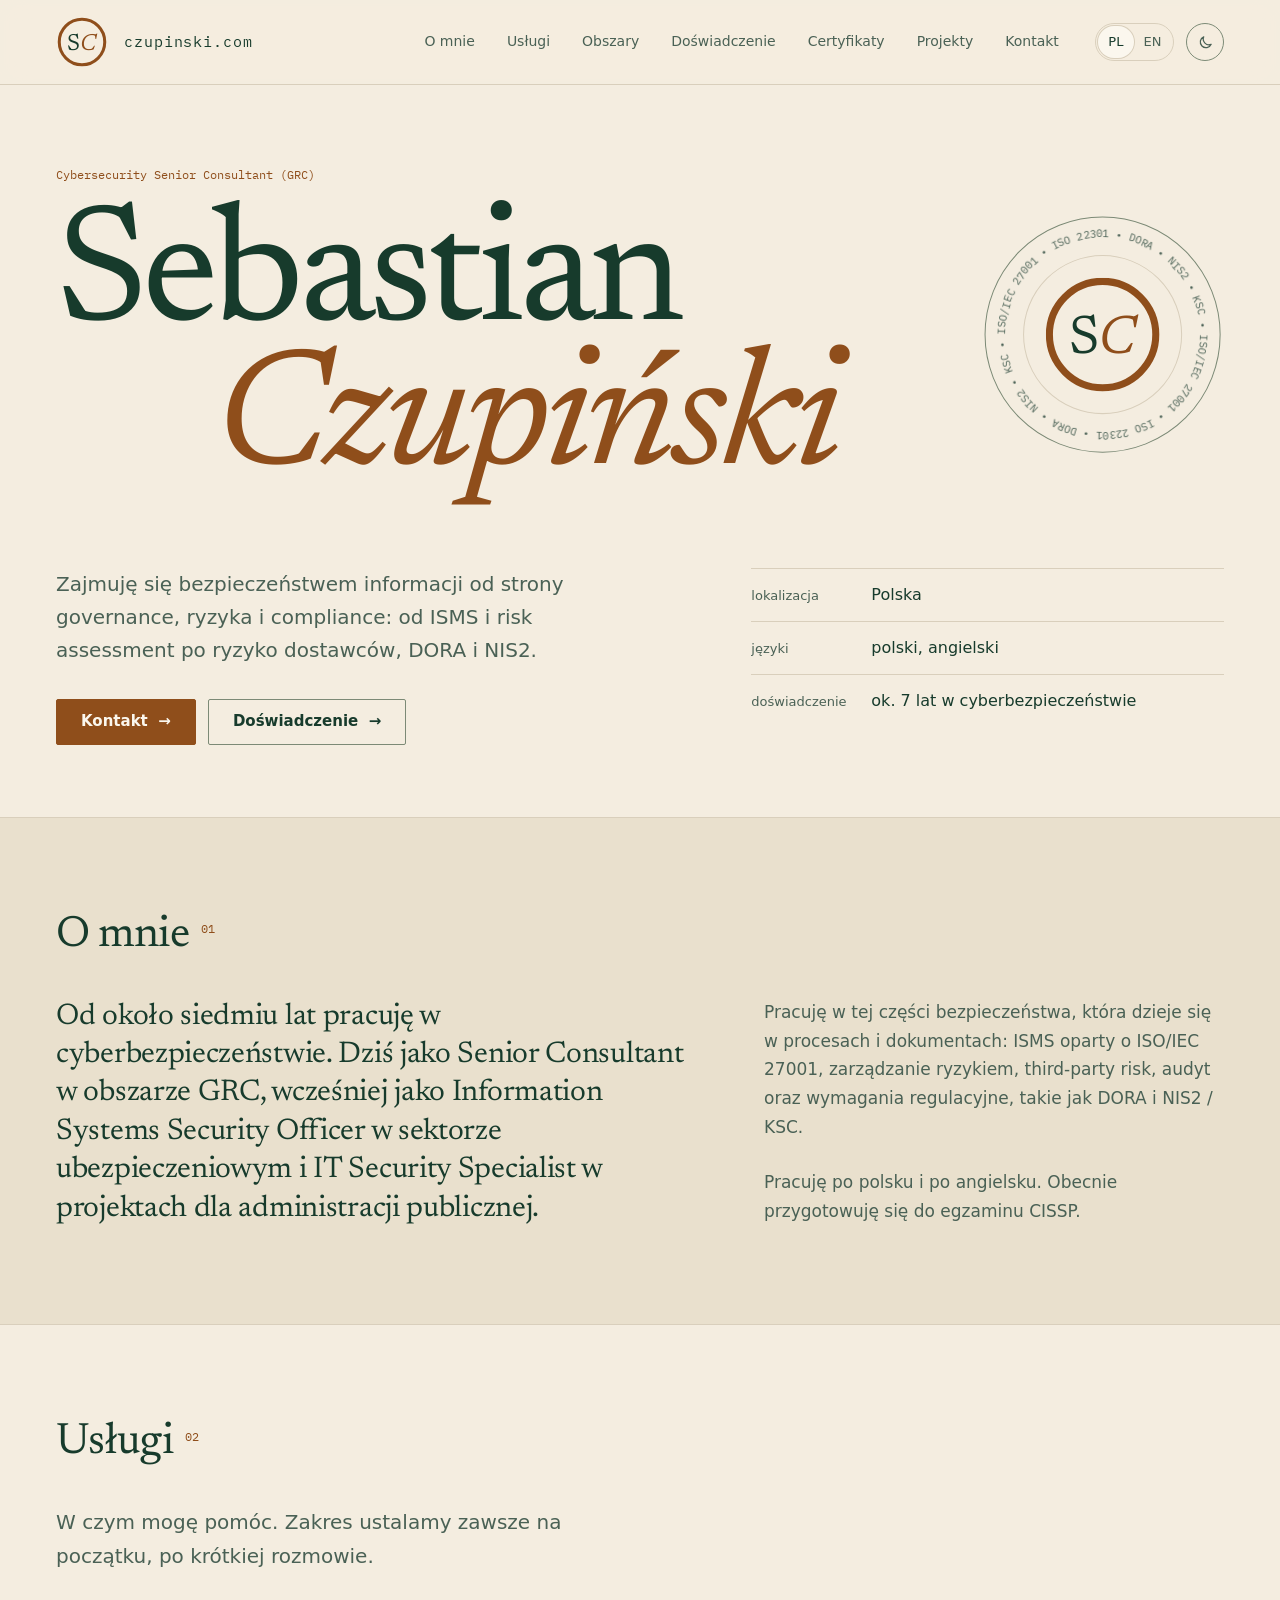
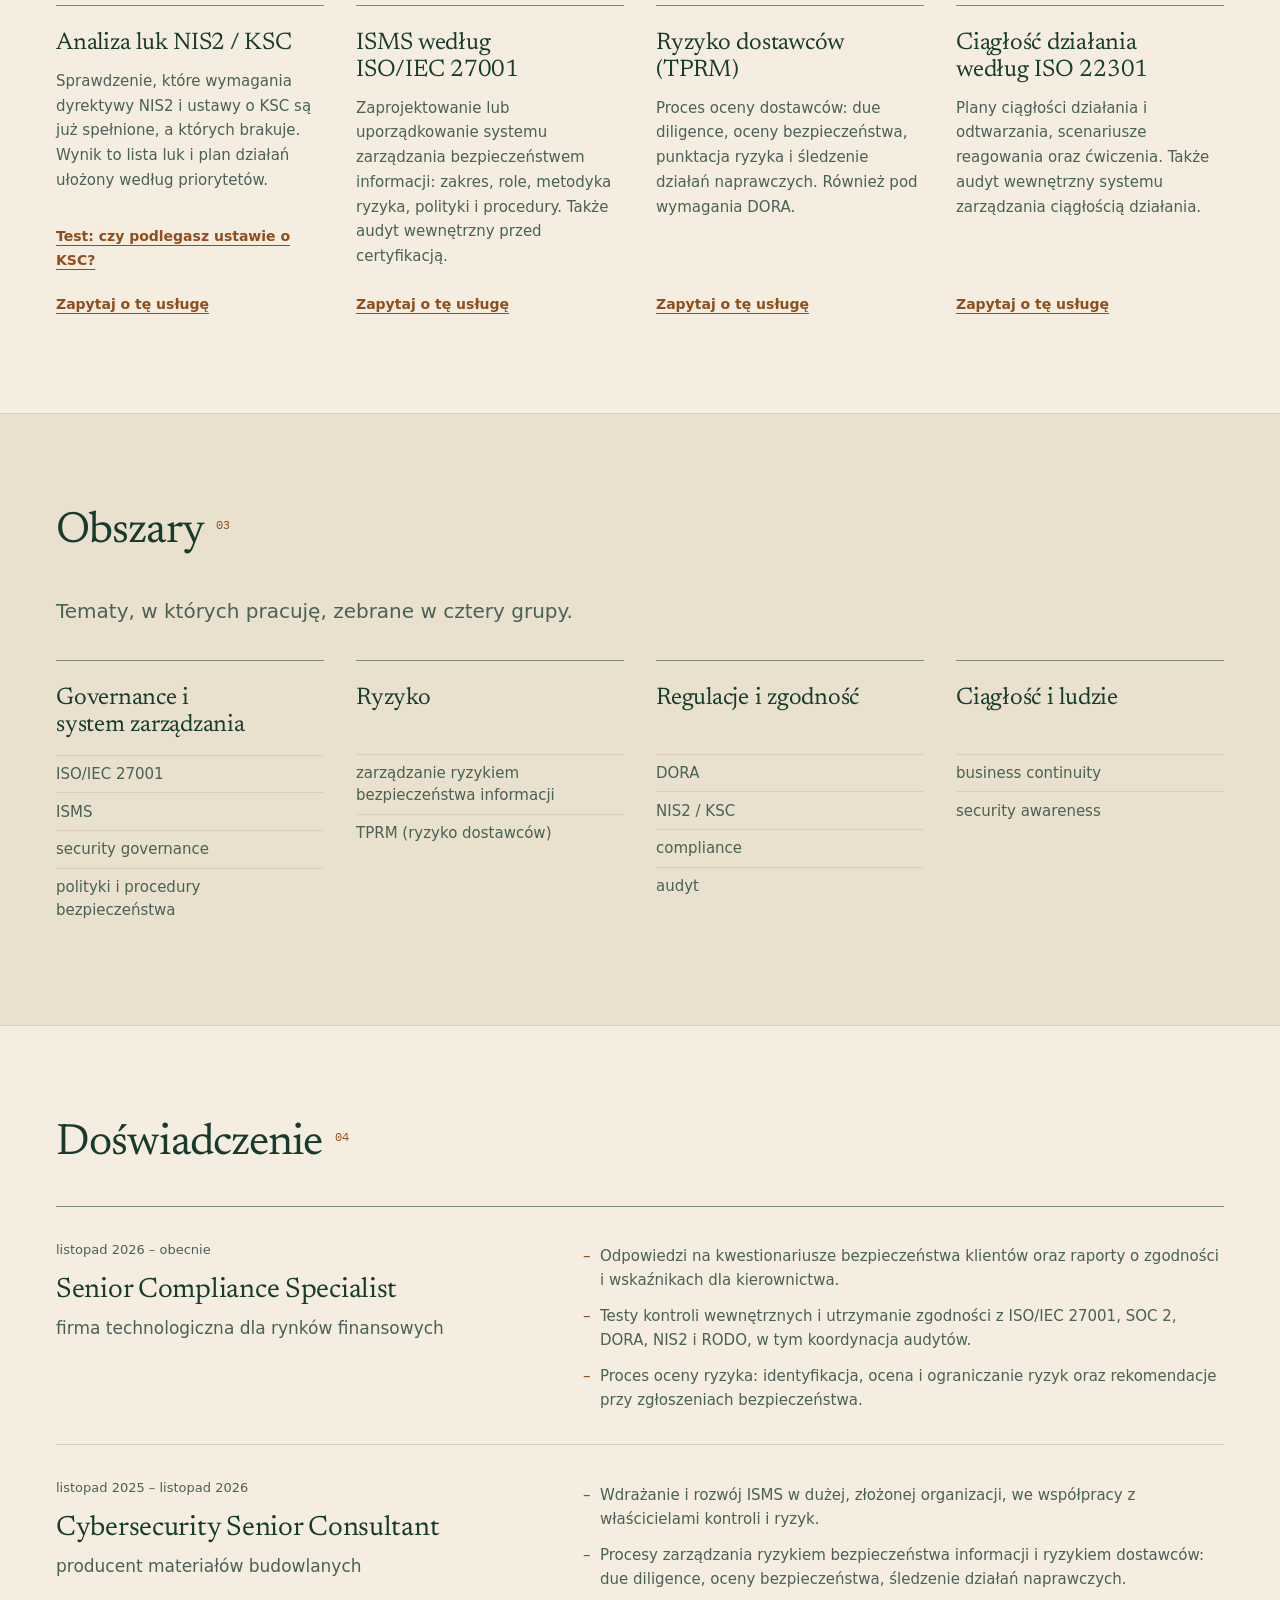
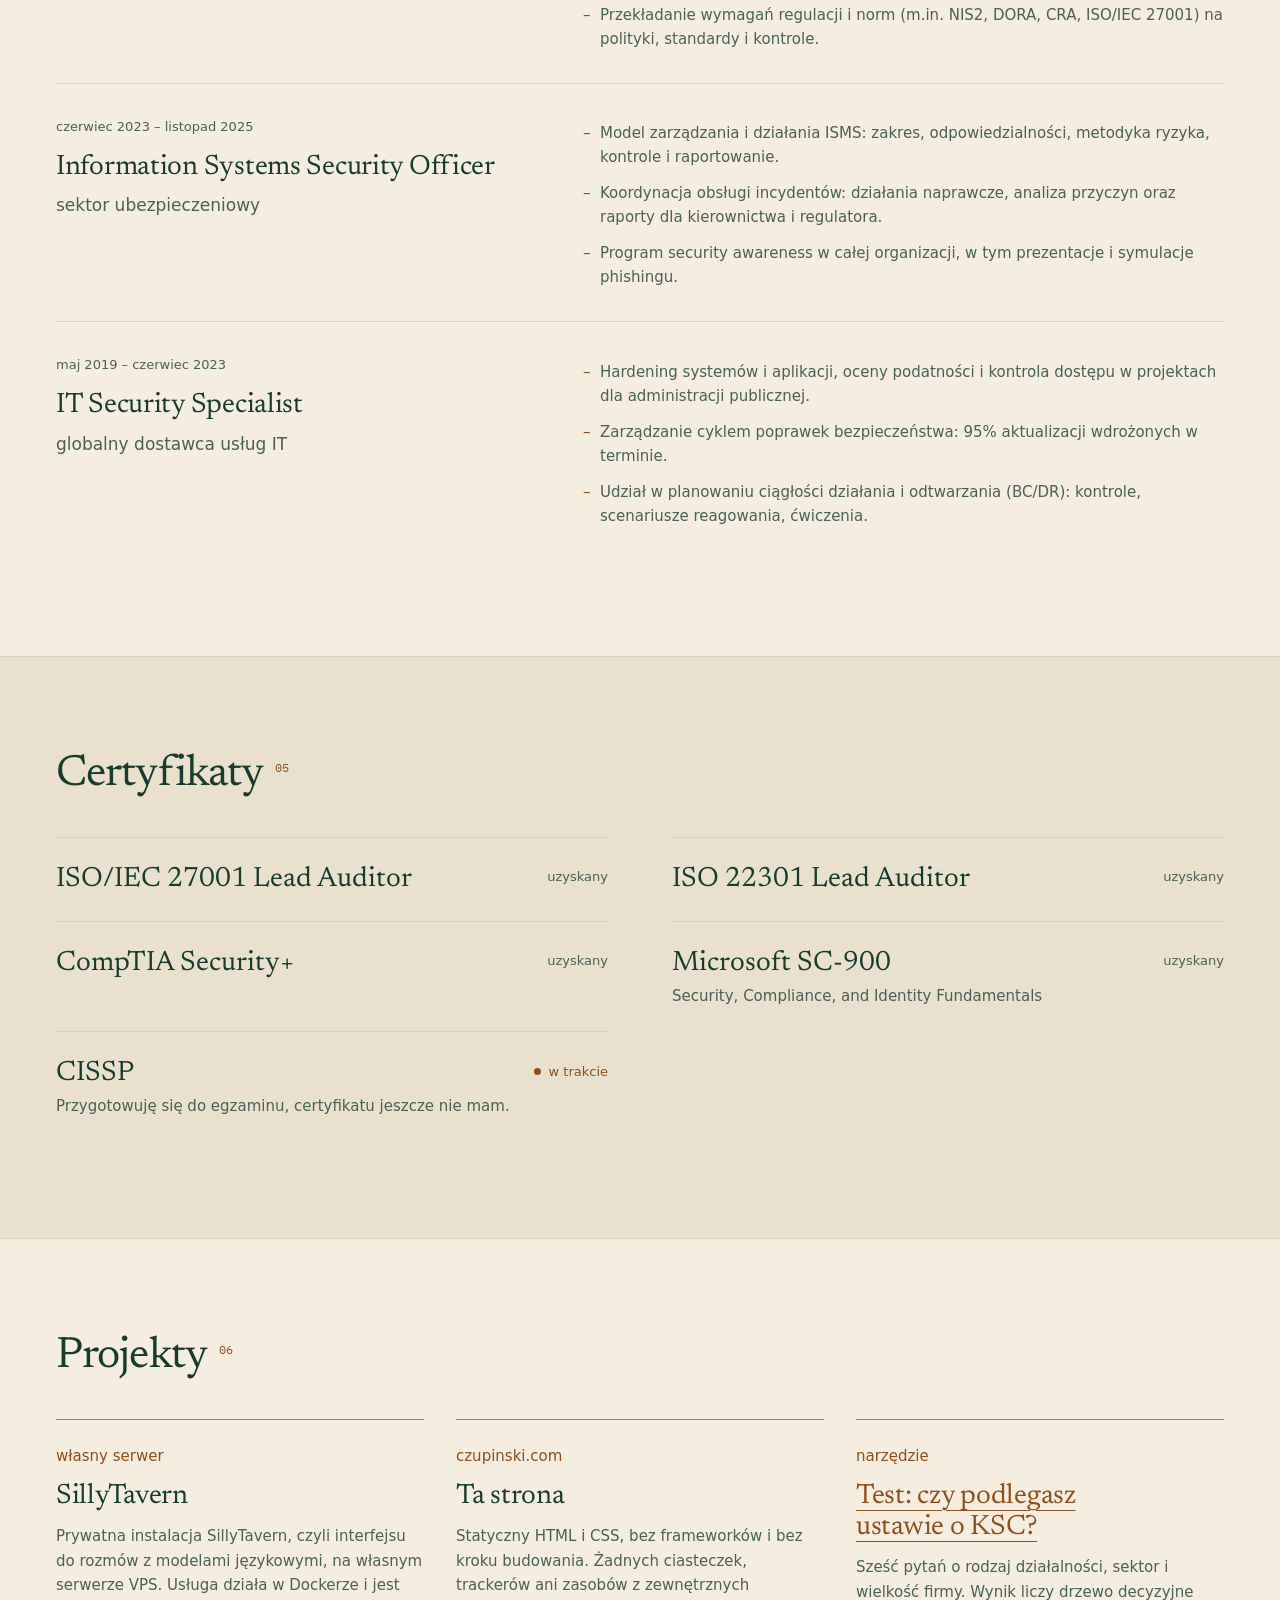
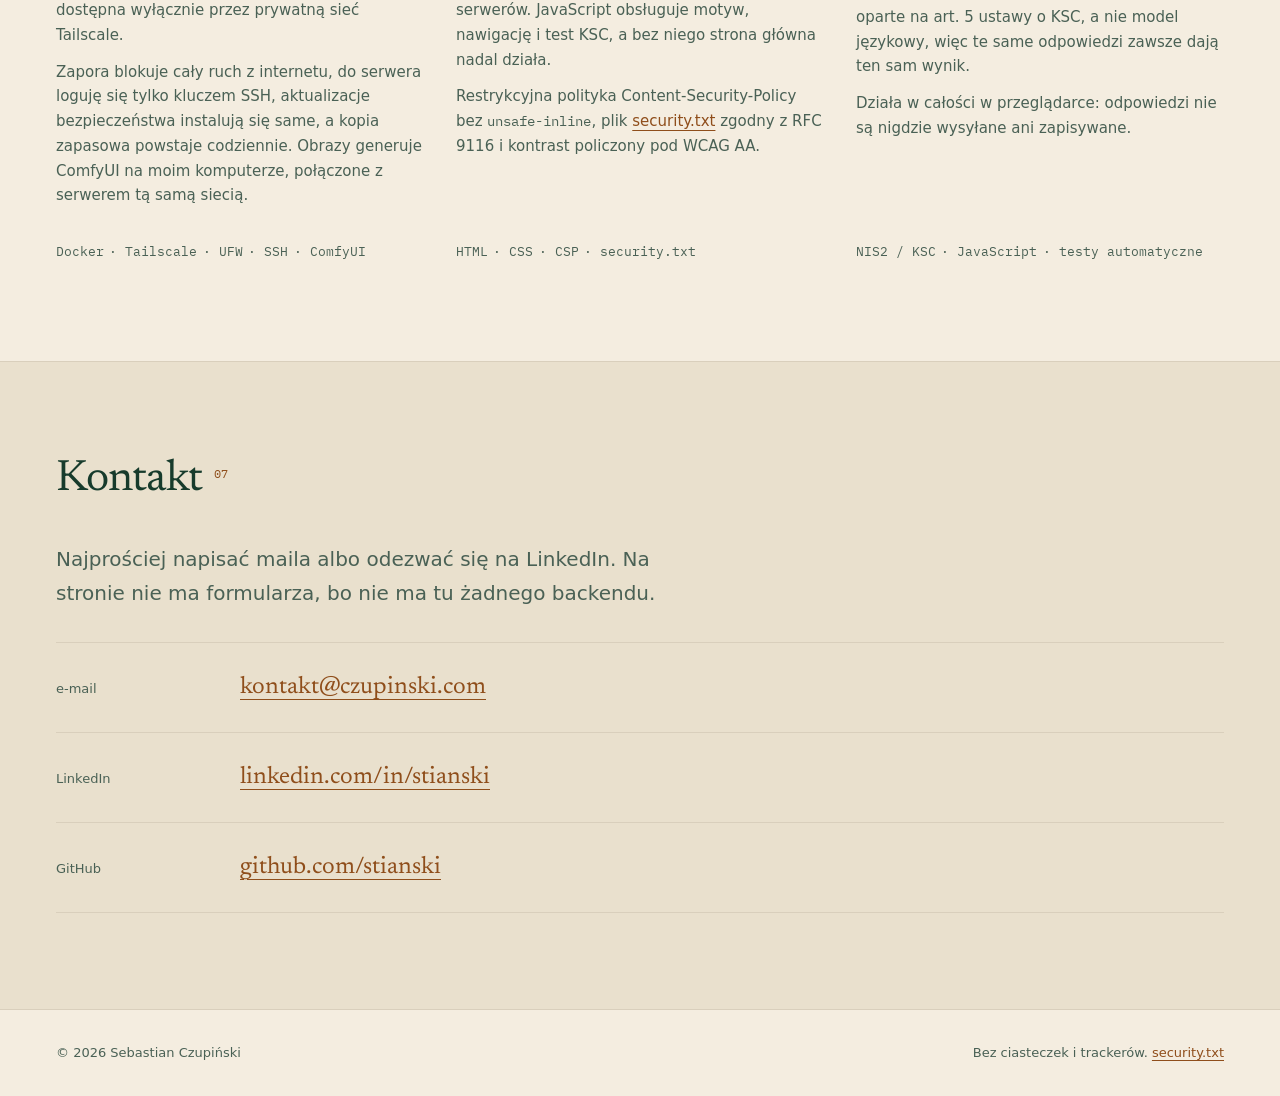
<file: index.html>
<!DOCTYPE html>
<!-- data-theme="dark" to wartość domyślna; theme.js podmienia ją na zapisany wybór. -->
<html lang="pl" data-theme="dark">
<head>
  <meta charset="utf-8">
  <meta name="viewport" content="width=device-width, initial-scale=1">

  <!--
    Content-Security-Policy. GitHub Pages nie pozwala ustawiać nagłówków HTTP,
    więc polityka jest w znaczniku meta. Zasada: wszystko zabronione (default-src 'none'),
    a potem dopuszczamy tylko własne pliki ('self'). Bez 'unsafe-inline'.
    Hash sha256 dopuszcza jeden konkretny blok inline: dane JSON-LD na dole <head>.
    Po każdej zmianie tego bloku hash trzeba policzyć od nowa: tools\csp-hash.ps1
    Uwaga: frame-ancestors nie działa w meta, to wymagałoby prawdziwego nagłówka.
  -->
  <meta http-equiv="Content-Security-Policy" content="default-src 'none'; script-src 'self' 'sha256-uf+V+81mCAwcq2b9zGaPlx1YVVVJV5bXtL/+klP1aIU='; style-src 'self'; img-src 'self'; font-src 'self'; base-uri 'none'; form-action 'none'">
  <meta name="referrer" content="strict-origin-when-cross-origin">

  <title>Sebastian Czupiński | Cybersecurity Senior Consultant (GRC)</title>
  <meta name="description" content="Sebastian Czupiński, Cybersecurity Senior Consultant (GRC). ISO/IEC 27001, ISMS, zarządzanie ryzykiem, TPRM, DORA, NIS2 / KSC.">
  <meta name="author" content="Sebastian Czupiński">
  <meta name="theme-color" content="#0f1f1a">

  <!-- Adres kanoniczny i powiązanie wersji językowych (dla wyszukiwarek). -->
  <link rel="canonical" href="https://czupinski.com/">
  <link rel="alternate" hreflang="pl" href="https://czupinski.com/">
  <link rel="alternate" hreflang="en" href="https://czupinski.com/en/">
  <link rel="alternate" hreflang="x-default" href="https://czupinski.com/">

  <!-- Open Graph: podgląd linku w komunikatorach i na LinkedIn. Adresy muszą być pełne. -->
  <meta property="og:type" content="website">
  <meta property="og:site_name" content="czupinski.com">
  <meta property="og:title" content="Sebastian Czupiński | Cybersecurity Senior Consultant (GRC)">
  <meta property="og:description" content="Bezpieczeństwo informacji od strony governance, ryzyka i compliance: ISMS, risk assessment, ryzyko dostawców, DORA i NIS2.">
  <meta property="og:url" content="https://czupinski.com/">
  <meta property="og:locale" content="pl_PL">
  <meta property="og:locale:alternate" content="en_GB">
  <meta property="og:image" content="https://czupinski.com/assets/img/og.png">
  <meta property="og:image:width" content="1200">
  <meta property="og:image:height" content="630">
  <meta property="og:image:alt" content="Sebastian Czupiński, Cybersecurity Senior Consultant (GRC)">
  <meta name="twitter:card" content="summary_large_image">

  <link rel="icon" href="assets/img/favicon.svg" type="image/svg+xml">
  <!-- Czcionka nagłówków pobierana z wyprzedzeniem, żeby imię i nazwisko w hero nie "przeskakiwało".
       Dwa pliki, bo "ń" siedzi w zestawie latin-ext. crossorigin jest wymagane przy czcionkach. -->
  <link rel="preload" href="assets/fonts/newsreader-latin-400-normal.woff2" as="font" type="font/woff2" crossorigin>
  <link rel="preload" href="assets/fonts/newsreader-latin-ext-400-italic.woff2" as="font" type="font/woff2" crossorigin>
  <link rel="stylesheet" href="assets/css/style.css">
  <!-- Celowo bez defer: skrypt ma ustawić motyw przed narysowaniem strony. -->
  <script src="assets/js/theme.js"></script>
  <!-- Menu na telefonie, aktywna sekcja, pasek postępu. defer = nie blokuje rysowania strony. -->
  <script src="assets/js/nav.js" defer></script>

  <!-- Dane strukturalne dla wyszukiwarek. Jedna linia, bo z jej treści liczony jest hash w CSP. -->
  <script type="application/ld+json">{"@context":"https://schema.org","@type":"Person","name":"Sebastian Czupiński","jobTitle":"Cybersecurity Senior Consultant (GRC)","url":"https://czupinski.com/","address":{"@type":"PostalAddress","addressCountry":"PL"},"knowsLanguage":["pl","en"],"knowsAbout":["ISO/IEC 27001","ISMS","Information security risk management","Third-party risk management (TPRM)","DORA","NIS2","Audit","Compliance","Security policies and procedures","Security governance","Business continuity","Security awareness"],"sameAs":["https://www.linkedin.com/in/stianski"]}</script>
</head>
<body>
  <a class="skip-link" href="#tresc">Przejdź do treści</a>

  <header class="site-header">
    <div class="container header-inner">
      <a class="brand" href="#top" aria-label="Sebastian Czupiński, początek strony">
        <svg class="brand-mark" viewBox="0 0 120 120" aria-hidden="true" focusable="false">
          <circle class="monogram-ring" cx="60" cy="60" r="52.5"/>
          <text class="monogram-letters" x="59" y="78" text-anchor="middle">S<tspan class="monogram-c">C</tspan></text>
        </svg>
        <span>czupinski.com</span>
      </a>

      <nav class="site-nav" id="menu" aria-label="Sekcje strony">
        <ul>
          <li><a href="#o-mnie">O mnie</a></li>
          <li><a href="#uslugi">Usługi</a></li>
          <li><a href="#obszary">Obszary</a></li>
          <li><a href="#doswiadczenie">Doświadczenie</a></li>
          <li><a href="#certyfikaty">Certyfikaty</a></li>
          <li><a href="#projekty">Projekty</a></li>
          <li><a href="#kontakt">Kontakt</a></li>
        </ul>
      </nav>

      <div class="header-tools">
        <nav class="lang-switch" aria-label="Wersja językowa">
          <span aria-current="true" lang="pl">PL</span>
          <!-- Pełna ścieżka do pliku (a nie samo "en/"), żeby link działał także po otwarciu
               strony dwuklikiem z dysku, gdzie nie ma serwera, który sam dobierze index.html. -->
          <a href="en/index.html" lang="en" hreflang="en" aria-label="English version">EN</a>
        </nav>
        <button class="theme-toggle" type="button" data-theme-toggle
                aria-label="Włącz motyw jasny"
                data-label-light="Włącz motyw jasny"
                data-label-dark="Włącz motyw ciemny">
          <svg class="icon-sun" viewBox="0 0 24 24" fill="none" stroke="currentColor" stroke-width="1.75" stroke-linecap="round" aria-hidden="true" focusable="false">
            <circle cx="12" cy="12" r="4"/>
            <path d="M12 2.5v2.5M12 19v2.5M2.5 12H5M19 12h2.5M5.3 5.3l1.8 1.8M16.9 16.9l1.8 1.8M5.3 18.7l1.8-1.8M16.9 7.1l1.8-1.8"/>
          </svg>
          <svg class="icon-moon" viewBox="0 0 24 24" fill="none" stroke="currentColor" stroke-width="1.75" stroke-linecap="round" stroke-linejoin="round" aria-hidden="true" focusable="false">
            <path d="M20 14.5A8 8 0 0 1 9.5 4a8 8 0 1 0 10.5 10.5z"/>
          </svg>
        </button>
        <!-- Przycisk menu: widoczny tylko na wąskim ekranie i tylko z JavaScriptem (nav.js). -->
        <button class="nav-toggle" type="button" data-nav-toggle
                aria-controls="menu" aria-expanded="false"
                aria-label="Otwórz menu"
                data-label-open="Otwórz menu"
                data-label-close="Zamknij menu">
          <svg class="icon-open" viewBox="0 0 24 24" fill="none" stroke="currentColor" stroke-width="1.75" stroke-linecap="round" aria-hidden="true" focusable="false">
            <path d="M4 8h16M4 16h16"/>
          </svg>
          <svg class="icon-close" viewBox="0 0 24 24" fill="none" stroke="currentColor" stroke-width="1.75" stroke-linecap="round" aria-hidden="true" focusable="false">
            <path d="M6 6l12 12M18 6L6 18"/>
          </svg>
        </button>
      </div>
    </div>
  </header>

  <main id="tresc">

    <!-- 1. HERO -->
    <section class="hero" id="top" aria-labelledby="hero-tytul">
      <div class="container hero-inner">
        <div>
          <p class="eyebrow">Cybersecurity Senior Consultant (GRC)</p>
          <h1 id="hero-tytul">Sebastian <span class="name-accent">Czupiński</span></h1>
          <p class="hero-lead">Zajmuję się bezpieczeństwem informacji od strony governance, ryzyka i compliance: od ISMS i risk assessment po ryzyko dostawców, DORA i NIS2.</p>
          <p class="hero-actions">
            <a class="button" href="#kontakt">Kontakt</a>
            <a class="button button-ghost" href="#doswiadczenie">Doświadczenie</a>
          </p>
          <dl class="hero-facts">
            <div><dt>lokalizacja</dt><dd>Polska</dd></div>
            <div><dt>języki</dt><dd>polski, angielski</dd></div>
            <div><dt>doświadczenie</dt><dd>ok. 7 lat w cyberbezpieczeństwie</dd></div>
          </dl>
        </div>
        <!-- "Pieczęć zgodności" zamiast zdjęcia: monogram, a dookoła normy i regulacje (te same,
             co w sekcji "Obszary"). Dekoracja, więc ukryta przed czytnikami ekranu. -->
        <svg class="seal" viewBox="0 0 240 240" aria-hidden="true" focusable="false">
          <defs>
            <path id="seal-path" d="M24 120A96 96 0 1 1 216 120A96 96 0 1 1 24 120"/>
          </defs>
          <circle class="seal-ring seal-ring-outer" cx="120" cy="120" r="116"/>
          <circle class="seal-ring" cx="120" cy="120" r="78"/>
          <g class="seal-spin">
            <text class="seal-text"><textPath href="#seal-path" textLength="596" lengthAdjust="spacing">ISO/IEC 27001 &#8226; ISO 22301 &#8226; DORA &#8226; NIS2 &#8226; KSC &#8226; ISO/IEC 27001 &#8226; ISO 22301 &#8226; DORA &#8226; NIS2 &#8226; KSC &#8226;</textPath></text>
          </g>
          <g transform="translate(60 60)">
            <circle class="monogram-ring" cx="60" cy="60" r="52.5"/>
            <text class="monogram-letters" x="59" y="78" text-anchor="middle">S<tspan class="monogram-c">C</tspan></text>
          </g>
        </svg>
      </div>
    </section>

    <!-- 2. O MNIE -->
    <section class="section band-alt" id="o-mnie" aria-labelledby="o-mnie-tytul">
      <div class="container section-inner">
        <header>
          <span class="section-label" aria-hidden="true">01</span>
          <h2 id="o-mnie-tytul">O mnie</h2>
        </header>
        <div class="prose">
          <p>Od około siedmiu lat pracuję w cyberbezpieczeństwie. Dziś jako Senior Consultant w obszarze GRC, wcześniej jako Information Systems Security Officer w sektorze ubezpieczeniowym i IT Security Specialist w projektach dla administracji publicznej.</p>
          <p>Pracuję w tej części bezpieczeństwa, która dzieje się w procesach i dokumentach: ISMS oparty o ISO/IEC 27001, zarządzanie ryzykiem, third-party risk, audyt oraz wymagania regulacyjne, takie jak DORA i NIS2 / KSC.</p>
          <p>Pracuję po polsku i po angielsku. Obecnie przygotowuję się do egzaminu CISSP.</p>
        </div>
      </div>
    </section>

    <!-- 3. USŁUGI
         Nowa usługa = skopiuj cały blok <article class="service"> ... </article>. -->
    <section class="section" id="uslugi" aria-labelledby="uslugi-tytul">
      <div class="container section-inner">
        <header>
          <span class="section-label" aria-hidden="true">02</span>
          <h2 id="uslugi-tytul">Usługi</h2>
        </header>
        <div>
          <p class="section-intro">W czym mogę pomóc. Zakres ustalamy zawsze na początku, po krótkiej rozmowie.</p>
          <div class="service-list">
            <article class="service">
              <h3>Analiza luk NIS2 / KSC</h3>
              <p>Sprawdzenie, które wymagania dyrektywy NIS2 i ustawy o KSC są już spełnione, a których brakuje. Wynik to lista luk i plan działań ułożony według priorytetów.</p>
              <!-- Link do narzędzia stoi nad linkiem kontaktowym, żeby "Zapytaj o tę usługę" było
                   w jednej linii we wszystkich kartach. -->
              <a href="narzedzia/czy-podlegam-pod-ksc/index.html">Test: czy podlegasz ustawie o KSC?</a>
              <a href="#kontakt">Zapytaj o tę usługę</a>
            </article>
            <article class="service">
              <h3>ISMS według ISO/IEC 27001</h3>
              <p>Zaprojektowanie lub uporządkowanie systemu zarządzania bezpieczeństwem informacji: zakres, role, metodyka ryzyka, polityki i procedury. Także audyt wewnętrzny przed certyfikacją.</p>
              <a href="#kontakt">Zapytaj o tę usługę</a>
            </article>
            <article class="service">
              <h3>Ryzyko dostawców (TPRM)</h3>
              <p>Proces oceny dostawców: due diligence, oceny bezpieczeństwa, punktacja ryzyka i śledzenie działań naprawczych. Również pod wymagania DORA.</p>
              <a href="#kontakt">Zapytaj o tę usługę</a>
            </article>
            <article class="service">
              <h3>Ciągłość działania według ISO 22301</h3>
              <p>Plany ciągłości działania i odtwarzania, scenariusze reagowania oraz ćwiczenia. Także audyt wewnętrzny systemu zarządzania ciągłością działania.</p>
              <a href="#kontakt">Zapytaj o tę usługę</a>
            </article>
          </div>
        </div>
      </div>
    </section>

    <!-- 4. OBSZARY -->
    <section class="section band-alt" id="obszary" aria-labelledby="obszary-tytul">
      <div class="container section-inner">
        <header>
          <span class="section-label" aria-hidden="true">03</span>
          <h2 id="obszary-tytul">Obszary</h2>
        </header>
        <div>
          <p class="section-intro">Tematy, w których pracuję, zebrane w cztery grupy.</p>
          <div class="area-grid">
            <div class="area">
              <h3>Governance i system zarządzania</h3>
              <ul class="tags">
                <li>ISO/IEC 27001</li>
                <li>ISMS</li>
                <li>security governance</li>
                <li>polityki i procedury bezpieczeństwa</li>
              </ul>
            </div>
            <div class="area">
              <h3>Ryzyko</h3>
              <ul class="tags">
                <li>zarządzanie ryzykiem bezpieczeństwa informacji</li>
                <li>TPRM (ryzyko dostawców)</li>
              </ul>
            </div>
            <div class="area">
              <h3>Regulacje i zgodność</h3>
              <ul class="tags">
                <li>DORA</li>
                <li>NIS2 / KSC</li>
                <li>compliance</li>
                <li>audyt</li>
              </ul>
            </div>
            <div class="area">
              <h3>Ciągłość i ludzie</h3>
              <ul class="tags">
                <li>business continuity</li>
                <li>security awareness</li>
              </ul>
            </div>
          </div>
        </div>
      </div>
    </section>

    <!-- 5. DOŚWIADCZENIE -->
    <section class="section" id="doswiadczenie" aria-labelledby="doswiadczenie-tytul">
      <div class="container section-inner">
        <header>
          <span class="section-label" aria-hidden="true">04</span>
          <h2 id="doswiadczenie-tytul">Doświadczenie</h2>
        </header>
        <!-- Lista uporządkowana (ol), bo kolejność ma znaczenie: od najnowszej roli.
             Każda pozycja: lewa część (daty, stanowisko, firma), prawa część (najważniejsze zadania). -->
        <ol class="timeline">
          <li>
            <div class="timeline-head">
              <p class="timeline-meta">listopad 2026 – obecnie</p>
              <h3>Senior Compliance Specialist</h3>
              <p class="timeline-context">firma technologiczna dla rynków finansowych</p>
            </div>
            <!-- Nazwy pracodawców są na razie ukryte (zostaje sama branża). Pełne nazwy: docs/TODO.md.
                 Zakres tej roli to zakres obowiązków, nie osiągnięcia: do poprawienia po kilku miesiącach. -->
            <ul class="timeline-points">
              <li>Odpowiedzi na kwestionariusze bezpieczeństwa klientów oraz raporty o zgodności i wskaźnikach dla kierownictwa.</li>
              <li>Testy kontroli wewnętrznych i utrzymanie zgodności z ISO/IEC 27001, SOC 2, DORA, NIS2 i RODO, w tym koordynacja audytów.</li>
              <li>Proces oceny ryzyka: identyfikacja, ocena i ograniczanie ryzyk oraz rekomendacje przy zgłoszeniach bezpieczeństwa.</li>
            </ul>
          </li>
          <li>
            <div class="timeline-head">
              <p class="timeline-meta">listopad 2025 – listopad 2026</p>
              <h3>Cybersecurity Senior Consultant</h3>
              <p class="timeline-context">producent materiałów budowlanych</p>
            </div>
            <ul class="timeline-points">
              <li>Wdrażanie i rozwój ISMS w dużej, złożonej organizacji, we współpracy z właścicielami kontroli i ryzyk.</li>
              <li>Procesy zarządzania ryzykiem bezpieczeństwa informacji i ryzykiem dostawców: due diligence, oceny bezpieczeństwa, śledzenie działań naprawczych.</li>
              <li>Przekładanie wymagań regulacji i norm (m.in. NIS2, DORA, CRA, ISO/IEC 27001) na polityki, standardy i kontrole.</li>
            </ul>
          </li>
          <li>
            <div class="timeline-head">
              <p class="timeline-meta">czerwiec 2023 – listopad 2025</p>
              <h3>Information Systems Security Officer</h3>
              <p class="timeline-context">sektor ubezpieczeniowy</p>
            </div>
            <ul class="timeline-points">
              <li>Model zarządzania i działania ISMS: zakres, odpowiedzialności, metodyka ryzyka, kontrole i raportowanie.</li>
              <li>Koordynacja obsługi incydentów: działania naprawcze, analiza przyczyn oraz raporty dla kierownictwa i regulatora.</li>
              <li>Program security awareness w całej organizacji, w tym prezentacje i symulacje phishingu.</li>
            </ul>
          </li>
          <li>
            <div class="timeline-head">
              <p class="timeline-meta">maj 2019 – czerwiec 2023</p>
              <h3>IT Security Specialist</h3>
              <p class="timeline-context">globalny dostawca usług IT</p>
            </div>
            <ul class="timeline-points">
              <li>Hardening systemów i aplikacji, oceny podatności i kontrola dostępu w projektach dla administracji publicznej.</li>
              <li>Zarządzanie cyklem poprawek bezpieczeństwa: 95% aktualizacji wdrożonych w terminie.</li>
              <li>Udział w planowaniu ciągłości działania i odtwarzania (BC/DR): kontrole, scenariusze reagowania, ćwiczenia.</li>
            </ul>
          </li>
        </ol>
      </div>
    </section>

    <!-- 6. CERTYFIKATY -->
    <section class="section band-alt" id="certyfikaty" aria-labelledby="certyfikaty-tytul">
      <div class="container section-inner">
        <header>
          <span class="section-label" aria-hidden="true">05</span>
          <h2 id="certyfikaty-tytul">Certyfikaty</h2>
        </header>
        <ul class="cert-list">
          <li>
            <span class="cert-name">ISO/IEC 27001 Lead Auditor</span>
            <span class="status">uzyskany</span>
          </li>
          <li>
            <span class="cert-name">ISO 22301 Lead Auditor</span>
            <span class="status">uzyskany</span>
          </li>
          <li>
            <span class="cert-name">CompTIA Security+</span>
            <span class="status">uzyskany</span>
          </li>
          <li>
            <span class="cert-name">Microsoft SC-900
              <span class="cert-detail" lang="en">Security, Compliance, and Identity Fundamentals</span>
            </span>
            <span class="status">uzyskany</span>
          </li>
          <li>
            <span class="cert-name">CISSP
              <span class="cert-detail">Przygotowuję się do egzaminu, certyfikatu jeszcze nie mam.</span>
            </span>
            <span class="status status-progress">w trakcie</span>
          </li>
        </ul>
      </div>
    </section>

    <!-- 7. PROJEKTY
         Nowy projekt = skopiuj cały blok <article class="card"> ... </article>
         i podmień treść. Szczegóły w README.md. -->
    <section class="section" id="projekty" aria-labelledby="projekty-tytul">
      <div class="container section-inner">
        <header>
          <span class="section-label" aria-hidden="true">06</span>
          <h2 id="projekty-tytul">Projekty</h2>
        </header>
        <div class="card-grid">
          <article class="card">
            <p class="card-kicker">własny serwer</p>
            <h3>SillyTavern</h3>
            <p>Prywatna instalacja SillyTavern, czyli interfejsu do rozmów z modelami językowymi, na własnym serwerze VPS. Usługa działa w Dockerze i jest dostępna wyłącznie przez prywatną sieć Tailscale.</p>
            <p>Zapora blokuje cały ruch z internetu, do serwera loguję się tylko kluczem SSH, aktualizacje bezpieczeństwa instalują się same, a kopia zapasowa powstaje codziennie. Obrazy generuje ComfyUI na moim komputerze, połączone z serwerem tą samą siecią.</p>
            <ul class="tags">
              <li>Docker</li>
              <li>Tailscale</li>
              <li>UFW</li>
              <li>SSH</li>
              <li>ComfyUI</li>
            </ul>
          </article>

          <article class="card">
            <p class="card-kicker">czupinski.com</p>
            <h3>Ta strona</h3>
            <p>Statyczny HTML i CSS, bez frameworków i bez kroku budowania. Żadnych ciasteczek, trackerów ani zasobów z zewnętrznych serwerów. JavaScript obsługuje motyw, nawigację i test KSC, a bez niego strona główna nadal działa.</p>
            <p>Restrykcyjna polityka Content-Security-Policy bez <code>unsafe-inline</code>, plik <a href=".well-known/security.txt">security.txt</a> zgodny z RFC 9116 i kontrast policzony pod WCAG AA.</p>
            <ul class="tags">
              <li>HTML</li>
              <li>CSS</li>
              <li>CSP</li>
              <li>security.txt</li>
            </ul>
          </article>

          <article class="card">
            <p class="card-kicker">narzędzie</p>
            <h3><a href="narzedzia/czy-podlegam-pod-ksc/index.html">Test: czy podlegasz ustawie o KSC?</a></h3>
            <p>Sześć pytań o rodzaj działalności, sektor i wielkość firmy. Wynik liczy drzewo decyzyjne oparte na art. 5 ustawy o KSC, a nie model językowy, więc te same odpowiedzi zawsze dają ten sam wynik.</p>
            <p>Działa w całości w przeglądarce: odpowiedzi nie są nigdzie wysyłane ani zapisywane.</p>
            <ul class="tags">
              <li>NIS2 / KSC</li>
              <li>JavaScript</li>
              <li>testy automatyczne</li>
            </ul>
          </article>
        </div>
      </div>
    </section>

    <!-- Sekcja "Więcej ode mnie" (promowane odnośniki) została usunięta 19.11.2026, bo nie było
         czym jej wypełnić. Wzór do przywrócenia jest w historii Gita (commit baf159d). -->

    <!-- 8. KONTAKT -->
    <section class="section band-alt" id="kontakt" aria-labelledby="kontakt-tytul">
      <div class="container section-inner">
        <header>
          <span class="section-label" aria-hidden="true">07</span>
          <h2 id="kontakt-tytul">Kontakt</h2>
        </header>
        <div>
          <p class="section-intro">Najprościej napisać maila albo odezwać się na LinkedIn. Na stronie nie ma formularza, bo nie ma tu żadnego backendu.</p>
          <!-- Po uzupełnieniu danych zamień znaczniki na linki. Gotowe wzory są w docs/WDROZENIE.md. -->
          <dl class="contact-list">
            <div><dt>e-mail</dt><dd><a href="mailto:kontakt@czupinski.com">kontakt@czupinski.com</a></dd></div>
            <div><dt>LinkedIn</dt><dd><a href="https://www.linkedin.com/in/stianski" rel="noopener noreferrer">linkedin.com/in/stianski</a></dd></div>
            <div><dt>GitHub</dt><dd><a href="https://github.com/stianski" rel="noopener noreferrer">github.com/stianski</a></dd></div>
          </dl>
        </div>
      </div>
    </section>

  </main>

  <!-- 8. STOPKA -->
  <footer class="site-footer">
    <div class="container footer-inner">
      <p>© 2026 Sebastian Czupiński</p>
      <p>Bez ciasteczek i trackerów. <a href=".well-known/security.txt">security.txt</a></p>
    </div>
  </footer>
</body>
</html>
</file>
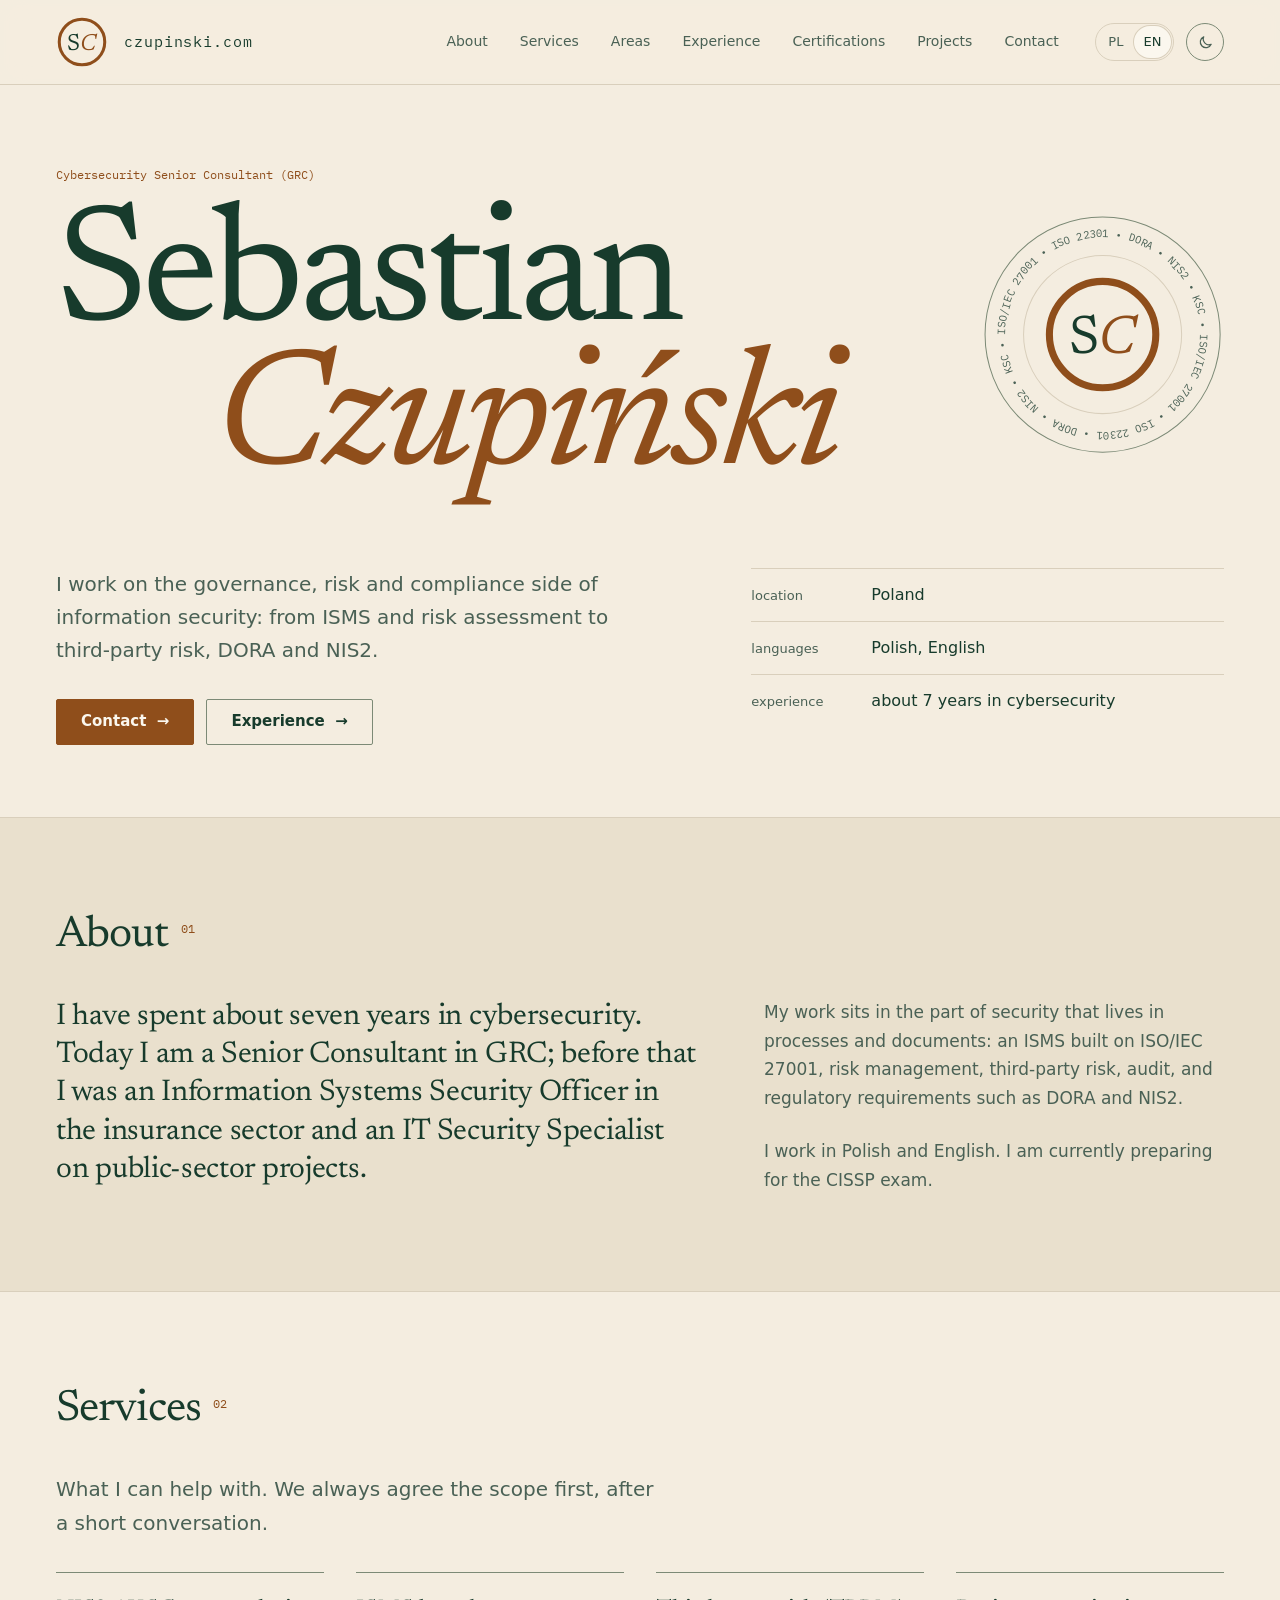
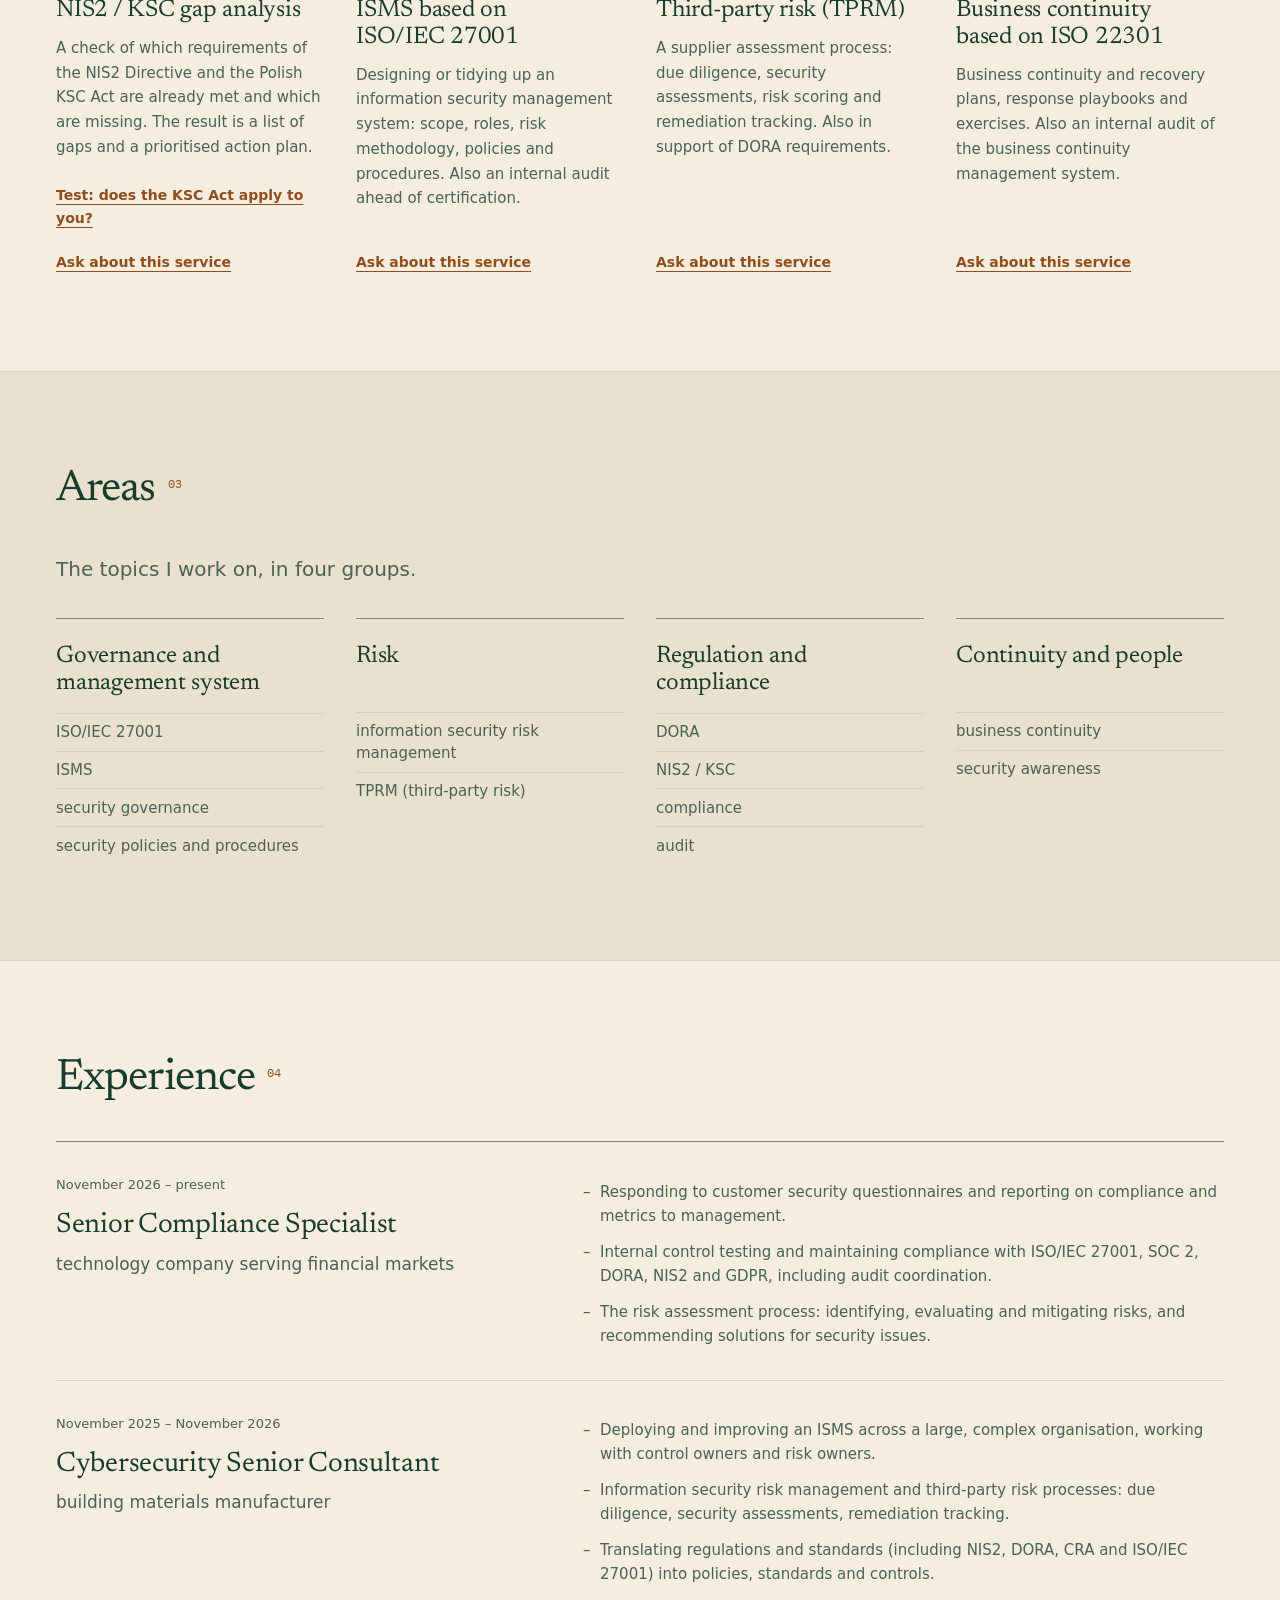
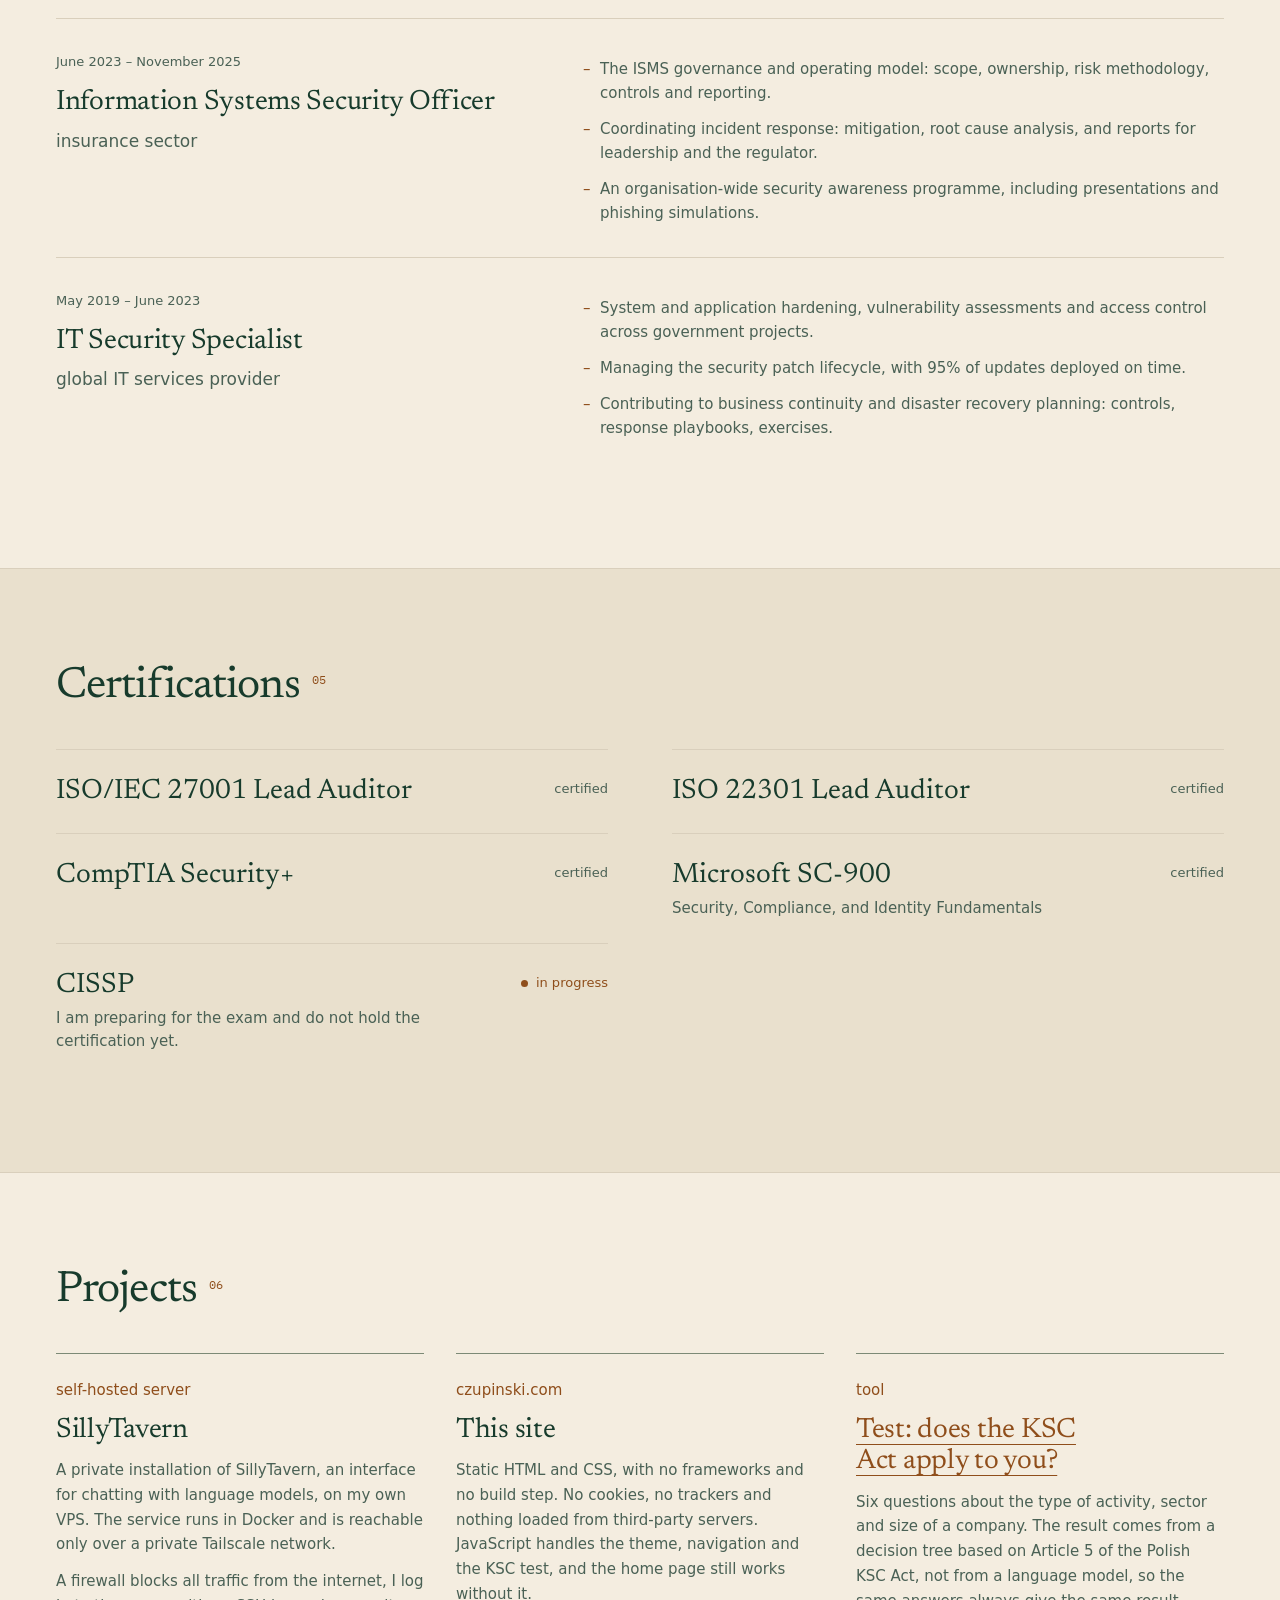
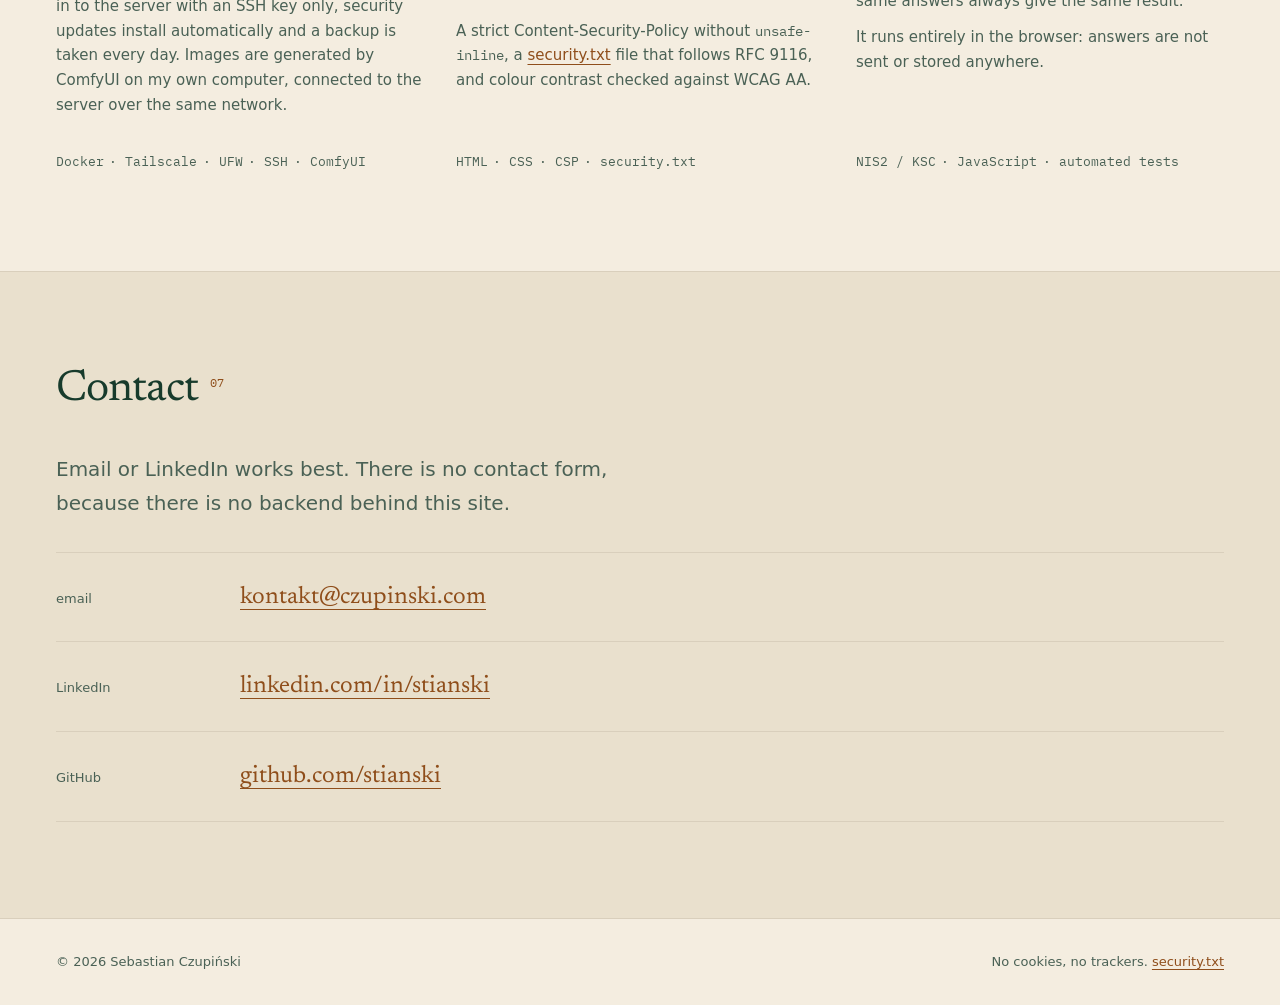
<file: en/index.html>
<!DOCTYPE html>
<!-- Wersja angielska. Struktura jest identyczna jak w /index.html, różni się treść,
     identyfikatory kotwic i ścieżki do zasobów (../ bo plik leży w katalogu /en/). -->
<html lang="en" data-theme="dark">
<head>
  <meta charset="utf-8">
  <meta name="viewport" content="width=device-width, initial-scale=1">

  <!-- Polityka CSP opisana w /index.html. Hash jest inny, bo blok JSON-LD ma inną treść. -->
  <meta http-equiv="Content-Security-Policy" content="default-src 'none'; script-src 'self' 'sha256-ThbtNAW8D0y4aCmv2MQo83vtmbfObF8yWcRM6Jve+NU='; style-src 'self'; img-src 'self'; font-src 'self'; base-uri 'none'; form-action 'none'">
  <meta name="referrer" content="strict-origin-when-cross-origin">

  <title>Sebastian Czupiński | Cybersecurity Senior Consultant (GRC)</title>
  <meta name="description" content="Sebastian Czupiński, Cybersecurity Senior Consultant (GRC). ISO/IEC 27001, ISMS, risk management, TPRM, DORA, NIS2.">
  <meta name="author" content="Sebastian Czupiński">
  <meta name="theme-color" content="#0f1f1a">

  <link rel="canonical" href="https://czupinski.com/en/">
  <link rel="alternate" hreflang="pl" href="https://czupinski.com/">
  <link rel="alternate" hreflang="en" href="https://czupinski.com/en/">
  <link rel="alternate" hreflang="x-default" href="https://czupinski.com/">

  <meta property="og:type" content="website">
  <meta property="og:site_name" content="czupinski.com">
  <meta property="og:title" content="Sebastian Czupiński | Cybersecurity Senior Consultant (GRC)">
  <meta property="og:description" content="Information security from the governance, risk and compliance side: ISMS, risk assessment, third-party risk, DORA and NIS2.">
  <meta property="og:url" content="https://czupinski.com/en/">
  <meta property="og:locale" content="en_GB">
  <meta property="og:locale:alternate" content="pl_PL">
  <meta property="og:image" content="https://czupinski.com/assets/img/og.png">
  <meta property="og:image:width" content="1200">
  <meta property="og:image:height" content="630">
  <meta property="og:image:alt" content="Sebastian Czupiński, Cybersecurity Senior Consultant (GRC)">
  <meta name="twitter:card" content="summary_large_image">

  <link rel="icon" href="../assets/img/favicon.svg" type="image/svg+xml">
  <link rel="preload" href="../assets/fonts/newsreader-latin-400-normal.woff2" as="font" type="font/woff2" crossorigin>
  <link rel="preload" href="../assets/fonts/newsreader-latin-ext-400-italic.woff2" as="font" type="font/woff2" crossorigin>
  <link rel="stylesheet" href="../assets/css/style.css">
  <script src="../assets/js/theme.js"></script>
  <script src="../assets/js/nav.js" defer></script>

  <script type="application/ld+json">{"@context":"https://schema.org","@type":"Person","name":"Sebastian Czupiński","jobTitle":"Cybersecurity Senior Consultant (GRC)","url":"https://czupinski.com/en/","address":{"@type":"PostalAddress","addressCountry":"PL"},"knowsLanguage":["pl","en"],"knowsAbout":["ISO/IEC 27001","ISMS","Information security risk management","Third-party risk management (TPRM)","DORA","NIS2","Audit","Compliance","Security policies and procedures","Security governance","Business continuity","Security awareness"],"sameAs":["https://www.linkedin.com/in/stianski"]}</script>
</head>
<body>
  <a class="skip-link" href="#content">Skip to content</a>

  <header class="site-header">
    <div class="container header-inner">
      <a class="brand" href="#top" aria-label="Sebastian Czupiński, back to top">
        <svg class="brand-mark" viewBox="0 0 120 120" aria-hidden="true" focusable="false">
          <circle class="monogram-ring" cx="60" cy="60" r="52.5"/>
          <text class="monogram-letters" x="59" y="78" text-anchor="middle">S<tspan class="monogram-c">C</tspan></text>
        </svg>
        <span>czupinski.com</span>
      </a>

      <nav class="site-nav" id="menu" aria-label="Page sections">
        <ul>
          <li><a href="#about">About</a></li>
          <li><a href="#services">Services</a></li>
          <li><a href="#areas">Areas</a></li>
          <li><a href="#experience">Experience</a></li>
          <li><a href="#certifications">Certifications</a></li>
          <li><a href="#projects">Projects</a></li>
          <li><a href="#contact">Contact</a></li>
        </ul>
      </nav>

      <div class="header-tools">
        <nav class="lang-switch" aria-label="Language">
          <a href="../index.html" lang="pl" hreflang="pl" aria-label="Wersja polska">PL</a>
          <span aria-current="true" lang="en">EN</span>
        </nav>
        <button class="theme-toggle" type="button" data-theme-toggle
                aria-label="Switch to light theme"
                data-label-light="Switch to light theme"
                data-label-dark="Switch to dark theme">
          <svg class="icon-sun" viewBox="0 0 24 24" fill="none" stroke="currentColor" stroke-width="1.75" stroke-linecap="round" aria-hidden="true" focusable="false">
            <circle cx="12" cy="12" r="4"/>
            <path d="M12 2.5v2.5M12 19v2.5M2.5 12H5M19 12h2.5M5.3 5.3l1.8 1.8M16.9 16.9l1.8 1.8M5.3 18.7l1.8-1.8M16.9 7.1l1.8-1.8"/>
          </svg>
          <svg class="icon-moon" viewBox="0 0 24 24" fill="none" stroke="currentColor" stroke-width="1.75" stroke-linecap="round" stroke-linejoin="round" aria-hidden="true" focusable="false">
            <path d="M20 14.5A8 8 0 0 1 9.5 4a8 8 0 1 0 10.5 10.5z"/>
          </svg>
        </button>
        <button class="nav-toggle" type="button" data-nav-toggle
                aria-controls="menu" aria-expanded="false"
                aria-label="Open menu"
                data-label-open="Open menu"
                data-label-close="Close menu">
          <svg class="icon-open" viewBox="0 0 24 24" fill="none" stroke="currentColor" stroke-width="1.75" stroke-linecap="round" aria-hidden="true" focusable="false">
            <path d="M4 8h16M4 16h16"/>
          </svg>
          <svg class="icon-close" viewBox="0 0 24 24" fill="none" stroke="currentColor" stroke-width="1.75" stroke-linecap="round" aria-hidden="true" focusable="false">
            <path d="M6 6l12 12M18 6L6 18"/>
          </svg>
        </button>
      </div>
    </div>
  </header>

  <main id="content">

    <!-- 1. HERO -->
    <section class="hero" id="top" aria-labelledby="hero-title">
      <div class="container hero-inner">
        <div>
          <p class="eyebrow">Cybersecurity Senior Consultant (GRC)</p>
          <h1 id="hero-title">Sebastian <span class="name-accent">Czupiński</span></h1>
          <p class="hero-lead">I work on the governance, risk and compliance side of information security: from ISMS and risk assessment to third-party risk, DORA and NIS2.</p>
          <p class="hero-actions">
            <a class="button" href="#contact">Contact</a>
            <a class="button button-ghost" href="#experience">Experience</a>
          </p>
          <dl class="hero-facts">
            <div><dt>location</dt><dd>Poland</dd></div>
            <div><dt>languages</dt><dd>Polish, English</dd></div>
            <div><dt>experience</dt><dd>about 7 years in cybersecurity</dd></div>
          </dl>
        </div>
        <svg class="seal" viewBox="0 0 240 240" aria-hidden="true" focusable="false">
          <defs>
            <path id="seal-path" d="M24 120A96 96 0 1 1 216 120A96 96 0 1 1 24 120"/>
          </defs>
          <circle class="seal-ring seal-ring-outer" cx="120" cy="120" r="116"/>
          <circle class="seal-ring" cx="120" cy="120" r="78"/>
          <g class="seal-spin">
            <text class="seal-text"><textPath href="#seal-path" textLength="596" lengthAdjust="spacing">ISO/IEC 27001 &#8226; ISO 22301 &#8226; DORA &#8226; NIS2 &#8226; KSC &#8226; ISO/IEC 27001 &#8226; ISO 22301 &#8226; DORA &#8226; NIS2 &#8226; KSC &#8226;</textPath></text>
          </g>
          <g transform="translate(60 60)">
            <circle class="monogram-ring" cx="60" cy="60" r="52.5"/>
            <text class="monogram-letters" x="59" y="78" text-anchor="middle">S<tspan class="monogram-c">C</tspan></text>
          </g>
        </svg>
      </div>
    </section>

    <!-- 2. ABOUT -->
    <section class="section band-alt" id="about" aria-labelledby="about-title">
      <div class="container section-inner">
        <header>
          <span class="section-label" aria-hidden="true">01</span>
          <h2 id="about-title">About</h2>
        </header>
        <div class="prose">
          <p>I have spent about seven years in cybersecurity. Today I am a Senior Consultant in GRC; before that I was an Information Systems Security Officer in the insurance sector and an IT Security Specialist on public-sector projects.</p>
          <p>My work sits in the part of security that lives in processes and documents: an ISMS built on ISO/IEC 27001, risk management, third-party risk, audit, and regulatory requirements such as DORA and NIS2.</p>
          <p>I work in Polish and English. I am currently preparing for the CISSP exam.</p>
        </div>
      </div>
    </section>

    <!-- 3. SERVICES
         Nowa usługa = skopiuj cały blok <article class="service"> ... </article>.
         Pamiętaj o tej samej zmianie w /index.html. -->
    <section class="section" id="services" aria-labelledby="services-title">
      <div class="container section-inner">
        <header>
          <span class="section-label" aria-hidden="true">02</span>
          <h2 id="services-title">Services</h2>
        </header>
        <div>
          <p class="section-intro">What I can help with. We always agree the scope first, after a short conversation.</p>
          <div class="service-list">
            <article class="service">
              <h3>NIS2 / KSC gap analysis</h3>
              <p>A check of which requirements of the NIS2 Directive and the Polish KSC Act are already met and which are missing. The result is a list of gaps and a prioritised action plan.</p>
              <a href="tools/ksc-applicability-test/index.html">Test: does the KSC Act apply to you?</a>
              <a href="#contact">Ask about this service</a>
            </article>
            <article class="service">
              <h3>ISMS based on ISO/IEC 27001</h3>
              <p>Designing or tidying up an information security management system: scope, roles, risk methodology, policies and procedures. Also an internal audit ahead of certification.</p>
              <a href="#contact">Ask about this service</a>
            </article>
            <article class="service">
              <h3>Third-party risk (TPRM)</h3>
              <p>A supplier assessment process: due diligence, security assessments, risk scoring and remediation tracking. Also in support of DORA requirements.</p>
              <a href="#contact">Ask about this service</a>
            </article>
            <article class="service">
              <h3>Business continuity based on ISO 22301</h3>
              <p>Business continuity and recovery plans, response playbooks and exercises. Also an internal audit of the business continuity management system.</p>
              <a href="#contact">Ask about this service</a>
            </article>
          </div>
        </div>
      </div>
    </section>

    <!-- 4. AREAS -->
    <section class="section band-alt" id="areas" aria-labelledby="areas-title">
      <div class="container section-inner">
        <header>
          <span class="section-label" aria-hidden="true">03</span>
          <h2 id="areas-title">Areas</h2>
        </header>
        <div>
          <p class="section-intro">The topics I work on, in four groups.</p>
          <div class="area-grid">
            <div class="area">
              <h3>Governance and management system</h3>
              <ul class="tags">
                <li>ISO/IEC 27001</li>
                <li>ISMS</li>
                <li>security governance</li>
                <li>security policies and procedures</li>
              </ul>
            </div>
            <div class="area">
              <h3>Risk</h3>
              <ul class="tags">
                <li>information security risk management</li>
                <li>TPRM (third-party risk)</li>
              </ul>
            </div>
            <div class="area">
              <h3>Regulation and compliance</h3>
              <ul class="tags">
                <li>DORA</li>
                <li>NIS2 / KSC</li>
                <li>compliance</li>
                <li>audit</li>
              </ul>
            </div>
            <div class="area">
              <h3>Continuity and people</h3>
              <ul class="tags">
                <li>business continuity</li>
                <li>security awareness</li>
              </ul>
            </div>
          </div>
        </div>
      </div>
    </section>

    <!-- 5. EXPERIENCE -->
    <section class="section" id="experience" aria-labelledby="experience-title">
      <div class="container section-inner">
        <header>
          <span class="section-label" aria-hidden="true">04</span>
          <h2 id="experience-title">Experience</h2>
        </header>
        <ol class="timeline">
          <li>
            <div class="timeline-head">
              <p class="timeline-meta">November 2026 – present</p>
              <h3>Senior Compliance Specialist</h3>
              <p class="timeline-context">technology company serving financial markets</p>
            </div>
            <ul class="timeline-points">
              <li>Responding to customer security questionnaires and reporting on compliance and metrics to management.</li>
              <li>Internal control testing and maintaining compliance with ISO/IEC 27001, SOC 2, DORA, NIS2 and GDPR, including audit coordination.</li>
              <li>The risk assessment process: identifying, evaluating and mitigating risks, and recommending solutions for security issues.</li>
            </ul>
          </li>
          <li>
            <div class="timeline-head">
              <p class="timeline-meta">November 2025 – November 2026</p>
              <h3>Cybersecurity Senior Consultant</h3>
              <p class="timeline-context">building materials manufacturer</p>
            </div>
            <ul class="timeline-points">
              <li>Deploying and improving an ISMS across a large, complex organisation, working with control owners and risk owners.</li>
              <li>Information security risk management and third-party risk processes: due diligence, security assessments, remediation tracking.</li>
              <li>Translating regulations and standards (including NIS2, DORA, CRA and ISO/IEC 27001) into policies, standards and controls.</li>
            </ul>
          </li>
          <li>
            <div class="timeline-head">
              <p class="timeline-meta">June 2023 – November 2025</p>
              <h3>Information Systems Security Officer</h3>
              <p class="timeline-context">insurance sector</p>
            </div>
            <ul class="timeline-points">
              <li>The ISMS governance and operating model: scope, ownership, risk methodology, controls and reporting.</li>
              <li>Coordinating incident response: mitigation, root cause analysis, and reports for leadership and the regulator.</li>
              <li>An organisation-wide security awareness programme, including presentations and phishing simulations.</li>
            </ul>
          </li>
          <li>
            <div class="timeline-head">
              <p class="timeline-meta">May 2019 – June 2023</p>
              <h3>IT Security Specialist</h3>
              <p class="timeline-context">global IT services provider</p>
            </div>
            <ul class="timeline-points">
              <li>System and application hardening, vulnerability assessments and access control across government projects.</li>
              <li>Managing the security patch lifecycle, with 95% of updates deployed on time.</li>
              <li>Contributing to business continuity and disaster recovery planning: controls, response playbooks, exercises.</li>
            </ul>
          </li>
        </ol>
      </div>
    </section>

    <!-- 6. CERTIFICATIONS -->
    <section class="section band-alt" id="certifications" aria-labelledby="certifications-title">
      <div class="container section-inner">
        <header>
          <span class="section-label" aria-hidden="true">05</span>
          <h2 id="certifications-title">Certifications</h2>
        </header>
        <ul class="cert-list">
          <li>
            <span class="cert-name">ISO/IEC 27001 Lead Auditor</span>
            <span class="status">certified</span>
          </li>
          <li>
            <span class="cert-name">ISO 22301 Lead Auditor</span>
            <span class="status">certified</span>
          </li>
          <li>
            <span class="cert-name">CompTIA Security+</span>
            <span class="status">certified</span>
          </li>
          <li>
            <span class="cert-name">Microsoft SC-900
              <span class="cert-detail">Security, Compliance, and Identity Fundamentals</span>
            </span>
            <span class="status">certified</span>
          </li>
          <li>
            <span class="cert-name">CISSP
              <span class="cert-detail">I am preparing for the exam and do not hold the certification yet.</span>
            </span>
            <span class="status status-progress">in progress</span>
          </li>
        </ul>
      </div>
    </section>

    <!-- 7. PROJECTS
         Nowy projekt = skopiuj cały blok <article class="card"> ... </article>
         i podmień treść. Pamiętaj o tej samej zmianie w /index.html. -->
    <section class="section" id="projects" aria-labelledby="projects-title">
      <div class="container section-inner">
        <header>
          <span class="section-label" aria-hidden="true">06</span>
          <h2 id="projects-title">Projects</h2>
        </header>
        <div class="card-grid">
          <article class="card">
            <p class="card-kicker">self-hosted server</p>
            <h3>SillyTavern</h3>
            <p>A private installation of SillyTavern, an interface for chatting with language models, on my own VPS. The service runs in Docker and is reachable only over a private Tailscale network.</p>
            <p>A firewall blocks all traffic from the internet, I log in to the server with an SSH key only, security updates install automatically and a backup is taken every day. Images are generated by ComfyUI on my own computer, connected to the server over the same network.</p>
            <ul class="tags">
              <li>Docker</li>
              <li>Tailscale</li>
              <li>UFW</li>
              <li>SSH</li>
              <li>ComfyUI</li>
            </ul>
          </article>

          <article class="card">
            <p class="card-kicker">czupinski.com</p>
            <h3>This site</h3>
            <p>Static HTML and CSS, with no frameworks and no build step. No cookies, no trackers and nothing loaded from third-party servers. JavaScript handles the theme, navigation and the KSC test, and the home page still works without it.</p>
            <p>A strict Content-Security-Policy without <code>unsafe-inline</code>, a <a href="../.well-known/security.txt">security.txt</a> file that follows RFC 9116, and colour contrast checked against WCAG AA.</p>
            <ul class="tags">
              <li>HTML</li>
              <li>CSS</li>
              <li>CSP</li>
              <li>security.txt</li>
            </ul>
          </article>

          <article class="card">
            <p class="card-kicker">tool</p>
            <h3><a href="tools/ksc-applicability-test/index.html">Test: does the KSC Act apply to you?</a></h3>
            <p>Six questions about the type of activity, sector and size of a company. The result comes from a decision tree based on Article 5 of the Polish KSC Act, not from a language model, so the same answers always give the same result.</p>
            <p>It runs entirely in the browser: answers are not sent or stored anywhere.</p>
            <ul class="tags">
              <li>NIS2 / KSC</li>
              <li>JavaScript</li>
              <li>automated tests</li>
            </ul>
          </article>
        </div>
      </div>
    </section>

    <!-- Sekcja "More from me" została usunięta 19.11.2026 razem z polską "Więcej ode mnie". -->

    <!-- 8. CONTACT -->
    <section class="section band-alt" id="contact" aria-labelledby="contact-title">
      <div class="container section-inner">
        <header>
          <span class="section-label" aria-hidden="true">07</span>
          <h2 id="contact-title">Contact</h2>
        </header>
        <div>
          <p class="section-intro">Email or LinkedIn works best. There is no contact form, because there is no backend behind this site.</p>
          <dl class="contact-list">
            <div><dt>email</dt><dd><a href="mailto:kontakt@czupinski.com">kontakt@czupinski.com</a></dd></div>
            <div><dt>LinkedIn</dt><dd><a href="https://www.linkedin.com/in/stianski" rel="noopener noreferrer">linkedin.com/in/stianski</a></dd></div>
            <div><dt>GitHub</dt><dd><a href="https://github.com/stianski" rel="noopener noreferrer">github.com/stianski</a></dd></div>
          </dl>
        </div>
      </div>
    </section>

  </main>

  <!-- 8. FOOTER -->
  <footer class="site-footer">
    <div class="container footer-inner">
      <p>© 2026 Sebastian Czupiński</p>
      <p>No cookies, no trackers. <a href="../.well-known/security.txt">security.txt</a></p>
    </div>
  </footer>
</body>
</html>
</file>
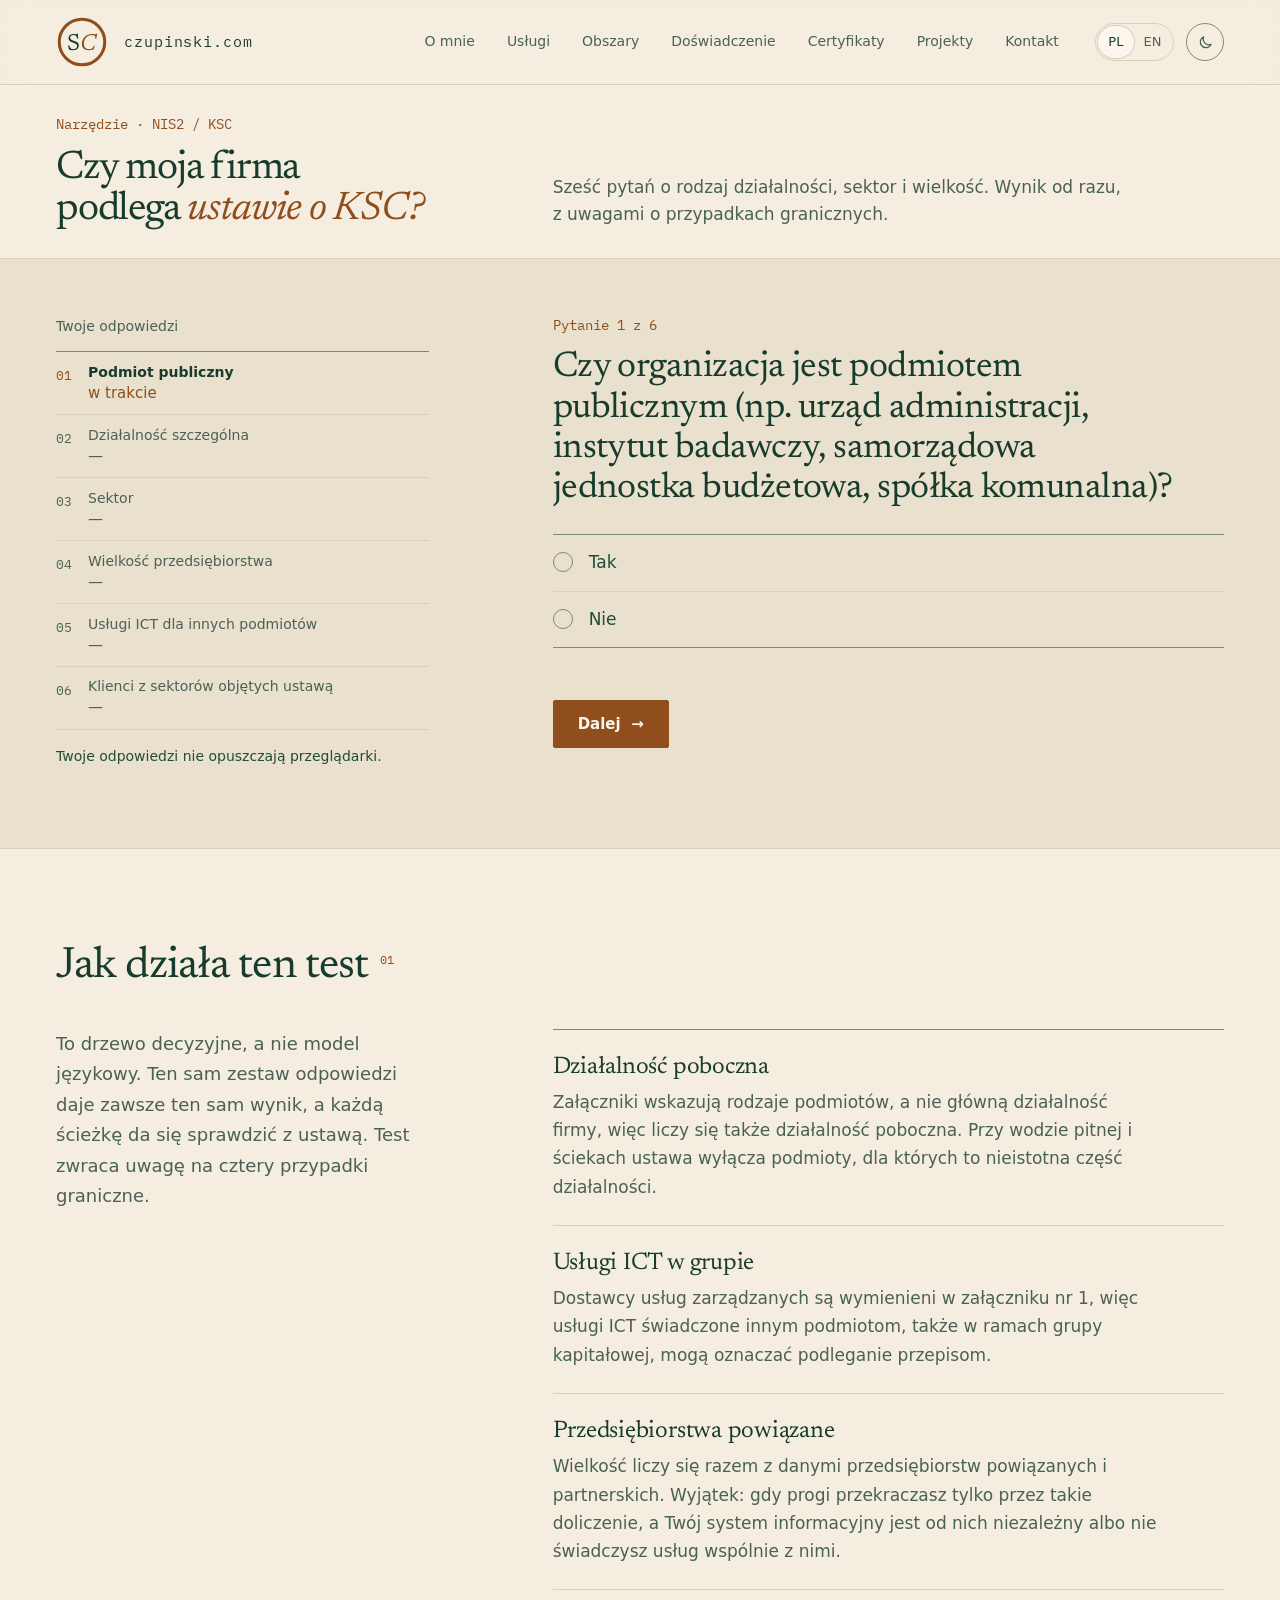
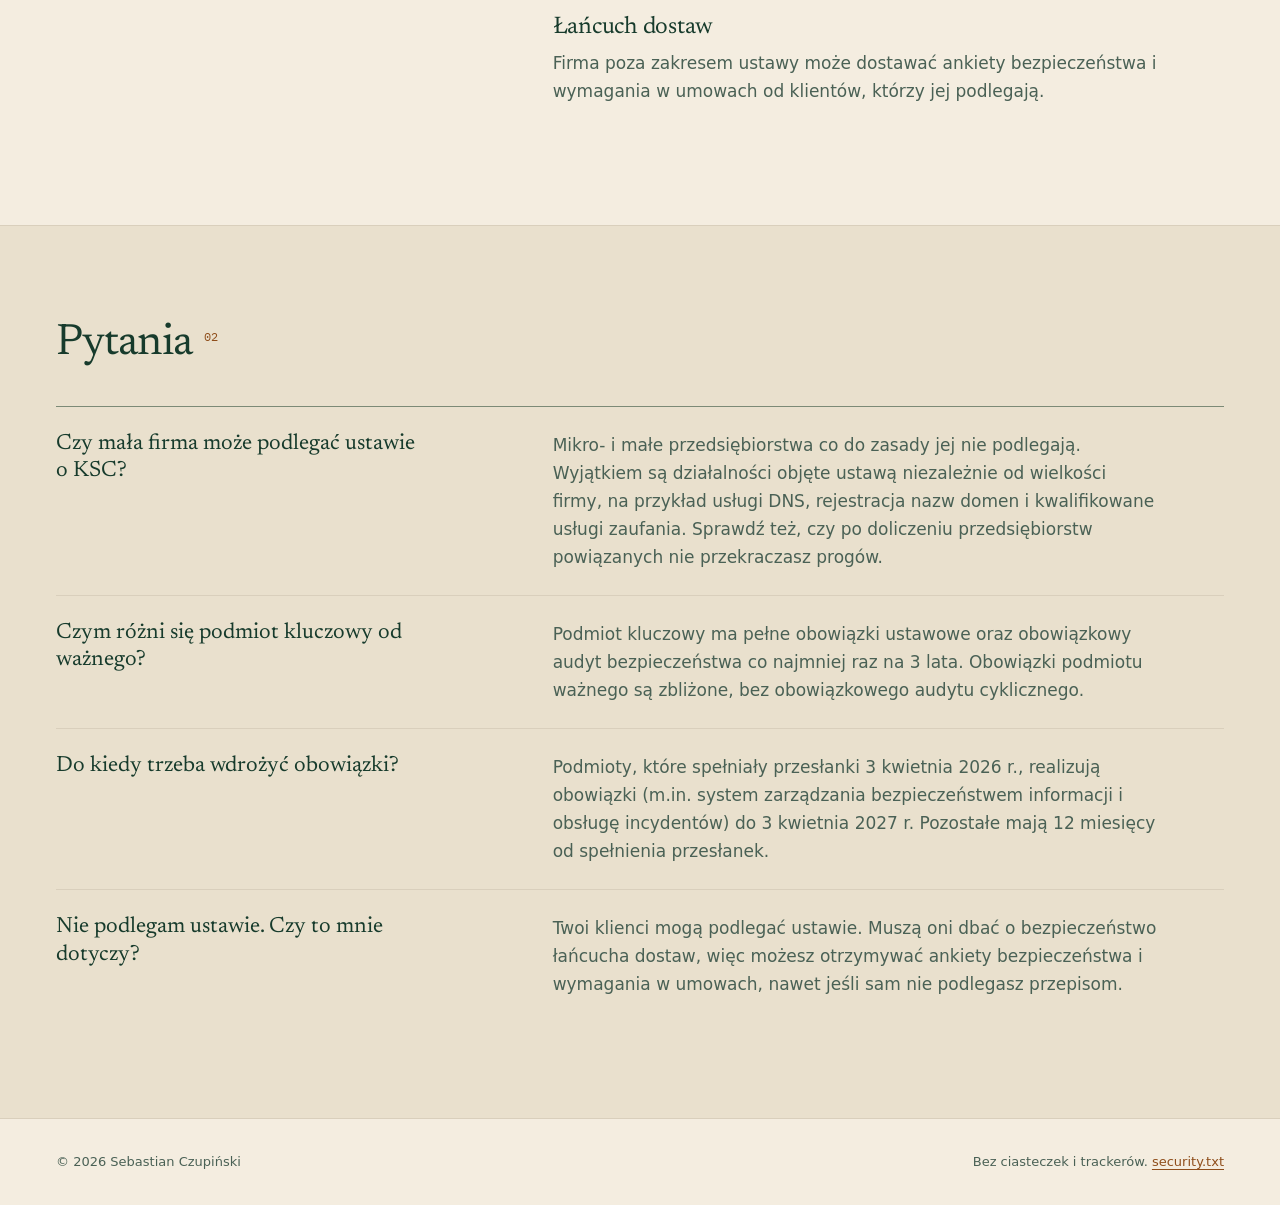
<file: narzedzia/czy-podlegam-pod-ksc/index.html>
<!DOCTYPE html>
<!-- Narzędzie "Czy moja firma podlega pod KSC?". Wersja angielska: /en/tools/ksc-applicability-test/.
     Każdą zmianę treści rób w obu. Pytania i wyniki NIE są w tym pliku: leżą w assets/data/ksc-tree.json
     i przychodzą z projektu ksc-compliance (tools\sync-ksc.ps1). -->
<html lang="pl" data-theme="dark">
<head>
  <meta charset="utf-8">
  <meta name="viewport" content="width=device-width, initial-scale=1">

  <!--
    Content-Security-Policy jak na stronie głównej, z jednym dodatkiem: connect-src 'self'.
    Narzędzie pobiera plik z pytaniami (assets/data/ksc-tree.json) z tej samej domeny i nic więcej.
    form-action 'none' zostaje: formularz pytań nigdzie nie jest wysyłany, obsługuje go skrypt.
    Hash sha256 dopuszcza blok JSON-LD z pytaniami FAQ; po każdej jego zmianie: tools\csp-hash.ps1
  -->
  <meta http-equiv="Content-Security-Policy" content="default-src 'none'; script-src 'self' 'sha256-Iv3W0hV+KOTfR55jDntylaRdiSCTcfpMNjm3wJQjhdQ='; style-src 'self'; img-src 'self'; font-src 'self'; connect-src 'self'; base-uri 'none'; form-action 'none'">
  <meta name="referrer" content="strict-origin-when-cross-origin">

  <title>Czy moja firma podlega ustawie o KSC? Test | Sebastian Czupiński</title>
  <meta name="description" content="Sześć pytań o rodzaj działalności, sektor i wielkość firmy. Orientacyjny wynik: podmiot kluczowy, ważny albo poza zakresem ustawy o KSC. Odpowiedzi nie opuszczają przeglądarki.">
  <meta name="author" content="Sebastian Czupiński">
  <meta name="theme-color" content="#0f1f1a">

  <link rel="canonical" href="https://czupinski.com/narzedzia/czy-podlegam-pod-ksc/">
  <link rel="alternate" hreflang="pl" href="https://czupinski.com/narzedzia/czy-podlegam-pod-ksc/">
  <link rel="alternate" hreflang="en" href="https://czupinski.com/en/tools/ksc-applicability-test/">
  <link rel="alternate" hreflang="x-default" href="https://czupinski.com/narzedzia/czy-podlegam-pod-ksc/">

  <meta property="og:type" content="website">
  <meta property="og:site_name" content="czupinski.com">
  <meta property="og:title" content="Czy moja firma podlega ustawie o KSC?">
  <meta property="og:description" content="Sześć pytań o rodzaj działalności, sektor i wielkość. Orientacyjny wynik od razu, z uwagami o przypadkach granicznych.">
  <meta property="og:url" content="https://czupinski.com/narzedzia/czy-podlegam-pod-ksc/">
  <meta property="og:locale" content="pl_PL">
  <meta property="og:locale:alternate" content="en_GB">
  <meta property="og:image" content="https://czupinski.com/assets/img/og.png">
  <meta property="og:image:width" content="1200">
  <meta property="og:image:height" content="630">
  <meta property="og:image:alt" content="Sebastian Czupiński, Cybersecurity Senior Consultant (GRC)">
  <meta name="twitter:card" content="summary_large_image">

  <link rel="icon" href="../../assets/img/favicon.svg" type="image/svg+xml">
  <link rel="preload" href="../../assets/fonts/newsreader-latin-400-normal.woff2" as="font" type="font/woff2" crossorigin>
  <link rel="preload" href="../../assets/fonts/newsreader-latin-ext-400-italic.woff2" as="font" type="font/woff2" crossorigin>
  <link rel="stylesheet" href="../../assets/css/style.css">
  <!-- Celowo bez defer: skrypt ma ustawić motyw przed narysowaniem strony. -->
  <script src="../../assets/js/theme.js"></script>
  <script src="../../assets/js/nav.js" defer></script>
  <!-- Moduł ES: wykonuje się po wczytaniu HTML. Importuje ksc-test.js (logika wyniku). -->
  <script type="module" src="../../assets/js/ksc-strona.js"></script>
  <!-- Skrypt importuje ksc-test.js i pobiera plik z pytaniami. Zapowiadamy oba pliki z góry,
       żeby przeglądarka pobierała je równolegle, a nie jeden po drugim. -->
  <link rel="modulepreload" href="../../assets/js/ksc-test.js">
  <link rel="preload" href="../../assets/data/ksc-tree.json" as="fetch" type="application/json" crossorigin>

  <!-- Dane strukturalne FAQ. Jedna linia, bo z jej treści liczony jest hash w CSP. Odpowiedzi muszą być takie same jak w sekcji "Pytania" niżej. -->
  <script type="application/ld+json">{"@context":"https://schema.org","@type":"FAQPage","inLanguage":"pl","mainEntity":[{"@type":"Question","name":"Czy mała firma może podlegać ustawie o KSC?","acceptedAnswer":{"@type":"Answer","text":"Mikro- i małe przedsiębiorstwa co do zasady jej nie podlegają. Wyjątkiem są działalności objęte ustawą niezależnie od wielkości firmy, na przykład usługi DNS, rejestracja nazw domen i kwalifikowane usługi zaufania. Sprawdź też, czy po doliczeniu przedsiębiorstw powiązanych nie przekraczasz progów."}},{"@type":"Question","name":"Czym różni się podmiot kluczowy od ważnego?","acceptedAnswer":{"@type":"Answer","text":"Podmiot kluczowy ma pełne obowiązki ustawowe oraz obowiązkowy audyt bezpieczeństwa co najmniej raz na 3 lata. Obowiązki podmiotu ważnego są zbliżone, bez obowiązkowego audytu cyklicznego."}},{"@type":"Question","name":"Do kiedy trzeba wdrożyć obowiązki?","acceptedAnswer":{"@type":"Answer","text":"Podmioty, które spełniały przesłanki 3 kwietnia 2026 r., realizują obowiązki (m.in. system zarządzania bezpieczeństwem informacji i obsługę incydentów) do 3 kwietnia 2027 r. Pozostałe mają 12 miesięcy od spełnienia przesłanek."}},{"@type":"Question","name":"Nie podlegam ustawie. Czy to mnie dotyczy?","acceptedAnswer":{"@type":"Answer","text":"Twoi klienci mogą podlegać ustawie. Muszą oni dbać o bezpieczeństwo łańcucha dostaw, więc możesz otrzymywać ankiety bezpieczeństwa i wymagania w umowach, nawet jeśli sam nie podlegasz przepisom."}}]}</script>
</head>
<body>
  <a class="skip-link" href="#tresc">Przejdź do treści</a>

  <header class="site-header">
    <div class="container header-inner">
      <a class="brand" href="../../index.html" aria-label="Sebastian Czupiński, strona główna">
        <svg class="brand-mark" viewBox="0 0 120 120" aria-hidden="true" focusable="false">
          <circle class="monogram-ring" cx="60" cy="60" r="52.5"/>
          <text class="monogram-letters" x="59" y="78" text-anchor="middle">S<tspan class="monogram-c">C</tspan></text>
        </svg>
        <span>czupinski.com</span>
      </a>

      <!-- Menu prowadzi do sekcji strony głównej. -->
      <nav class="site-nav" id="menu" aria-label="Sekcje strony głównej">
        <ul>
          <li><a href="../../index.html#o-mnie">O mnie</a></li>
          <li><a href="../../index.html#uslugi">Usługi</a></li>
          <li><a href="../../index.html#obszary">Obszary</a></li>
          <li><a href="../../index.html#doswiadczenie">Doświadczenie</a></li>
          <li><a href="../../index.html#certyfikaty">Certyfikaty</a></li>
          <li><a href="../../index.html#projekty">Projekty</a></li>
          <li><a href="../../index.html#kontakt">Kontakt</a></li>
        </ul>
      </nav>

      <div class="header-tools">
        <nav class="lang-switch" aria-label="Wersja językowa">
          <span aria-current="true" lang="pl">PL</span>
          <a href="../../en/tools/ksc-applicability-test/index.html" lang="en" hreflang="en" aria-label="English version">EN</a>
        </nav>
        <button class="theme-toggle" type="button" data-theme-toggle
                aria-label="Włącz motyw jasny"
                data-label-light="Włącz motyw jasny"
                data-label-dark="Włącz motyw ciemny">
          <svg class="icon-sun" viewBox="0 0 24 24" fill="none" stroke="currentColor" stroke-width="1.75" stroke-linecap="round" aria-hidden="true" focusable="false">
            <circle cx="12" cy="12" r="4"/>
            <path d="M12 2.5v2.5M12 19v2.5M2.5 12H5M19 12h2.5M5.3 5.3l1.8 1.8M16.9 16.9l1.8 1.8M5.3 18.7l1.8-1.8M16.9 7.1l1.8-1.8"/>
          </svg>
          <svg class="icon-moon" viewBox="0 0 24 24" fill="none" stroke="currentColor" stroke-width="1.75" stroke-linecap="round" stroke-linejoin="round" aria-hidden="true" focusable="false">
            <path d="M20 14.5A8 8 0 0 1 9.5 4a8 8 0 1 0 10.5 10.5z"/>
          </svg>
        </button>
        <button class="nav-toggle" type="button" data-nav-toggle
                aria-controls="menu" aria-expanded="false"
                aria-label="Otwórz menu"
                data-label-open="Otwórz menu"
                data-label-close="Zamknij menu">
          <svg class="icon-open" viewBox="0 0 24 24" fill="none" stroke="currentColor" stroke-width="1.75" stroke-linecap="round" aria-hidden="true" focusable="false">
            <path d="M4 8h16M4 16h16"/>
          </svg>
          <svg class="icon-close" viewBox="0 0 24 24" fill="none" stroke="currentColor" stroke-width="1.75" stroke-linecap="round" aria-hidden="true" focusable="false">
            <path d="M6 6l12 12M18 6L6 18"/>
          </svg>
        </button>
      </div>
    </div>
  </header>

  <main id="tresc">

    <!-- 1. TYTUŁ -->
    <section class="ksc-hero" aria-labelledby="ksc-tytul">
      <div class="container">
        <div class="ksc-grid">
          <p class="eyebrow">Narzędzie · NIS2 / KSC</p>
          <h1 id="ksc-tytul">Czy moja firma podlega <em>ustawie o KSC?</em></h1>
          <p class="ksc-lead">Sześć pytań o rodzaj działalności, sektor i wielkość. Wynik od razu, z uwagami o przypadkach granicznych.</p>
        </div>
      </div>
    </section>

    <!-- 2. NARZĘDZIE
         Zawartość [data-ksc-app] buduje assets/js/ksc-strona.js. Teksty interfejsu są tutaj,
         w atrybutach data-t-* ({n}, {m}, {q}, {v}, {d} to miejsca na wartości), a propozycje
         "następnego kroku" w znacznikach <template>. Pytania i wyniki są w pliku z data-tree. -->
    <section class="section band-alt ksc-tool" aria-label="Test">
      <div class="container" data-ksc
           data-tree="../../assets/data/ksc-tree.json"
           data-t-log="Twoje odpowiedzi"
           data-t-privacy="Twoje odpowiedzi nie opuszczają przeglądarki."
           data-t-log-count="Twoje odpowiedzi ({n} z {m})"
           data-t-pending="w trakcie"
           data-t-change="zmień"
           data-t-change-label="Zmień odpowiedź: {q} ({a})"
           data-t-step="Pytanie {n} z {m}"
           data-t-group="Lista sektorów ({n})"
           data-t-next="Dalej"
           data-t-back="Wstecz"
           data-t-error="Wybierz odpowiedź."
           data-t-result="Wynik"
           data-t-restart="Zacznij od nowa"
           data-t-meta="Drzewo pytań {v}, treść zaktualizowano {d}."
           data-t-draft="Wersja robocza: treść czeka na zatwierdzenie przed publikacją.">
        <div class="ksc-grid" data-ksc-app></div>

        <noscript>
          <p class="ksc-message">Ten test działa w przeglądarce i wymaga włączonego JavaScriptu. Jeśli wolisz, <a href="../../index.html#kontakt">napisz do mnie</a>, ustalimy status organizacji w rozmowie.</p>
        </noscript>
        <p class="ksc-message" data-ksc-fallback hidden>Nie udało się wczytać pytań. Odśwież stronę albo <a href="../../index.html#kontakt">napisz do mnie</a>.</p>

        <template data-ksc-next="subject">
          <div class="ksc-next">
            <span class="ksc-kicker">Następny krok</span>
            <h3>Analiza luk NIS2 / KSC</h3>
            <p>Sprawdzenie, które wymagania dyrektywy NIS2 i ustawy o KSC są już spełnione, a których brakuje. Wynik to lista luk i plan działań ułożony według priorytetów.</p>
            <div class="ksc-nav">
              <a class="button" href="../../index.html#kontakt">Zapytaj o analizę luk</a>
            </div>
          </div>
        </template>
        <template data-ksc-next="analysis">
          <div class="ksc-next">
            <span class="ksc-kicker">Następny krok</span>
            <h3>Indywidualna ocena statusu</h3>
            <p>Jeśli chcesz ustalić, czy i w jakim charakterze organizacja podlega ustawie, napisz. Zakres ustalamy zawsze na początku, po krótkiej rozmowie.</p>
            <div class="ksc-nav">
              <a class="button" href="../../index.html#kontakt">Napisz w tej sprawie</a>
            </div>
          </div>
        </template>
      </div>
    </section>

    <!-- 3. JAK DZIAŁA -->
    <section class="section" aria-labelledby="jak-tytul">
      <div class="container section-inner">
        <header>
          <span class="section-label" aria-hidden="true">01</span>
          <h2 id="jak-tytul">Jak działa ten test</h2>
        </header>
        <div class="ksc-grid ksc-how-wrap">
          <p class="section-intro">To drzewo decyzyjne, a nie model językowy. Ten sam zestaw odpowiedzi daje zawsze ten sam wynik, a każdą ścieżkę da się sprawdzić z ustawą. Test zwraca uwagę na cztery przypadki graniczne.</p>
          <div class="ksc-how">
            <div>
              <h3>Działalność poboczna</h3>
              <p>Załączniki wskazują rodzaje podmiotów, a nie główną działalność firmy, więc liczy się także działalność poboczna. Przy wodzie pitnej i ściekach ustawa wyłącza podmioty, dla których to nieistotna część działalności.</p>
            </div>
            <div>
              <h3>Usługi ICT w grupie</h3>
              <p>Dostawcy usług zarządzanych są wymienieni w załączniku nr 1, więc usługi ICT świadczone innym podmiotom, także w ramach grupy kapitałowej, mogą oznaczać podleganie przepisom.</p>
            </div>
            <div>
              <h3>Przedsiębiorstwa powiązane</h3>
              <p>Wielkość liczy się razem z danymi przedsiębiorstw powiązanych i partnerskich. Wyjątek: gdy progi przekraczasz tylko przez takie doliczenie, a Twój system informacyjny jest od nich niezależny albo nie świadczysz usług wspólnie z nimi.</p>
            </div>
            <div>
              <h3>Łańcuch dostaw</h3>
              <p>Firma poza zakresem ustawy może dostawać ankiety bezpieczeństwa i wymagania w umowach od klientów, którzy jej podlegają.</p>
            </div>
          </div>
        </div>
      </div>
    </section>

    <!-- 4. PYTANIA (FAQ)
         Po zmianie pytania lub odpowiedzi popraw też blok JSON-LD w <head> i uruchom tools\csp-hash.ps1. -->
    <section class="section band-alt" aria-labelledby="faq-tytul">
      <div class="container section-inner">
        <header>
          <span class="section-label" aria-hidden="true">02</span>
          <h2 id="faq-tytul">Pytania</h2>
        </header>
        <dl class="ksc-faq">
          <div>
            <dt>Czy mała firma może podlegać ustawie o KSC?</dt>
            <dd>Mikro- i małe przedsiębiorstwa co do zasady jej nie podlegają. Wyjątkiem są działalności objęte ustawą niezależnie od wielkości firmy, na przykład usługi DNS, rejestracja nazw domen i kwalifikowane usługi zaufania. Sprawdź też, czy po doliczeniu przedsiębiorstw powiązanych nie przekraczasz progów.</dd>
          </div>
          <div>
            <dt>Czym różni się podmiot kluczowy od ważnego?</dt>
            <dd>Podmiot kluczowy ma pełne obowiązki ustawowe oraz obowiązkowy audyt bezpieczeństwa co najmniej raz na 3 lata. Obowiązki podmiotu ważnego są zbliżone, bez obowiązkowego audytu cyklicznego.</dd>
          </div>
          <div>
            <dt>Do kiedy trzeba wdrożyć obowiązki?</dt>
            <dd>Podmioty, które spełniały przesłanki 3 kwietnia 2026 r., realizują obowiązki (m.in. system zarządzania bezpieczeństwem informacji i obsługę incydentów) do 3 kwietnia 2027 r. Pozostałe mają 12 miesięcy od spełnienia przesłanek.</dd>
          </div>
          <div>
            <dt>Nie podlegam ustawie. Czy to mnie dotyczy?</dt>
            <dd>Twoi klienci mogą podlegać ustawie. Muszą oni dbać o bezpieczeństwo łańcucha dostaw, więc możesz otrzymywać ankiety bezpieczeństwa i wymagania w umowach, nawet jeśli sam nie podlegasz przepisom.</dd>
          </div>
        </dl>
      </div>
    </section>

  </main>

  <footer class="site-footer">
    <div class="container footer-inner">
      <p>© 2026 Sebastian Czupiński</p>
      <p>Bez ciasteczek i trackerów. <a href="../../.well-known/security.txt">security.txt</a></p>
    </div>
  </footer>
</body>
</html>
</file>
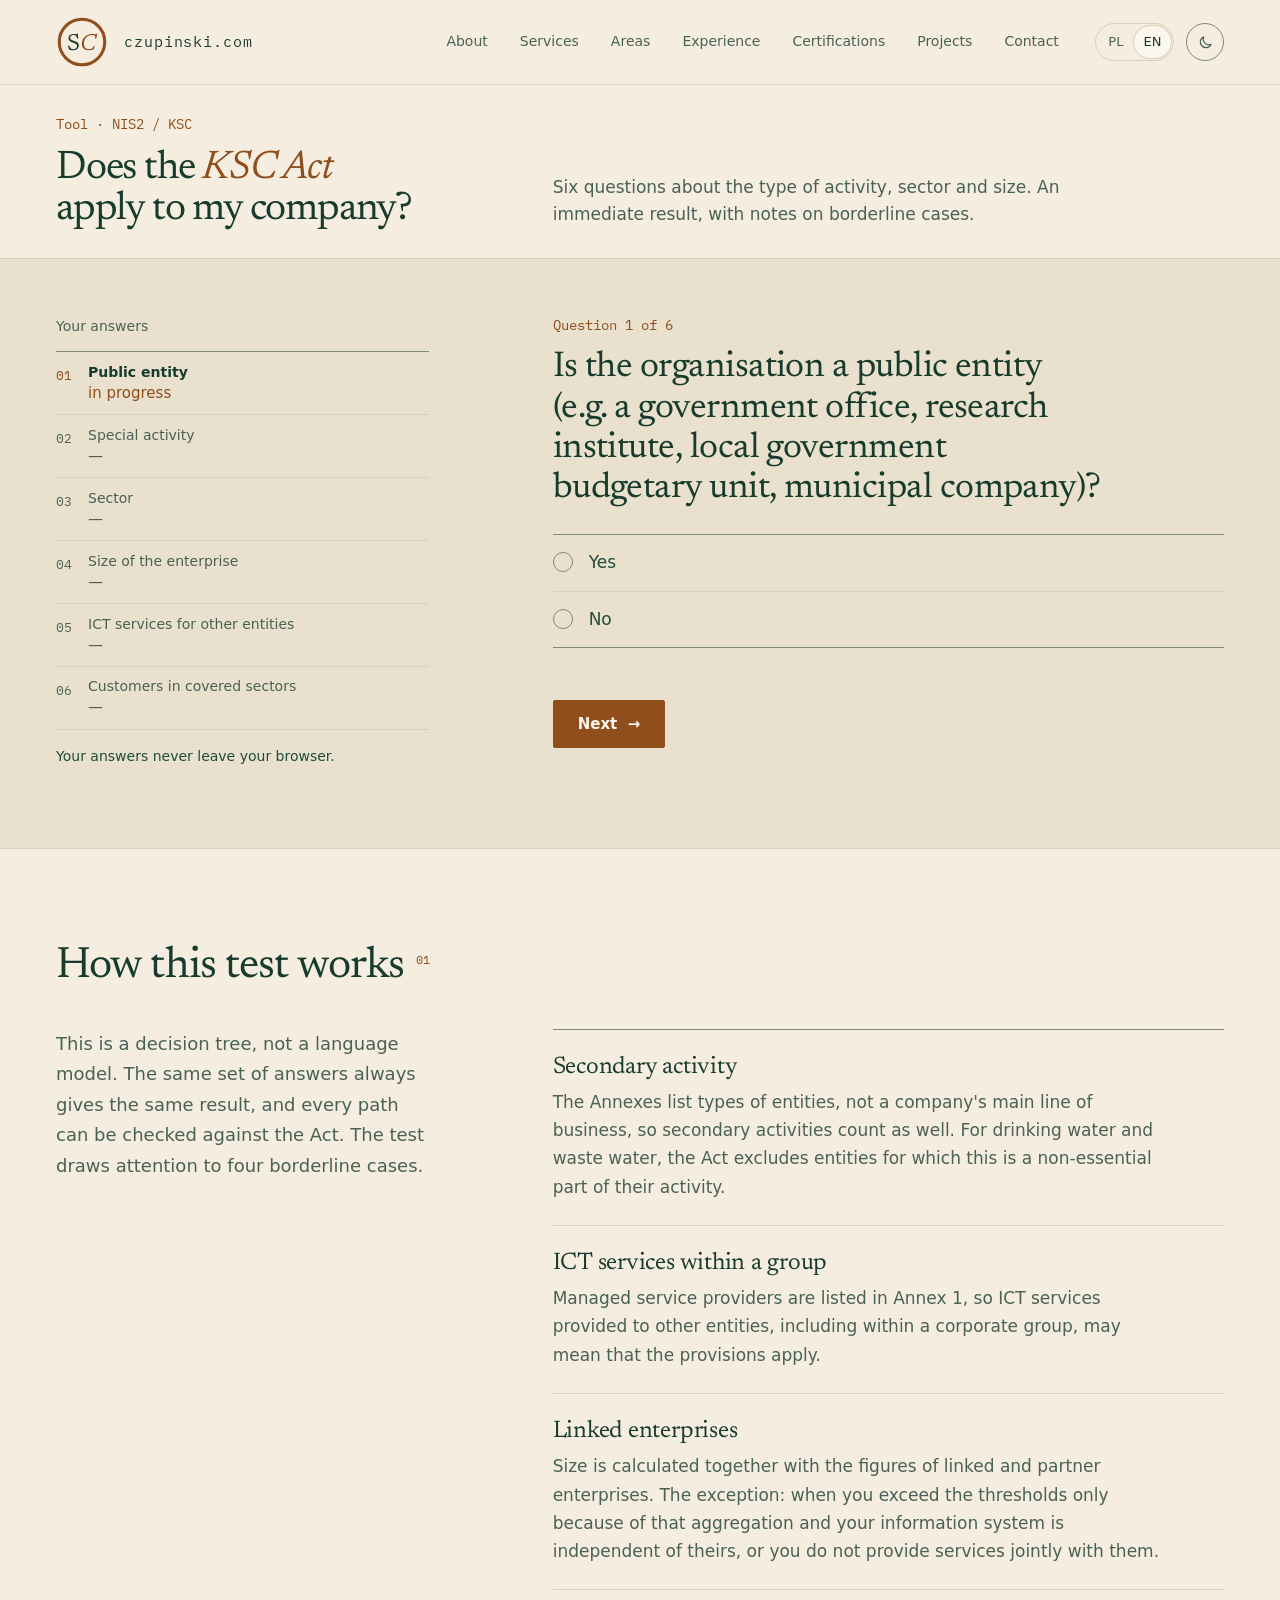
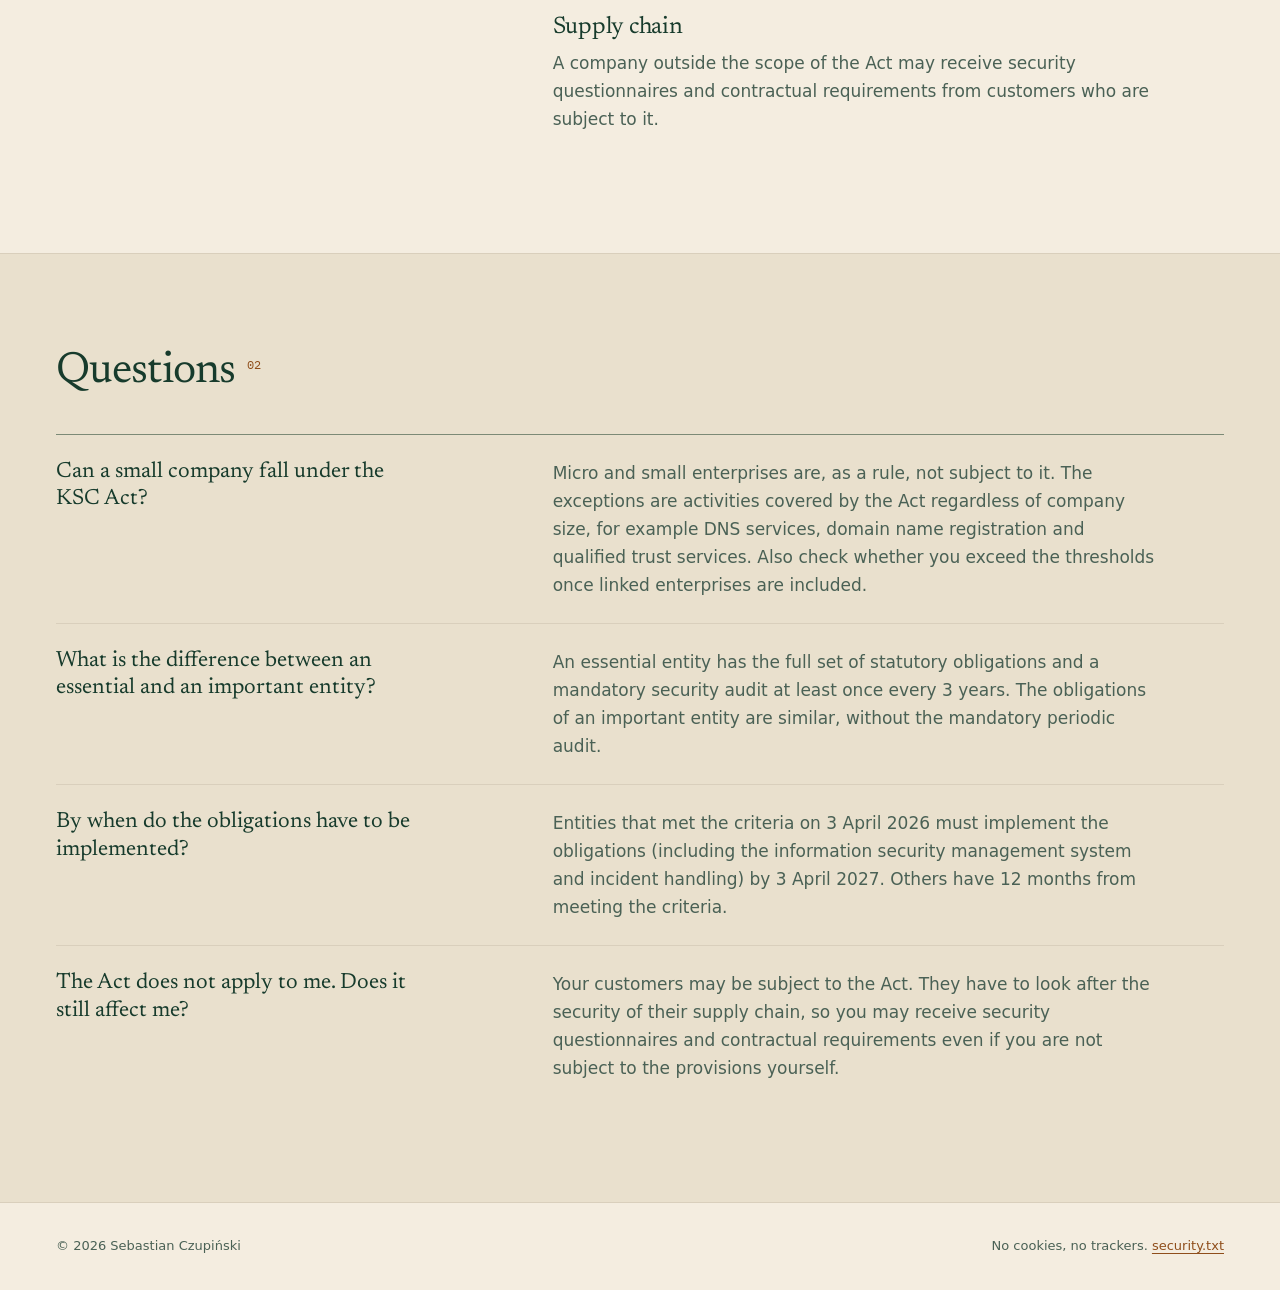
<file: en/tools/ksc-applicability-test/index.html>
<!DOCTYPE html>
<!-- Narzędzie "Czy moja firma podlega pod KSC?", wersja angielska. Wersja polska: /narzedzia/czy-podlegam-pod-ksc/.
     Każdą zmianę treści rób w obu. Pytania i wyniki NIE są w tym pliku: leżą w assets/data/ksc-tree.en.json
     i przychodzą z projektu ksc-compliance (tools\sync-ksc.ps1). -->
<html lang="en" data-theme="dark">
<head>
  <meta charset="utf-8">
  <meta name="viewport" content="width=device-width, initial-scale=1">

  <!-- Content-Security-Policy: opis w wersji polskiej. connect-src 'self' pozwala pobrać plik z pytaniami. -->
  <meta http-equiv="Content-Security-Policy" content="default-src 'none'; script-src 'self' 'sha256-zWxVmiCrG2IQsUuwTezXJM2cT/5xCZ6rHbrSUm6on5k='; style-src 'self'; img-src 'self'; font-src 'self'; connect-src 'self'; base-uri 'none'; form-action 'none'">
  <meta name="referrer" content="strict-origin-when-cross-origin">

  <title>Does the Polish KSC Act apply to my company? Test | Sebastian Czupiński</title>
  <meta name="description" content="Six questions about the type of activity, sector and size of your company. An indicative result: essential entity, important entity or outside the scope of the Polish KSC Act (NIS2). Your answers never leave your browser.">
  <meta name="author" content="Sebastian Czupiński">
  <meta name="theme-color" content="#0f1f1a">

  <link rel="canonical" href="https://czupinski.com/en/tools/ksc-applicability-test/">
  <link rel="alternate" hreflang="pl" href="https://czupinski.com/narzedzia/czy-podlegam-pod-ksc/">
  <link rel="alternate" hreflang="en" href="https://czupinski.com/en/tools/ksc-applicability-test/">
  <link rel="alternate" hreflang="x-default" href="https://czupinski.com/narzedzia/czy-podlegam-pod-ksc/">

  <meta property="og:type" content="website">
  <meta property="og:site_name" content="czupinski.com">
  <meta property="og:title" content="Does the Polish KSC Act apply to my company?">
  <meta property="og:description" content="Six questions about the type of activity, sector and size. An immediate, indicative result with notes on borderline cases.">
  <meta property="og:url" content="https://czupinski.com/en/tools/ksc-applicability-test/">
  <meta property="og:locale" content="en_GB">
  <meta property="og:locale:alternate" content="pl_PL">
  <meta property="og:image" content="https://czupinski.com/assets/img/og.png">
  <meta property="og:image:width" content="1200">
  <meta property="og:image:height" content="630">
  <meta property="og:image:alt" content="Sebastian Czupiński, Cybersecurity Senior Consultant (GRC)">
  <meta name="twitter:card" content="summary_large_image">

  <link rel="icon" href="../../../assets/img/favicon.svg" type="image/svg+xml">
  <link rel="preload" href="../../../assets/fonts/newsreader-latin-400-normal.woff2" as="font" type="font/woff2" crossorigin>
  <link rel="preload" href="../../../assets/fonts/newsreader-latin-400-italic.woff2" as="font" type="font/woff2" crossorigin>
  <link rel="stylesheet" href="../../../assets/css/style.css">
  <script src="../../../assets/js/theme.js"></script>
  <script src="../../../assets/js/nav.js" defer></script>
  <script type="module" src="../../../assets/js/ksc-strona.js"></script>
  <!-- Skrypt importuje ksc-test.js i pobiera plik z pytaniami. Zapowiadamy oba pliki z góry,
       żeby przeglądarka pobierała je równolegle, a nie jeden po drugim. -->
  <link rel="modulepreload" href="../../../assets/js/ksc-test.js">
  <link rel="preload" href="../../../assets/data/ksc-tree.en.json" as="fetch" type="application/json" crossorigin>

  <!-- Dane strukturalne FAQ. Jedna linia, bo z jej treści liczony jest hash w CSP. Odpowiedzi takie same jak w sekcji "Questions" niżej. -->
  <script type="application/ld+json">{"@context":"https://schema.org","@type":"FAQPage","inLanguage":"en","mainEntity":[{"@type":"Question","name":"Can a small company fall under the KSC Act?","acceptedAnswer":{"@type":"Answer","text":"Micro and small enterprises are, as a rule, not subject to it. The exceptions are activities covered by the Act regardless of company size, for example DNS services, domain name registration and qualified trust services. Also check whether you exceed the thresholds once linked enterprises are included."}},{"@type":"Question","name":"What is the difference between an essential and an important entity?","acceptedAnswer":{"@type":"Answer","text":"An essential entity has the full set of statutory obligations and a mandatory security audit at least once every 3 years. The obligations of an important entity are similar, without the mandatory periodic audit."}},{"@type":"Question","name":"By when do the obligations have to be implemented?","acceptedAnswer":{"@type":"Answer","text":"Entities that met the criteria on 3 April 2026 must implement the obligations (including the information security management system and incident handling) by 3 April 2027. Others have 12 months from meeting the criteria."}},{"@type":"Question","name":"The Act does not apply to me. Does it still affect me?","acceptedAnswer":{"@type":"Answer","text":"Your customers may be subject to the Act. They have to look after the security of their supply chain, so you may receive security questionnaires and contractual requirements even if you are not subject to the provisions yourself."}}]}</script>
</head>
<body>
  <a class="skip-link" href="#content">Skip to content</a>

  <header class="site-header">
    <div class="container header-inner">
      <a class="brand" href="../../index.html" aria-label="Sebastian Czupiński, home page">
        <svg class="brand-mark" viewBox="0 0 120 120" aria-hidden="true" focusable="false">
          <circle class="monogram-ring" cx="60" cy="60" r="52.5"/>
          <text class="monogram-letters" x="59" y="78" text-anchor="middle">S<tspan class="monogram-c">C</tspan></text>
        </svg>
        <span>czupinski.com</span>
      </a>

      <nav class="site-nav" id="menu" aria-label="Home page sections">
        <ul>
          <li><a href="../../index.html#about">About</a></li>
          <li><a href="../../index.html#services">Services</a></li>
          <li><a href="../../index.html#areas">Areas</a></li>
          <li><a href="../../index.html#experience">Experience</a></li>
          <li><a href="../../index.html#certifications">Certifications</a></li>
          <li><a href="../../index.html#projects">Projects</a></li>
          <li><a href="../../index.html#contact">Contact</a></li>
        </ul>
      </nav>

      <div class="header-tools">
        <nav class="lang-switch" aria-label="Language">
          <a href="../../../narzedzia/czy-podlegam-pod-ksc/index.html" lang="pl" hreflang="pl" aria-label="Wersja polska">PL</a>
          <span aria-current="true" lang="en">EN</span>
        </nav>
        <button class="theme-toggle" type="button" data-theme-toggle
                aria-label="Switch to light theme"
                data-label-light="Switch to light theme"
                data-label-dark="Switch to dark theme">
          <svg class="icon-sun" viewBox="0 0 24 24" fill="none" stroke="currentColor" stroke-width="1.75" stroke-linecap="round" aria-hidden="true" focusable="false">
            <circle cx="12" cy="12" r="4"/>
            <path d="M12 2.5v2.5M12 19v2.5M2.5 12H5M19 12h2.5M5.3 5.3l1.8 1.8M16.9 16.9l1.8 1.8M5.3 18.7l1.8-1.8M16.9 7.1l1.8-1.8"/>
          </svg>
          <svg class="icon-moon" viewBox="0 0 24 24" fill="none" stroke="currentColor" stroke-width="1.75" stroke-linecap="round" stroke-linejoin="round" aria-hidden="true" focusable="false">
            <path d="M20 14.5A8 8 0 0 1 9.5 4a8 8 0 1 0 10.5 10.5z"/>
          </svg>
        </button>
        <button class="nav-toggle" type="button" data-nav-toggle
                aria-controls="menu" aria-expanded="false"
                aria-label="Open menu"
                data-label-open="Open menu"
                data-label-close="Close menu">
          <svg class="icon-open" viewBox="0 0 24 24" fill="none" stroke="currentColor" stroke-width="1.75" stroke-linecap="round" aria-hidden="true" focusable="false">
            <path d="M4 8h16M4 16h16"/>
          </svg>
          <svg class="icon-close" viewBox="0 0 24 24" fill="none" stroke="currentColor" stroke-width="1.75" stroke-linecap="round" aria-hidden="true" focusable="false">
            <path d="M6 6l12 12M18 6L6 18"/>
          </svg>
        </button>
      </div>
    </div>
  </header>

  <main id="content">

    <!-- 1. TITLE -->
    <section class="ksc-hero" aria-labelledby="ksc-title">
      <div class="container">
        <div class="ksc-grid">
          <p class="eyebrow">Tool · NIS2 / KSC</p>
          <h1 id="ksc-title">Does the <em>KSC&nbsp;Act</em> apply to my company?</h1>
          <p class="ksc-lead">Six questions about the type of activity, sector and size. An immediate result, with notes on borderline cases.</p>
        </div>
      </div>
    </section>

    <!-- 2. TOOL (opis mechanizmu w wersji polskiej) -->
    <section class="section band-alt ksc-tool" aria-label="Test">
      <div class="container" data-ksc
           data-tree="../../../assets/data/ksc-tree.en.json"
           data-locale="en-GB"
           data-t-log="Your answers"
           data-t-privacy="Your answers never leave your browser."
           data-t-log-count="Your answers ({n} of {m})"
           data-t-pending="in progress"
           data-t-change="change"
           data-t-change-label="Change answer: {q} ({a})"
           data-t-step="Question {n} of {m}"
           data-t-group="List of sectors ({n})"
           data-t-next="Next"
           data-t-back="Back"
           data-t-error="Choose an answer."
           data-t-result="Result"
           data-t-restart="Start again"
           data-t-meta="Question tree {v}, content updated {d}."
           data-t-draft="Draft: the content is awaiting approval before publication.">
        <div class="ksc-grid" data-ksc-app></div>

        <noscript>
          <p class="ksc-message">This test runs in the browser and needs JavaScript. If you prefer, <a href="../../index.html#contact">get in touch</a> and we will establish the status of the organisation in a conversation.</p>
        </noscript>
        <p class="ksc-message" data-ksc-fallback hidden>The questions could not be loaded. Refresh the page or <a href="../../index.html#contact">get in touch</a>.</p>

        <template data-ksc-next="subject">
          <div class="ksc-next">
            <span class="ksc-kicker">Next step</span>
            <h3>NIS2 / KSC gap analysis</h3>
            <p>A check of which requirements of the NIS2 Directive and the Polish KSC Act are already met and which are missing. The result is a list of gaps and a prioritised action plan.</p>
            <div class="ksc-nav">
              <a class="button" href="../../index.html#contact">Ask about a gap analysis</a>
            </div>
          </div>
        </template>
        <template data-ksc-next="analysis">
          <div class="ksc-next">
            <span class="ksc-kicker">Next step</span>
            <h3>Individual status assessment</h3>
            <p>If you want to establish whether, and in what capacity, the organisation falls under the Act, get in touch. We always agree the scope first, after a short conversation.</p>
            <div class="ksc-nav">
              <a class="button" href="../../index.html#contact">Get in touch</a>
            </div>
          </div>
        </template>
      </div>
    </section>

    <!-- 3. HOW IT WORKS -->
    <section class="section" aria-labelledby="how-title">
      <div class="container section-inner">
        <header>
          <span class="section-label" aria-hidden="true">01</span>
          <h2 id="how-title">How this test works</h2>
        </header>
        <div class="ksc-grid ksc-how-wrap">
          <p class="section-intro">This is a decision tree, not a language model. The same set of answers always gives the same result, and every path can be checked against the Act. The test draws attention to four borderline cases.</p>
          <div class="ksc-how">
            <div>
              <h3>Secondary activity</h3>
              <p>The Annexes list types of entities, not a company's main line of business, so secondary activities count as well. For drinking water and waste water, the Act excludes entities for which this is a non-essential part of their activity.</p>
            </div>
            <div>
              <h3>ICT services within a group</h3>
              <p>Managed service providers are listed in Annex 1, so ICT services provided to other entities, including within a corporate group, may mean that the provisions apply.</p>
            </div>
            <div>
              <h3>Linked enterprises</h3>
              <p>Size is calculated together with the figures of linked and partner enterprises. The exception: when you exceed the thresholds only because of that aggregation and your information system is independent of theirs, or you do not provide services jointly with them.</p>
            </div>
            <div>
              <h3>Supply chain</h3>
              <p>A company outside the scope of the Act may receive security questionnaires and contractual requirements from customers who are subject to it.</p>
            </div>
          </div>
        </div>
      </div>
    </section>

    <!-- 4. QUESTIONS (FAQ): po zmianie popraw też blok JSON-LD w <head> i uruchom tools\csp-hash.ps1. -->
    <section class="section band-alt" aria-labelledby="faq-title">
      <div class="container section-inner">
        <header>
          <span class="section-label" aria-hidden="true">02</span>
          <h2 id="faq-title">Questions</h2>
        </header>
        <dl class="ksc-faq">
          <div>
            <dt>Can a small company fall under the KSC Act?</dt>
            <dd>Micro and small enterprises are, as a rule, not subject to it. The exceptions are activities covered by the Act regardless of company size, for example DNS services, domain name registration and qualified trust services. Also check whether you exceed the thresholds once linked enterprises are included.</dd>
          </div>
          <div>
            <dt>What is the difference between an essential and an important entity?</dt>
            <dd>An essential entity has the full set of statutory obligations and a mandatory security audit at least once every 3 years. The obligations of an important entity are similar, without the mandatory periodic audit.</dd>
          </div>
          <div>
            <dt>By when do the obligations have to be implemented?</dt>
            <dd>Entities that met the criteria on 3 April 2026 must implement the obligations (including the information security management system and incident handling) by 3 April 2027. Others have 12 months from meeting the criteria.</dd>
          </div>
          <div>
            <dt>The Act does not apply to me. Does it still affect me?</dt>
            <dd>Your customers may be subject to the Act. They have to look after the security of their supply chain, so you may receive security questionnaires and contractual requirements even if you are not subject to the provisions yourself.</dd>
          </div>
        </dl>
      </div>
    </section>

  </main>

  <footer class="site-footer">
    <div class="container footer-inner">
      <p>© 2026 Sebastian Czupiński</p>
      <p>No cookies, no trackers. <a href="../../../.well-known/security.txt">security.txt</a></p>
    </div>
  </footer>
</body>
</html>
</file>
<file: assets/css/style.css>
/* ==========================================================================
   czupinski.com - arkusz stylów
   Jeden plik, bez preprocesora. Kolejność:
     1. Zmienne (paleta, typografia, odstępy)
     2. Baza i reset
     3. Elementy wspólne (linki, focus, przyciski, znacznik TODO)
     4. Nagłówek i nawigacja
     5. Hero
     6. Sekcje i ich zawartość
     7. Stopka, strona 404
     8. Punkty łamania (media queries)
     9. Ruch (tylko gdy użytkownik go nie ograniczył)
   Pełna dokumentacja kolorów: docs/paleta.md
   ========================================================================== */

/* 0. CZCIONKI --------------------------------------------------------------
   Dwie czcionki trzymane lokalnie w assets/fonts (licencja OFL, szczegóły w
   assets/fonts/README.md): Newsreader do nagłówków, IBM Plex Mono do etykiet.
   Dzięki temu strona wygląda tak samo na Windows, macOS i Androidzie.
   Każdy krój jest w dwóch plikach: "latin" (podstawowe znaki) i "latin-ext"
   (m.in. polskie ą, ę, ł, ń, ś, ź, ż). Zakres unicode-range mówi przeglądarce,
   który plik zawiera które znaki, więc wersja angielska pobiera tylko "latin".
   font-display: swap = tekst jest widoczny od razu w czcionce systemowej,
   a po chwili podmienia się na docelową. */
@font-face {
  font-family: "Newsreader";
  font-style: normal;
  font-weight: 400;
  font-display: swap;
  src: url("../fonts/newsreader-latin-ext-400-normal.woff2") format("woff2");
  unicode-range: U+0100-02BA, U+02BD-02C5, U+02C7-02CC, U+02CE-02D7, U+02DD-02FF, U+0304, U+0308, U+0329, U+1D00-1DBF, U+1E00-1E9F, U+1EF2-1EFF, U+2020, U+20A0-20AB, U+20AD-20C0, U+2113, U+2C60-2C7F, U+A720-A7FF;
}

@font-face {
  font-family: "Newsreader";
  font-style: normal;
  font-weight: 400;
  font-display: swap;
  src: url("../fonts/newsreader-latin-400-normal.woff2") format("woff2");
  unicode-range: U+0000-00FF, U+0131, U+0152-0153, U+02BB-02BC, U+02C6, U+02DA, U+02DC, U+0304, U+0308, U+0329, U+2000-206F, U+20AC, U+2122, U+2191, U+2193, U+2212, U+2215, U+FEFF, U+FFFD;
}

@font-face {
  font-family: "Newsreader";
  font-style: italic;
  font-weight: 400;
  font-display: swap;
  src: url("../fonts/newsreader-latin-ext-400-italic.woff2") format("woff2");
  unicode-range: U+0100-02BA, U+02BD-02C5, U+02C7-02CC, U+02CE-02D7, U+02DD-02FF, U+0304, U+0308, U+0329, U+1D00-1DBF, U+1E00-1E9F, U+1EF2-1EFF, U+2020, U+20A0-20AB, U+20AD-20C0, U+2113, U+2C60-2C7F, U+A720-A7FF;
}

@font-face {
  font-family: "Newsreader";
  font-style: italic;
  font-weight: 400;
  font-display: swap;
  src: url("../fonts/newsreader-latin-400-italic.woff2") format("woff2");
  unicode-range: U+0000-00FF, U+0131, U+0152-0153, U+02BB-02BC, U+02C6, U+02DA, U+02DC, U+0304, U+0308, U+0329, U+2000-206F, U+20AC, U+2122, U+2191, U+2193, U+2212, U+2215, U+FEFF, U+FFFD;
}

@font-face {
  font-family: "IBM Plex Mono";
  font-style: normal;
  font-weight: 400;
  font-display: swap;
  src: url("../fonts/ibm-plex-mono-latin-ext-400-normal.woff2") format("woff2");
  unicode-range: U+0100-02BA, U+02BD-02C5, U+02C7-02CC, U+02CE-02D7, U+02DD-02FF, U+0304, U+0308, U+0329, U+1D00-1DBF, U+1E00-1E9F, U+1EF2-1EFF, U+2020, U+20A0-20AB, U+20AD-20C0, U+2113, U+2C60-2C7F, U+A720-A7FF;
}

@font-face {
  font-family: "IBM Plex Mono";
  font-style: normal;
  font-weight: 400;
  font-display: swap;
  src: url("../fonts/ibm-plex-mono-latin-400-normal.woff2") format("woff2");
  unicode-range: U+0000-00FF, U+0131, U+0152-0153, U+02BB-02BC, U+02C6, U+02DA, U+02DC, U+0304, U+0308, U+0329, U+2000-206F, U+20AC, U+2122, U+2191, U+2193, U+2212, U+2215, U+FEFF, U+FFFD;
}

/* 1. ZMIENNE ---------------------------------------------------------------
   Motyw ciemny jest domyślny, więc jego kolory siedzą w :root.
   Motyw jasny tylko nadpisuje te same zmienne - reszta CSS nie wie,
   który motyw jest aktywny. Dzięki temu zmiana palety to edycja tych
   bloków i niczego więcej. */
:root {
  --color-bg: #0f1f1a;              /* tło strony */
  --color-surface: #162b23;         /* karty, tagi */
  --color-text: #f4ede0;            /* tekst główny */
  --color-heading: #f4ede0;         /* nagłówki */
  --color-text-muted: #b5bfb0;      /* tekst przygaszony */
  --color-accent: #d4935a;          /* miedź: linki, etykiety, akcenty */
  --color-accent-hover: #e6ae7c;    /* miedź po najechaniu */
  --color-on-accent: #0f1f1a;       /* tekst na miedzianym tle */
  --color-border: #2e4a3d;          /* obramowania dekoracyjne */
  --color-border-strong: #5f8472;   /* obramowania kontrolek (min. 3:1) */
  --color-rail: #0b1713;            /* boczne kolumny po obu stronach ekranu */

  /* Efekty: poświata w hero i cień kart. Osobne zmienne, bo w każdym
     motywie potrzebują innej siły. */
  --color-glow: rgba(31, 77, 58, 0.5);
  --shadow-card: 0 1px 0 rgba(244, 237, 224, 0.04) inset, 0 18px 40px -24px rgba(0, 0, 0, 0.6);

  /* Mówi przeglądarce, jak rysować własne elementy (paski przewijania itp.). */
  color-scheme: dark;

  /* Typografia: szeryfowa do nagłówków (ciepło), bezszeryfowa do tekstu
     (czytelność), monospace do etykiet, tagów i dat (akcent techniczny).
     Nagłówki i etykiety mają własne czcionki z sekcji 0; reszta listy to zapas
     na czas ładowania. Tekst główny zostaje w czcionce systemowej. */
  --font-serif: "Newsreader", "Iowan Old Style", "Palatino Linotype", Palatino, Georgia, "Times New Roman", serif;
  --font-sans: system-ui, -apple-system, "Segoe UI", Roboto, "Helvetica Neue", Arial, sans-serif;
  --font-mono: "IBM Plex Mono", ui-monospace, "Cascadia Code", "SF Mono", Menlo, Consolas, "Liberation Mono", monospace;

  /* Skala odstępów: wielokrotności 0.25rem, żeby wszystko trzymało rytm. */
  --space-1: 0.25rem;
  --space-2: 0.5rem;
  --space-3: 0.75rem;
  --space-4: 1rem;
  --space-5: 1.5rem;
  --space-6: 2rem;
  --space-7: 3rem;
  --space-8: 4.5rem;
  --space-9: 7rem;
  --space-10: 9rem;

  --content-width: 70rem;
  --gutter: 1.25rem;
  --radius: 0.25rem;
  --radius-card: 0.625rem;
}

/* Atrybut data-theme ustawia assets/js/theme.js na elemencie <html>. */
:root[data-theme="light"] {
  --color-bg: #f4ede0;
  --color-surface: #fbf7ee;
  --color-text: #1f4d3a;
  --color-heading: #173b2c;
  --color-text-muted: #4a6155;
  --color-accent: #8f4e1b;
  --color-accent-hover: #6f3b12;
  --color-on-accent: #fbf7ee;
  --color-border: #d9cfbc;
  --color-border-strong: #7c8a76;
  --color-rail: #e9e0cd;

  --color-glow: rgba(184, 115, 51, 0.1);
  --shadow-card: 0 1px 2px rgba(23, 59, 44, 0.05), 0 18px 40px -28px rgba(23, 59, 44, 0.35);

  color-scheme: light;
}

/* Pas "stonowany" (klasa na sekcji): te same kolory, tylko tło o pół tonu inne.
   Co druga sekcja go dostaje, żeby sekcje było od siebie lepiej widać. */
.band-alt {
  --color-bg: #162c23;
  --color-surface: #1e382e;
}

[data-theme="light"] .band-alt {
  --color-bg: #e9e0cd;
  --color-surface: #fbf7ee;
}

/* 2. BAZA ------------------------------------------------------------------ */
*,
*::before,
*::after {
  box-sizing: border-box;
}

html {
  /* Bez tego iOS potrafi sam powiększać tekst po obróceniu telefonu. */
  -webkit-text-size-adjust: 100%;
  text-size-adjust: 100%;
  /* Kotwice nie chowają się pod przyklejonym nagłówkiem. */
  scroll-padding-top: 8rem;
}

body {
  margin: 0;
  background: var(--color-bg);
  color: var(--color-text);
  font-family: var(--font-sans);
  font-size: 1.0625rem;
  line-height: 1.7;
  overflow-wrap: break-word;
  -webkit-font-smoothing: antialiased;
  text-rendering: optimizeLegibility;
}

h1,
h2,
h3,
p,
ul,
ol,
dl,
dd {
  margin: 0;
}

ul,
ol {
  padding: 0;
  list-style: none;
}

h1,
h2,
h3 {
  color: var(--color-heading);
  font-family: var(--font-serif);
  font-weight: 400;
  line-height: 1.12;
  letter-spacing: -0.01em;
  text-wrap: balance;
}

svg {
  display: block;
}

::selection {
  background: var(--color-accent);
  color: var(--color-on-accent);
}

/* 3. ELEMENTY WSPÓLNE ------------------------------------------------------ */
.container {
  width: 100%;
  max-width: var(--content-width);
  margin-inline: auto;
  padding-inline: var(--gutter);
}

a {
  color: var(--color-accent);
  text-decoration-thickness: 1px;
  text-underline-offset: 0.25em;
}

a:hover {
  color: var(--color-accent-hover);
}

/* Widoczny focus tylko przy nawigacji klawiaturą (:focus-visible),
   żeby nie pojawiał się po zwykłym kliknięciu myszą. */
:focus-visible {
  outline: 2px solid var(--color-accent);
  outline-offset: 3px;
  border-radius: 2px;
}

/* Link "przejdź do treści": niewidoczny, dopóki nie dostanie focusu z klawiatury. */
.skip-link {
  position: absolute;
  top: var(--space-3);
  left: var(--space-3);
  z-index: 20;
  padding: var(--space-2) var(--space-4);
  background: var(--color-accent);
  color: var(--color-on-accent);
  font-family: var(--font-mono);
  font-size: 0.875rem;
  text-decoration: none;
  border-radius: var(--radius);
  transform: translateY(-300%);
}

.skip-link:focus {
  color: var(--color-on-accent);
  transform: none;
}

/* Tekst tylko dla czytników ekranu. */
.visually-hidden {
  position: absolute;
  width: 1px;
  height: 1px;
  margin: -1px;
  padding: 0;
  overflow: hidden;
  clip-path: inset(50%);
  white-space: nowrap;
  border: 0;
}

code {
  font-family: var(--font-mono);
  font-size: 0.9em;
}

/* Wspólny styl małych etykiet: monospace, wersaliki, szerokie światła między literami.
   To ten sam "głos" w nawigacji, numerach sekcji, statusach i przyciskach. */
.eyebrow,
.section-label,
.site-nav a,
.lang-switch,
.button,
.status,
.card-kicker,
.timeline-meta,
.hero-facts dt,
.contact-list dt,
.site-footer {
  font-family: var(--font-mono);
  font-size: 0.75rem;
  letter-spacing: 0.12em;
  text-transform: uppercase;
}

/* Przyciski to zwykłe linki-kotwice, więc działają bez JavaScriptu. */
.button {
  display: inline-flex;
  align-items: center;
  justify-content: center;
  min-height: 2.875rem;
  padding: 0 var(--space-5);
  background: var(--color-accent);
  color: var(--color-on-accent);
  border: 1px solid var(--color-accent);
  border-radius: var(--radius);
  text-decoration: none;
}

/* Strzałka dopisana w CSS. Drugie "content" podaje pusty tekst zastępczy,
   żeby czytniki ekranu jej nie czytały; starsze przeglądarki biorą pierwsze. */
.button::after {
  content: "→";
  content: "→" / "";
  margin-left: 0.7em;
}

.button:hover {
  background: var(--color-accent-hover);
  border-color: var(--color-accent-hover);
  color: var(--color-on-accent);
}

.button-ghost {
  background: transparent;
  color: var(--color-heading);
  border-color: var(--color-border-strong);
}

.button-ghost:hover {
  background: transparent;
  color: var(--color-accent);
  border-color: var(--color-accent);
}

/* Znacznik braków do uzupełnienia. Ma być widać, że to nie jest treść docelowa.
   Celowo bez wersalików: to notatka robocza, nie element projektu. */
.todo {
  display: inline-block;
  padding: 0.15em 0.6em;
  border: 1px dashed var(--color-accent);
  border-radius: var(--radius);
  color: var(--color-accent);
  font-family: var(--font-mono);
  font-size: 0.8125rem;
  font-style: normal;
  letter-spacing: 0;
  line-height: 1.5;
  text-transform: none;
}

/* 4. NAGŁÓWEK I NAWIGACJA -------------------------------------------------- */
.site-header {
  position: sticky;
  top: 0;
  z-index: 10;
  /* Pierwsza deklaracja to zapas dla starszych przeglądarek. Nowsze biorą drugą:
     lekko przezroczyste tło z rozmyciem tego, co przewija się pod nagłówkiem. */
  background: var(--color-bg);
  background: color-mix(in srgb, var(--color-bg) 82%, transparent);
  -webkit-backdrop-filter: blur(14px) saturate(140%);
  backdrop-filter: blur(14px) saturate(140%);
  border-bottom: 1px solid var(--color-border);
}

/* Na telefonie: dwa wiersze (marka + kontrolki, pod spodem nawigacja).
   Na szerokim ekranie wszystko w jednym wierszu - patrz sekcja 8. */
.header-inner {
  display: flex;
  flex-wrap: wrap;
  align-items: center;
  justify-content: space-between;
  gap: var(--space-2) var(--space-6);
  padding-block: var(--space-3);
}

.brand {
  display: inline-flex;
  align-items: center;
  gap: var(--space-3);
  color: var(--color-heading);
  font-family: var(--font-mono);
  font-size: 0.8125rem;
  letter-spacing: 0.06em;
  text-decoration: none;
}

.brand:hover {
  color: var(--color-accent);
}

.brand-mark {
  width: 2.25rem;
  height: 2.25rem;
  flex: none;
}

.site-nav {
  order: 3;
  width: 100%;
  /* Gdyby linki nie zmieściły się w wierszu, przewijają się w poziomie
     zamiast rozpychać stronę. Maska wygasza prawą krawędź i podpowiada,
     że dalej coś jeszcze jest. */
  overflow-x: auto;
  scrollbar-width: none;
  -webkit-mask-image: linear-gradient(to right, #000 82%, transparent);
  mask-image: linear-gradient(to right, #000 82%, transparent);
}

.site-nav ul {
  display: flex;
  gap: var(--space-5);
  /* Margines na obrys focusu i zapas z prawej, żeby ostatni link wyjechał spod maski. */
  padding: var(--space-1) var(--space-7) var(--space-1) var(--space-1);
}

.site-nav a {
  display: block;
  padding-block: var(--space-2);
  color: var(--color-text-muted);
  text-decoration: none;
  white-space: nowrap;
  /* Miedziana kreska pod linkiem, która "wyrasta" po najechaniu: to tło o szerokości 0 -> 100%. */
  background: linear-gradient(var(--color-accent), var(--color-accent)) no-repeat left bottom / 0 1px;
}

.site-nav a:hover,
.site-nav a:focus-visible {
  background-size: 100% 1px;
}

.site-nav a:hover {
  color: var(--color-heading);
}

.header-tools {
  display: flex;
  align-items: center;
  gap: var(--space-3);
}

/* Przełącznik języka jako jedna "pigułka" z dwoma polami. */
.lang-switch {
  display: flex;
  align-items: center;
  padding: 2px;
  border: 1px solid var(--color-border);
  border-radius: 999px;
}

.lang-switch a,
.lang-switch span {
  min-width: 2.25rem;
  padding: 0.3rem 0.6rem;
  border-radius: 999px;
  text-align: center;
  text-decoration: none;
}

.lang-switch a {
  color: var(--color-text-muted);
}

.lang-switch a:hover {
  color: var(--color-accent);
}

/* Bieżący język: wyróżniony, ale nie jest linkiem. */
.lang-switch [aria-current] {
  background: var(--color-surface);
  color: var(--color-heading);
  box-shadow: 0 0 0 1px var(--color-border);
}

/* Przełącznik motywu wymaga JavaScriptu, więc bez JS go nie pokazujemy.
   Klasę .js dodaje na <html> plik theme.js. */
.theme-toggle {
  display: none;
  align-items: center;
  justify-content: center;
  width: 2.375rem;
  height: 2.375rem;
  padding: 0;
  background: transparent;
  color: var(--color-text-muted);
  border: 1px solid var(--color-border-strong);
  border-radius: 50%;
  cursor: pointer;
}

.js .theme-toggle {
  display: inline-flex;
}

.theme-toggle:hover {
  color: var(--color-accent);
  border-color: var(--color-accent);
}

.theme-toggle svg {
  width: 1.0625rem;
  height: 1.0625rem;
}

/* Ikona pokazuje motyw, na który przełączymy: w ciemnym słońce, w jasnym księżyc. */
.icon-moon,
[data-theme="light"] .icon-sun {
  display: none;
}

[data-theme="light"] .icon-moon {
  display: block;
}

/* Przycisk menu (telefon i tablet). Wygląda jak przycisk motywu. Bez JavaScriptu
   jest ukryty, a menu zostaje widoczne i przewija się w poziomie. */
.nav-toggle {
  display: none;
  align-items: center;
  justify-content: center;
  width: 2.375rem;
  height: 2.375rem;
  padding: 0;
  background: transparent;
  color: var(--color-heading);
  border: 1px solid var(--color-border-strong);
  border-radius: 50%;
  cursor: pointer;
}

.js .nav-toggle {
  display: inline-flex;
}

.nav-toggle:hover {
  color: var(--color-accent);
  border-color: var(--color-accent);
}

.nav-toggle svg {
  width: 1.125rem;
  height: 1.125rem;
}

/* Ikona zależy od stanu: dwie kreski, gdy menu jest zwinięte, krzyżyk, gdy rozwinięte. */
.nav-toggle .icon-close,
.nav-toggle[aria-expanded="true"] .icon-open {
  display: none;
}

.nav-toggle[aria-expanded="true"] .icon-close {
  display: block;
}

/* Sekcja, którą akurat widać: link w kolorze nagłówków, z miedzianą kreską. */
.site-nav a[aria-current] {
  color: var(--color-heading);
  background-size: 100% 1px;
}

/* Pasek postępu przewijania na dolnej krawędzi nagłówka. Tworzy go nav.js. */
.scroll-progress {
  position: absolute;
  right: 0;
  bottom: -1px;
  left: 0;
  height: 2px;
  background: var(--color-accent);
  transform: scaleX(0);
  transform-origin: left;
  pointer-events: none;
}

/* Wąski ekran z JavaScriptem: menu jest zwinięte, przycisk rozwija je jako
   pionową listę pod nagłówkiem. Osobne zapytanie "max-width", żeby tych reguł
   nie trzeba było cofać na szerokim ekranie. */
@media (max-width: 59.99em) {
  html.js {
    scroll-padding-top: 5rem;
  }

  .js .site-nav {
    display: none;
    overflow: visible;
    -webkit-mask-image: none;
    mask-image: none;
  }

  .js .site-nav.is-open {
    display: block;
  }

  .js .site-nav ul {
    flex-direction: column;
    gap: 0;
    padding: var(--space-2) 0 var(--space-2);
  }

  .js .site-nav li + li {
    border-top: 1px solid var(--color-border);
  }

  .js .site-nav a {
    padding-block: var(--space-4);
    font-size: 0.8125rem;
    background-position: left calc(100% - 0.75rem);
  }

  .js .header-tools {
    gap: var(--space-2);
  }
}

/* Bardzo wąski telefon: obok znaku nie mieści się już adres, zostaje sam znak
   (link nadal ma pełną nazwę w aria-label). */
@media (max-width: 25.99em) {
  .js .brand span {
    display: none;
  }
}

/* 5. HERO ------------------------------------------------------------------ */
.hero {
  position: relative;
  padding-block: var(--space-7) var(--space-8);
  /* Miękka poświata w prawym górnym rogu. Czysty gradient CSS, żadnego obrazka. */
  background: radial-gradient(60rem 34rem at 88% -8%, var(--color-glow), transparent 70%);
}

.hero-inner {
  display: grid;
  gap: var(--space-7);
  align-items: center;
}

/* Krótka miedziana kreska przed rolą. */
.eyebrow {
  display: flex;
  flex-wrap: wrap;
  align-items: center;
  gap: var(--space-3);
  margin-bottom: var(--space-6);
  color: var(--color-accent);
}

/* Kreska dopiero od 40em (sekcja 8): na telefonie rola zajmuje całą szerokość. */
.eyebrow::before {
  content: "";
  display: none;
  flex: none;
  width: 2.5rem;
  height: 1px;
  background: currentColor;
}

.hero h1 {
  font-size: clamp(2.875rem, 11vw, 6.25rem);
  line-height: 0.98;
  letter-spacing: -0.025em;
}

/* Nazwisko kursywą w kolorze miedzi: jedyny "ozdobnik" na stronie. */
.name-accent {
  color: var(--color-accent);
  font-style: italic;
}

.hero-lead {
  max-width: 35rem;
  margin-top: var(--space-6);
  color: var(--color-text-muted);
  font-size: 1.1875rem;
  line-height: 1.65;
}

.hero-actions {
  display: flex;
  flex-wrap: wrap;
  gap: var(--space-3);
  margin-top: var(--space-6);
}

/* Trzy fakty pod spodem. Na telefonie jeden pod drugim, od 40em w trzech kolumnach. */
.hero-facts {
  display: grid;
  gap: var(--space-5);
  margin-top: var(--space-8);
  padding-top: var(--space-5);
  border-top: 1px solid var(--color-border);
}

.hero-facts dt,
.contact-list dt {
  margin-bottom: var(--space-1);
  color: var(--color-text-muted);
}

.hero-facts dd {
  color: var(--color-heading);
  font-size: 1rem;
  line-height: 1.5;
}

/* Monogram: sam znak, kolory z palety przez klasy (SVG jest wpisany w HTML,
   więc dziedziczy zmienne CSS i zmienia się razem z motywem).
   Gruby miedziany pierścień, litera S w kolorze tekstu, litera C miedziana kursywą
   (tak samo jak nazwisko w hero). W nagłówku i w hero to ten sam rysunek
   (viewBox 120), różni się tylko rozmiarem. */
/* "Pieczęć zgodności" w hero: monogram w środku, dookoła napis z normami
   i regulacjami. Na telefonie jej nie ma (znak jest już w nagłówku), pokazujemy
   ją od 60em. Napis powoli się obraca (sekcja 9). */
.seal {
  display: none;
  width: 19rem;
  height: auto;
}

.seal-ring {
  fill: none;
  stroke: var(--color-border);
  stroke-width: 1;
}

.seal-ring-outer {
  stroke: var(--color-border-strong);
}

.seal-text {
  fill: var(--color-text-muted);
  font-family: var(--font-mono);
  font-size: 10.5px;
}

/* Obrót wokół środka całego rysunku, a nie środka samego napisu. */
.seal-spin {
  transform-box: view-box;
  transform-origin: center;
}

.monogram-ring {
  fill: none;
  stroke: var(--color-accent);
  stroke-width: 7;
}

/* Ta sama czcionka co nagłówki, żeby znak wyglądał identycznie na każdym systemie. */
.monogram-letters {
  fill: var(--color-heading);
  font-family: var(--font-serif);
  font-size: 54px;
  font-weight: 400;
  letter-spacing: -1px;
}

.monogram-c {
  fill: var(--color-accent);
  font-style: italic;
}

/* 6. SEKCJE ---------------------------------------------------------------- */
/* Sekcje oddziela cienka linia, a co druga ma dodatkowo tło o pół tonu inne
   (klasa .band-alt w HTML podmienia zmienną --color-bg tylko dla tej sekcji). */
.section {
  padding-block: var(--space-8);
  background: var(--color-bg);
  border-top: 1px solid var(--color-border);
}

.section-inner {
  display: grid;
  gap: var(--space-6);
}

/* Numer sekcji nad nagłówkiem, z krótką kreską (jak w hero). */
.section-label {
  display: flex;
  align-items: center;
  gap: var(--space-3);
  margin-bottom: var(--space-4);
  color: var(--color-accent);
}

.section-label::after {
  content: "";
  width: 2.5rem;
  height: 1px;
  background: currentColor;
}

.section h2 {
  font-size: clamp(2rem, 5vw, 2.75rem);
}

.section-intro {
  max-width: 38rem;
  margin-bottom: var(--space-7);
  color: var(--color-text-muted);
  font-size: 1.125rem;
}

/* O mnie: pierwszy akapit większy i szeryfowy, jak lid w gazecie. */
.prose {
  display: grid;
  gap: var(--space-5);
  max-width: 40rem;
}

.prose p {
  color: var(--color-text-muted);
}

.prose p:first-child {
  color: var(--color-heading);
  font-family: var(--font-serif);
  font-size: clamp(1.3125rem, 2.6vw, 1.625rem);
  line-height: 1.45;
  letter-spacing: -0.005em;
}

/* Obszary: cztery grupy numerowane licznikiem CSS (01, 02...), bez numerów w HTML. */
.area-grid {
  display: grid;
  gap: var(--space-7) var(--space-7);
  counter-reset: obszar;
}

.area {
  padding-top: var(--space-5);
  border-top: 1px solid var(--color-border);
}

.area h3 {
  margin-bottom: var(--space-5);
  font-size: 1.375rem;
}

.area h3::before {
  counter-increment: obszar;
  content: "0" counter(obszar);
  display: block;
  margin-bottom: var(--space-3);
  color: var(--color-accent);
  font-family: var(--font-mono);
  font-size: 0.75rem;
  letter-spacing: 0.12em;
}

.tags {
  display: flex;
  flex-wrap: wrap;
  gap: var(--space-2);
}

.tags li {
  padding: 0.35em 0.9em;
  background: var(--color-surface);
  border: 1px solid var(--color-border);
  border-radius: 999px;
  font-family: var(--font-mono);
  font-size: 0.8125rem;
  line-height: 1.5;
}

/* Doświadczenie: oś czasu.
   Pionowa linia to lewa krawędź listy, kropki to pseudoelementy ::before. */
.timeline {
  display: grid;
  gap: var(--space-7);
  margin-left: 0.3125rem;
  padding-left: var(--space-6);
  border-left: 1px solid var(--color-border);
}

.timeline li {
  position: relative;
}

.timeline li::before {
  content: "";
  position: absolute;
  top: 0.35em;
  /* Przesunięcie o padding listy + połowę kropki, żeby środek trafił w linię. */
  left: calc(-1 * var(--space-6) - 0.3125rem - 0.5px);
  width: 0.625rem;
  height: 0.625rem;
  background: var(--color-bg);
  border: 1px solid var(--color-accent);
  border-radius: 50%;
}

/* Pierwsza pozycja to obecna rola: kropka wypełniona, z delikatną obwódką. */
.timeline li:first-child::before {
  background: var(--color-accent);
  box-shadow: 0 0 0 4px var(--color-bg), 0 0 0 5px var(--color-border);
}

/* Pierścień, który "pulsuje" wokół kropki obecnej roli (animacja w sekcji 9).
   Bez animacji jest po prostu niewidoczny. */
.timeline li:first-child::after {
  content: "";
  position: absolute;
  top: 0.35em;
  left: calc(-1 * var(--space-6) - 0.3125rem - 0.5px);
  width: 0.625rem;
  height: 0.625rem;
  border: 1px solid var(--color-accent);
  border-radius: 50%;
  opacity: 0;
  pointer-events: none;
}

.timeline-meta {
  margin-bottom: var(--space-3);
  color: var(--color-text-muted);
}

.timeline h3 {
  font-size: clamp(1.375rem, 3vw, 1.75rem);
}

.timeline-context {
  margin-top: var(--space-2);
  color: var(--color-text-muted);
}

.timeline-note {
  margin-top: var(--space-4);
}

/* Certyfikaty: lista z numerami z licznika CSS.
   Na telefonie status stoi pod nazwą, od 40em w jednym wierszu po prawej (sekcja 8). */
.cert-list {
  border-top: 1px solid var(--color-border);
  counter-reset: certyfikat;
}

.cert-list li {
  display: grid;
  grid-template-columns: 2.5rem 1fr;
  gap: var(--space-2) var(--space-3);
  align-items: baseline;
  padding-block: var(--space-5);
  border-bottom: 1px solid var(--color-border);
}

.cert-list li::before {
  counter-increment: certyfikat;
  content: "0" counter(certyfikat);
  color: var(--color-text-muted);
  font-family: var(--font-mono);
  font-size: 0.75rem;
  letter-spacing: 0.12em;
}

.cert-name {
  color: var(--color-heading);
  font-family: var(--font-serif);
  font-size: 1.375rem;
  line-height: 1.25;
}

.cert-detail {
  display: block;
  margin-top: var(--space-1);
  color: var(--color-text-muted);
  font-family: var(--font-sans);
  font-size: 0.9375rem;
  line-height: 1.5;
}

.status {
  grid-column: 2;
  justify-self: start;
  padding: 0.35em 0.9em;
  border: 1px solid var(--color-border);
  border-radius: 999px;
  color: var(--color-text-muted);
  font-size: 0.6875rem;
  line-height: 1.4;
  white-space: nowrap;
}

/* "W trakcie" ma się odróżniać nie tylko kolorem: inny tekst i przerywana ramka. */
.status-progress {
  display: inline-flex;
  align-items: center;
  gap: 0.6em;
  border: 1px dashed var(--color-accent);
  color: var(--color-accent);
}

/* Mała kropka przy "w trakcie"; mruga powoli (sekcja 9). */
.status-progress::before {
  content: "";
  width: 0.4375rem;
  height: 0.4375rem;
  background: currentColor;
  border-radius: 50%;
}

.cert-list li:hover::before {
  color: var(--color-accent);
}

/* Projekty */
.card-grid {
  display: grid;
  gap: var(--space-5);
}

.card {
  display: flex;
  flex-direction: column;
  gap: var(--space-3);
  padding: var(--space-6);
  background: var(--color-surface);
  border: 1px solid var(--color-border);
  border-radius: var(--radius-card);
  box-shadow: var(--shadow-card);
  position: relative;
  overflow: hidden;
}

/* Miedziana linia na górnej krawędzi karty, rozwija się po najechaniu. */
.card::before {
  content: "";
  position: absolute;
  inset: 0 0 auto;
  height: 2px;
  background: var(--color-accent);
  transform: scaleX(0);
  transform-origin: left;
}

.card:hover {
  border-color: var(--color-border-strong);
}

.card:hover::before {
  transform: scaleX(1);
}

.card-empty::before {
  display: none;
}

/* Selektor z .card na początku, żeby wygrać z ogólniejszym ".card p" niżej. */
.card .card-kicker {
  margin-bottom: var(--space-2);
  color: var(--color-accent);
}

.card h3 {
  font-size: 1.625rem;
}

.card p {
  color: var(--color-text-muted);
  font-size: 0.9375rem;
  line-height: 1.65;
}

/* margin-top: auto dociska tagi do dołu karty, więc w rzędzie równają się ze sobą. */
.card .tags {
  margin-top: auto;
  padding-top: var(--space-4);
}

.card .tags li {
  background: transparent;
  font-size: 0.75rem;
}

/* Pusty szablon: przerywana ramka zamiast pełnej karty. */
.card-empty {
  background: transparent;
  border-style: dashed;
  box-shadow: none;
}

/* Kontakt */
.contact-list {
  border-top: 1px solid var(--color-border);
}

.contact-list div {
  display: grid;
  gap: var(--space-1) var(--space-5);
  padding-block: var(--space-5);
  border-bottom: 1px solid var(--color-border);
}

.contact-list dd {
  color: var(--color-heading);
  font-family: var(--font-serif);
  font-size: 1.25rem;
}

/* 7. STOPKA I 404 ---------------------------------------------------------- */
.site-footer {
  padding-block: var(--space-6);
  border-top: 1px solid var(--color-border);
  color: var(--color-text-muted);
  font-size: 0.6875rem;
}

.footer-inner {
  display: flex;
  flex-wrap: wrap;
  justify-content: space-between;
  gap: var(--space-2) var(--space-6);
}

.error-page {
  display: grid;
  gap: var(--space-5);
  justify-items: start;
  padding-block: var(--space-9);
}

.error-page h1 {
  font-size: clamp(2.5rem, 9vw, 4.5rem);
  letter-spacing: -0.02em;
}

.error-page p {
  max-width: 34rem;
  color: var(--color-text-muted);
}

.error-links {
  display: flex;
  flex-wrap: wrap;
  gap: var(--space-5);
  font-family: var(--font-mono);
  font-size: 0.875rem;
}

/* 8. PUNKTY ŁAMANIA --------------------------------------------------------
   Podejście mobile-first: wszystko powyżej to układ na telefon (od 360 px),
   a tutaj tylko dokładamy kolumny, gdy robi się miejsce. */
@media (min-width: 40em) {
  :root {
    --gutter: 2rem;
  }

  .eyebrow::before {
    display: block;
  }

  .area-grid,
  .card-grid {
    grid-template-columns: repeat(2, 1fr);
  }

  .hero-facts {
    grid-template-columns: repeat(3, 1fr);
    gap: var(--space-6);
  }

  .contact-list div {
    grid-template-columns: 10rem 1fr;
    align-items: baseline;
  }

  .cert-list li {
    grid-template-columns: 2.5rem 1fr auto;
  }

  .status {
    grid-column: 3;
    justify-self: end;
  }
}

@media (min-width: 60em) {
  html {
    scroll-padding-top: 5.5rem;
  }

  :root {
    --gutter: 2.5rem;
  }

  /* Boczne kolumny: dwa pionowe pasy przyklejone do lewej i prawej krawędzi okna,
     które "oprawiają" treść jak marginesy w książce. To pseudoelementy <body>, więc
     w HTML nic ich nie reprezentuje. Zajmują wolne miejsce obok treści; na węższym
     ekranie zostaje z nich wąski pasek 1,5rem (mieści się w marginesie treści).
     Leżą nad sekcjami, ale pod nagłówkiem, i nie przechwytują kliknięć. */
  body::before,
  body::after {
    content: "";
    position: fixed;
    top: 0;
    bottom: 0;
    z-index: 5;
    width: max(1.5rem, calc((100% - var(--content-width)) / 2));
    background: var(--color-rail);
    pointer-events: none;
  }

  body::before {
    left: 0;
    border-right: 1px solid var(--color-border);
  }

  body::after {
    right: 0;
    border-left: 1px solid var(--color-border);
  }

  /* Na szerokim ekranie całe menu mieści się w nagłówku, przycisk jest zbędny. */
  .js .nav-toggle {
    display: none;
  }

  /* Jeden wiersz, bez zawijania: gdyby zabrakło miejsca, przewinie się sama nawigacja. */
  .header-inner {
    flex-wrap: nowrap;
    gap: var(--space-5);
    padding-block: var(--space-4);
  }

  /* Nawigacja wraca do jednego wiersza z marką i kontrolkami, maska już niepotrzebna. */
  .site-nav {
    order: 0;
    width: auto;
    min-width: 0;
    margin-left: auto;
    -webkit-mask-image: none;
    mask-image: none;
  }

  .site-nav ul {
    padding: var(--space-1);
  }

  .brand,
  .header-tools {
    flex: none;
  }

  .hero {
    padding-block: var(--space-8) var(--space-9);
  }

  .hero-inner {
    grid-template-columns: 1fr auto;
    gap: var(--space-8);
  }

  .seal {
    display: block;
  }

  .section {
    padding-block: var(--space-10);
  }

  /* W wąskiej lewej kolumnie najdłuższy tytuł ("Doświadczenie") musi zmieścić się w jednym wierszu. */
  .section h2 {
    font-size: 2.25rem;
  }

  /* Nagłówek sekcji w lewej kolumnie, treść w prawej. */
  .section-inner {
    grid-template-columns: 17rem 1fr;
    gap: var(--space-8);
  }

  /* Projekty: karty potrzebują szerokości, więc w tej sekcji nagłówek zostaje nad nimi,
     a karty biorą całą szerokość w trzech kolumnach. Selektor :has() jest w @supports,
     bo starsze przeglądarki go nie znają - one zostają przy dwóch kolumnach. */
  @supports selector(:has(a)) {
    .section-inner:has(.card-grid) {
      grid-template-columns: 1fr;
      gap: var(--space-7);
    }

    .card-grid {
      grid-template-columns: repeat(3, 1fr);
    }
  }
}

@media (min-width: 75em) {
  .header-inner {
    gap: var(--space-6);
  }

  .site-nav ul {
    gap: var(--space-6);
  }

  .section h2 {
    font-size: 2.5rem;
  }
}

/* Od tej szerokości boczne kolumny są na tyle szerokie, że mieszczą pionowy napis.
   Tekst jest ozdobą wpisaną w CSS (taki sam w obu językach); druga deklaracja "content"
   podaje pusty tekst zastępczy, żeby czytniki ekranu go pomijały. */
@media (min-width: 84em) {
  body::before,
  body::after {
    display: flex;
    align-items: center;
    justify-content: center;
    color: var(--color-text-muted);
    font-family: var(--font-mono);
    font-size: 0.6875rem;
    letter-spacing: 0.32em;
    text-transform: uppercase;
    writing-mode: vertical-rl;
  }

  body::before {
    content: "Sebastian Czupiński";
    content: "Sebastian Czupiński" / "";
    transform: rotate(180deg);
    /* Po obrocie o 180 stopni lewa krawędź staje się prawą, więc linia zmienia stronę. */
    border-right: 0;
    border-left: 1px solid var(--color-border);
  }

  body::after {
    content: "Cybersecurity · GRC";
    content: "Cybersecurity · GRC" / "";
  }
}

/* 9. RUCH ------------------------------------------------------------------
   Cały ruch jest tylko dla osób, które nie ograniczyły animacji w ustawieniach
   systemu. Domyślnie strona nie animuje niczego i wszystko jest od razu widoczne. */
@media (prefers-reduced-motion: no-preference) {
  html {
    scroll-behavior: smooth;
  }

  a,
  .button,
  .theme-toggle,
  .tags li,
  .card {
    transition: color 0.2s ease, background-color 0.2s ease, border-color 0.2s ease, transform 0.25s ease;
  }

  .site-nav a {
    transition: color 0.2s ease, background-size 0.3s ease;
  }

  .button::after {
    display: inline-block;
  }

  .button::after,
  .card::before {
    transition: transform 0.3s ease;
  }

  .button:hover::after {
    transform: translateX(0.3em);
  }

  .card:hover {
    transform: translateY(-4px);
  }

  .card-empty:hover {
    transform: none;
  }

  .tags li:hover {
    border-color: var(--color-accent);
  }

  /* Dwa drobne, ciągłe ruchy: pierścień wokół kropki obecnej roli i kropka przy "w trakcie".
     Celowo bez animacji wejścia, która startuje od przezroczystości: gdy karta
     przeglądarki jest w tle, animacja stoi w miejscu i treść byłaby niewidoczna. */
  .timeline li:first-child::after {
    animation: puls 2.8s ease-out infinite;
  }

  .status-progress::before {
    animation: mruganie 2.4s ease-in-out infinite;
  }

  /* Napis na pieczęci: jeden pełny obrót na dwie minuty. */
  .seal-spin {
    animation: obrot 120s linear infinite;
  }
}

@keyframes obrot {
  to { transform: rotate(360deg); }
}

@keyframes puls {
  from { opacity: 0.7; transform: scale(1); }
  to { opacity: 0; transform: scale(3.2); }
}

@keyframes mruganie {
  50% { opacity: 0.35; }
}

/* 10. KIERUNEK B "PLAKAT" (runda 2, 2026-11-15) -----------------------------
   Nadpisuje kompozycję z sekcji 3-8 bez zmian w HTML: wielkie nazwisko,
   nagłówki sekcji nad treścią, obszary w kolumnach, pozioma oś doświadczenia,
   certyfikaty w dwóch kolumnach, projekty bez pudełek. Kolory wyłącznie ze
   zmiennych, więc motyw jasny działa bez dodatkowych reguł.
   Statycznie: ciągłe animacje są tu wyłączone do czasu akceptacji ruchu. */
:root {
  --content-width: 78rem;
}

/* Etykiety: jeden cichy głos bez wersalików. Mono zostaje tylko dla roli,
   numerów sekcji i znaczników TODO. */
.eyebrow,
.section-label,
.site-nav a,
.lang-switch,
.button,
.status,
.card-kicker,
.timeline-meta,
.hero-facts dt,
.contact-list dt,
.site-footer {
  font-family: var(--font-sans);
  font-size: 0.8125rem;
  letter-spacing: 0;
  text-transform: none;
}

.site-nav a {
  font-size: 0.875rem;
}

.eyebrow,
.section-label {
  font-family: var(--font-mono);
  font-size: 0.75rem;
}

.button {
  font-size: 0.9375rem;
  font-weight: 600;
  border-radius: 2px;
}

/* Większe logo w nagłówku (było 2.25rem): znak ma być pierwszym, co widać. */
.brand-mark {
  width: 3.25rem;
  height: 3.25rem;
}

.brand {
  gap: var(--space-4);
  font-size: 0.9375rem;
}

.todo {
  padding: 0.25rem 0.5rem;
  border-color: var(--color-accent);
  border-color: color-mix(in srgb, var(--color-accent) 50%, transparent);
  border-radius: 2px;
  font-size: 0.6875rem;
}

/* Hero */
.hero {
  padding-block: var(--space-7) var(--space-7);
  background: none;
}

.seal,
.eyebrow::before {
  display: none;
}

.eyebrow {
  margin-bottom: var(--space-5);
}

.hero h1 {
  font-size: 3.5rem;
  line-height: 0.95;
  letter-spacing: -0.03em;
}

.name-accent {
  display: block;
  margin-left: 1.5rem;
}

.hero-lead {
  margin-top: var(--space-7);
}

/* Fakty jako tabela z liniami włosowymi, także na telefonie. */
.hero-facts {
  grid-template-columns: 1fr;
  gap: 0;
  margin-top: var(--space-7);
  padding-top: 0;
  border-top: 0;
}

.hero-facts div {
  display: grid;
  grid-template-columns: 7.5rem 1fr;
  align-items: baseline;
  padding-block: 0.875rem;
  border-top: 1px solid var(--color-border);
}

.hero-facts dt {
  margin-bottom: 0;
}

/* Sekcje: nagłówek nad treścią, numer jako mały indeks obok tytułu. */
.section {
  padding-block: var(--space-8);
}

.section-inner {
  gap: 2.5rem;
}

.section-inner > header {
  display: flex;
  align-items: flex-start;
  gap: var(--space-3);
}

.section-label {
  order: 2;
  margin: 0.35rem 0 0;
}

.section-label::after {
  content: none;
}

.section h2 {
  font-size: 2.25rem;
  line-height: 1;
  letter-spacing: -0.02em;
}

.section-intro {
  margin-bottom: var(--space-6);
}

/* Obszary: bez liczników i pigułek, tematy jako lista z liniami. */
.area-grid {
  gap: var(--space-6);
}

.area {
  border-top-color: var(--color-border-strong);
}

.area h3 {
  margin-bottom: var(--space-4);
  font-size: 1.5rem;
}

.area h3::before {
  content: none;
}

.area .tags {
  display: block;
}

.area .tags li {
  padding: 0.45rem 0;
  background: none;
  border: 0;
  border-top: 1px solid var(--color-border);
  border-radius: 0;
  color: var(--color-text-muted);
  font-family: var(--font-sans);
  font-size: 0.9375rem;
}

/* Doświadczenie: na telefonie wiersze, od 60em pozioma oś. */
.timeline {
  gap: 0;
  margin-left: 0;
  padding-left: 0;
  border-left: 0;
}

.timeline li {
  padding-block: var(--space-5);
  border-top: 1px solid var(--color-border);
}

.timeline li::before,
.timeline li:first-child::after {
  display: none;
  animation: none;
}

.timeline-meta {
  min-height: 1.75rem;
  margin-bottom: var(--space-2);
}

.timeline h3 {
  font-size: 1.625rem;
}

/* Certyfikaty: bez liczników, status jako zwykły tekst po prawej. */
.cert-list {
  border-top: 0;
  counter-reset: none;
}

.cert-list li {
  grid-template-columns: 1fr auto;
  align-items: start;
  border-top: 1px solid var(--color-border);
  border-bottom: 0;
}

.cert-list li::before {
  content: none;
}

.cert-name {
  font-size: 1.5rem;
}

.status {
  grid-column: 2;
  justify-self: end;
  padding: 0.4rem 0 0;
  border: 0;
  border-radius: 0;
}

.status-progress {
  border: 0;
}

.status-progress::before {
  animation: none;
}

/* Projekty: bez pudełek, tylko linia nad każdym projektem. */
.card-grid {
  gap: var(--space-6);
}

.card {
  padding: var(--space-5) 0 0;
  background: none;
  border: 0;
  border-top: 1px solid var(--color-border-strong);
  border-radius: 0;
  box-shadow: none;
  overflow: visible;
}

.card::before {
  display: none;
}

.card:hover {
  transform: none;
}

.card-empty {
  border-top-style: dashed;
}

.card .card-kicker {
  margin-bottom: 0;
}

.card h3 {
  font-size: 1.75rem;
}

.card .tags {
  display: block;
  color: var(--color-text-muted);
}

.card .tags li {
  display: inline;
  padding: 0;
  border: 0;
  font-size: 0.8125rem;
}

.card .tags li + li::before {
  content: " · ";
  content: " · " / "";
}

.site-footer {
  font-size: 0.8125rem;
}

@media (min-width: 40em) {
  .hero h1 {
    font-size: 6rem;
    line-height: 0.9;
  }

  .name-accent {
    margin-left: 0.95em;
  }
}

@media (min-width: 60em) {
  /* Bez bocznych pasów: treść dostaje całą szerokość. */
  body::before,
  body::after {
    display: none;
  }

  .hero {
    padding-block: 5rem 4.5rem;
  }

  .hero-inner {
    grid-template-columns: 1fr;
  }

  .hero-inner > div {
    display: grid;
    grid-template-columns: repeat(12, 1fr);
    column-gap: var(--space-5);
  }

  .eyebrow,
  .hero h1 {
    grid-column: 1 / -1;
  }

  .hero h1 {
    font-size: clamp(5.5rem, 13vw, 11rem);
    line-height: 0.86;
    letter-spacing: -0.035em;
  }

  .hero-lead {
    grid-column: 1 / 7;
    grid-row: 3;
    max-width: none;
    margin-top: 4.5rem;
    font-size: 1.25rem;
  }

  .hero-actions {
    grid-column: 1 / 7;
    grid-row: 4;
  }

  .hero-facts {
    grid-column: 8 / -1;
    grid-row: 3 / span 2;
    align-self: start;
    margin-top: 4.5rem;
  }

  .section {
    padding-block: 6rem;
  }

  .section-inner {
    grid-template-columns: 1fr;
    gap: 2.5rem;
  }

  .section h2 {
    font-size: 2.75rem;
  }

  .section-intro {
    font-size: 1.25rem;
  }

  .prose {
    grid-template-columns: 7fr 5fr;
    column-gap: 4rem;
    max-width: none;
  }

  .prose p:first-child {
    grid-row: span 2;
    font-size: 1.875rem;
    line-height: 1.28;
    letter-spacing: -0.01em;
  }

  .area-grid {
    grid-template-columns: repeat(4, 1fr);
  }

  .area h3 {
    min-height: 3.3rem;
  }

  .timeline {
    grid-template-columns: repeat(3, 1fr);
    column-gap: var(--space-6);
    border-top: 1px solid var(--color-border-strong);
  }

  .timeline li {
    padding-block: var(--space-6) 0;
    border-top: 0;
  }

  .timeline li::before {
    display: block;
    top: -5px;
    left: 0;
    width: 9px;
    height: 9px;
  }

  .timeline li:first-child::before {
    box-shadow: none;
  }

  .timeline h3 {
    font-size: 1.75rem;
  }

  .cert-list {
    display: grid;
    grid-template-columns: 1fr 1fr;
    column-gap: 4rem;
  }

  .cert-name {
    font-size: 1.75rem;
  }

  .card-grid {
    grid-template-columns: repeat(3, 1fr);
  }

  .section-inner:has(.card-grid) {
    gap: 2.5rem;
  }

  .contact-list dd {
    font-size: 1.5rem;
  }
}

/* 11. USŁUGI, LINKI I ROZBUDOWANE DOŚWIADCZENIE (2026-11-16) ------------------
   Nowe sekcje dodane po uzupełnieniu treści z CV. Trzymają styl kierunku B:
   linie zamiast pudełek, kolory wyłącznie ze zmiennych. */

/* Usługi: kolumny z linią u góry, link kontaktowy dociśnięty do dołu,
   żeby w rzędzie wszystkie linki stały na jednej wysokości. */
.service-list {
  display: grid;
  gap: var(--space-6);
}

.service {
  display: flex;
  flex-direction: column;
  gap: var(--space-3);
  padding-top: var(--space-5);
  border-top: 1px solid var(--color-border-strong);
}

.service h3 {
  font-size: 1.5rem;
}

.service p {
  color: var(--color-text-muted);
  font-size: 0.9375rem;
  line-height: 1.65;
}

.service a {
  margin-top: auto;
  padding-top: var(--space-3);
  font-size: 0.875rem;
  font-weight: 600;
}

/* Doświadczenie: każda rola ma teraz listę zadań, więc pozycje stoją jedna
   pod drugą (wcześniej trzy kolumny obok siebie). Selektor "> li" dotyczy
   tylko pozycji osi czasu, a nie punktów zagnieżdżonej listy. */
.timeline-context {
  color: var(--color-text-muted);
}

.timeline-points {
  display: grid;
  gap: var(--space-3);
  margin-top: var(--space-4);
  padding-left: 1.25rem;
  color: var(--color-text-muted);
  font-size: 0.9375rem;
  line-height: 1.6;
  /* Półpauza jako znak wypunktowania; przeglądarki bez tej składni pokażą zwykłą kropkę. */
  list-style: disc;
  list-style: "–  ";
}

/* Punkty listy nie są pozycjami osi czasu: bez linii, odstępów i kropek. */
.timeline .timeline-points li {
  padding: 0;
  border: 0;
}

.timeline .timeline-points li::before,
.timeline .timeline-points li::after {
  content: none;
}

.timeline-points li::marker {
  color: var(--color-accent);
}

.timeline .timeline-note {
  margin-top: var(--space-4);
}

@media (min-width: 40em) {
  .service-list {
    grid-template-columns: repeat(2, 1fr);
  }
}

@media (min-width: 60em) {
  .timeline {
    grid-template-columns: 1fr;
    border-top: 0;
  }

  /* Lewa kolumna: daty, stanowisko, firma. Prawa: zadania. */
  .timeline > li {
    display: grid;
    grid-template-columns: 5fr 7fr;
    column-gap: 4rem;
    align-items: start;
    padding-block: var(--space-6);
    border-top: 1px solid var(--color-border);
  }

  .timeline > li:first-child {
    border-top-color: var(--color-border-strong);
  }

  .timeline > li::before {
    display: none;
  }

  .timeline-points,
  .timeline .timeline-note {
    margin-top: 0.35rem;
  }
}

@media (min-width: 75em) {
  .service-list {
    grid-template-columns: repeat(4, 1fr);
  }
}

/* Pieczęć wraca do hero (2026-11-16): stoi po prawej stronie nazwiska, na wysokości
   tytułu. Tylko tam, gdzie obok wielkiego nazwiska zostaje wolne miejsce. */
@media (min-width: 70em) {
  .hero-inner {
    position: relative;
  }

  .seal {
    display: block;
    position: absolute;
    top: 3rem;
    right: 2.5rem; /* równo z prawą krawędzią treści (margines .container) */
    width: clamp(13rem, 19vw, 17rem);
  }
}

@media print {
  body::before,
  body::after,
  .site-header,
  .skip-link,
  .hero-actions {
    display: none;
  }

  * {
    animation: none !important;
  }
}

/* 12. NARZĘDZIE KSC (2026-11-18) ---------------------------------------------
   Podstrona /narzedzia/czy-podlegam-pod-ksc/ i jej wersja angielska, kierunek
   "Protokół": pytanie albo wynik oraz zapis odpowiedzi. Elementy tworzy
   assets/js/ksc-strona.js; wynik liczy assets/js/ksc-test.js.
   Na szerokim ekranie cała podstrona trzyma jedną siatkę 12 kolumn (.ksc-grid):
   lewa część to kolumny 1-4, prawa zaczyna się zawsze od kolumny 6 (hero,
   narzędzie, "Jak działa", pytania). Na telefonie wszystko stoi w jednej kolumnie,
   a zapis odpowiedzi jest zwinięty do jednego wiersza pod pytaniem.
   Styl kierunku B: linie zamiast pudełek, kolory wyłącznie ze zmiennych. */
.ksc-hero {
  padding-block: var(--space-5);
}

.ksc-hero .eyebrow {
  margin-bottom: var(--space-3);
  font-size: 0.875rem;
}

.ksc-hero h1 {
  font-size: clamp(1.625rem, 7vw, 2.25rem);
  line-height: 1.04;
  letter-spacing: -0.03em;
}

.ksc-hero h1 em,
.ksc-verdict em {
  color: var(--color-accent);
}

.ksc-lead {
  max-width: 36rem;
  margin-top: var(--space-4);
  color: var(--color-text-muted);
  font-size: 1.0625rem;
  line-height: 1.6;
}

/* Zdanie o prywatności stoi pod zapisem odpowiedzi, bo właśnie ich dotyczy. */
.ksc-privacy {
  margin-top: var(--space-4);
  color: var(--color-text);
  font-size: 0.875rem;
  line-height: 1.55;
}

/* Miejsce na narzędzie zarezerwowane przed wczytaniem pytań, żeby strona nie skakała.
   Tylko z JavaScriptem: bez niego w tym miejscu jest sam komunikat. */
.js [data-ksc-app] {
  min-height: 24rem;
}

.section.ksc-tool {
  padding-block: var(--space-6) var(--space-7);
}

/* Komunikat bez JavaScriptu albo gdy nie udało się wczytać pytań. */
.ksc-message {
  max-width: 40rem;
  color: var(--color-text-muted);
}

.ksc-kicker {
  display: block;
  color: var(--color-accent);
  font-family: var(--font-mono);
  font-size: 0.875rem;
  letter-spacing: 0;
}

button.button {
  font-family: var(--font-sans);
  cursor: pointer;
}

/* Pytanie */
.ksc-q {
  min-width: 0;
  margin: 0;
  padding: 0;
  border: 0;
}

.ksc-q legend {
  padding: 0;
  color: var(--color-heading);
  font-family: var(--font-serif);
  font-size: clamp(1.625rem, 5.5vw, 2.25rem);
  line-height: 1.12;
  letter-spacing: -0.015em;
  text-wrap: balance;
}

.ksc-q legend .ksc-kicker {
  margin-bottom: var(--space-3);
  line-height: 1.5;
}

/* Fokus trafia tu ze skryptu po zmianie kroku; obrys byłby mylący, bo to nie kontrolka. */
.ksc-q legend:focus,
.ksc-verdict:focus {
  outline: none;
}

/* Dopowiedzenie do pytania: zwykły tekst, wyraźnie niżej w hierarchii niż pytanie. */
.ksc-hint {
  max-width: 38rem;
  margin-top: var(--space-3);
  color: var(--color-text-muted);
  line-height: 1.6;
}

/* Odpowiedzi: wiersze z liniami włosowymi. Cała etykieta jest klikalna. */
.ksc-opts {
  margin-top: var(--space-5);
  border-top: 1px solid var(--color-border-strong);
  border-bottom: 1px solid var(--color-border-strong);
}

.ksc-opt-row + .ksc-opt-row {
  border-top: 1px solid var(--color-border);
}

.ksc-opt {
  display: grid;
  grid-template-columns: 1.25rem 1fr;
  gap: var(--space-4);
  align-items: start;
  min-height: 3.25rem;
  padding: 0.95rem 0;
  line-height: 1.5;
  cursor: pointer;
}

.ksc-opt input {
  width: 1.25rem;
  height: 1.25rem;
  margin: 0.15rem 0 0;
  background: transparent;
  border: 1px solid var(--color-border-strong);
  border-radius: 50%;
  -webkit-appearance: none;
  appearance: none;
  cursor: pointer;
}

.ksc-opt input[type="checkbox"] {
  border-radius: 2px;
}

/* Zaznaczenie: miedziany środek z odstępem w kolorze tła (cień do wewnątrz). */
.ksc-opt input:checked {
  background: var(--color-accent);
  border-color: var(--color-accent);
  box-shadow: inset 0 0 0 4px var(--color-bg);
}

.ksc-opt:hover span {
  color: var(--color-heading);
}

@supports selector(:has(a)) {
  .ksc-opt:has(input:checked) span {
    color: var(--color-heading);
    font-weight: 600;
  }
}

/* Lista z załącznika pod odpowiedzią, której dotyczy; wcięta do tekstu etykiety. */
.ksc-more {
  margin: -0.75rem 0 var(--space-3) calc(1.25rem + var(--space-4));
}

/* Wysokość wiersza ok. 44 px: wygodny cel dla palca. */
.ksc-more summary {
  display: flex;
  align-items: center;
  gap: 0.6rem;
  padding: 0.75rem 0;
  color: var(--color-accent);
  font-size: 0.9375rem;
  cursor: pointer;
}

.ksc-more ul {
  padding: 0 0 var(--space-2) 1.35rem;
  color: var(--color-text-muted);
  font-size: 0.9375rem;
  line-height: 1.45;
}

.ksc-more summary::-webkit-details-marker {
  display: none;
}

/* Ten sam znak co w przełączniku zapisu odpowiedzi; pusty tekst zastępczy dla czytników. */
.ksc-more summary::before {
  content: "+";
  content: "+" / "";
  width: 0.75rem;
  font-family: var(--font-mono);
  font-size: 1rem;
  line-height: 1;
}

.ksc-more[open] summary::before {
  content: "–";
  content: "–" / "";
}

.ksc-more li {
  padding-block: 0.3rem;
  break-inside: avoid;
}

.ksc-err {
  min-height: 1.5rem;
  margin-top: var(--space-3);
  color: var(--color-accent);
  font-size: 0.9375rem;
}

.ksc-nav {
  display: flex;
  flex-wrap: wrap;
  gap: var(--space-3);
  margin-top: var(--space-4);
}

.ksc-back::after {
  content: none;
}

/* W kodzie "Dalej" jest pierwszy (to on wysyła formularz), na ekranie "Wstecz" stoi po lewej. */
.ksc-prev {
  order: -1;
}

.ksc-nav .button {
  min-height: 3rem;
  padding-inline: var(--space-5);
}

/* "Zacznij od nowa": cichy przycisk tekstowy, żeby nie konkurował z główną propozycją. */
.ksc-textbtn {
  min-height: 3rem;
  padding: 0 var(--space-3);
  background: none;
  color: var(--color-text-muted);
  border: 0;
  font: inherit;
  font-size: 0.9375rem;
  text-decoration: underline;
  text-decoration-thickness: 1px;
  text-underline-offset: 0.25em;
  cursor: pointer;
}

.ksc-textbtn:hover {
  color: var(--color-accent);
}

/* Wynik. Selektor z .section, żeby wygrać z ogólnym ".section h2". */
.section .ksc-verdict {
  margin-top: var(--space-3);
  font-size: clamp(2.5rem, 10.5vw, 3.25rem);
  line-height: 1;
  letter-spacing: -0.025em;
  text-wrap: balance;
}

.ksc-result-text {
  max-width: 40rem;
  margin-top: var(--space-4);
  color: var(--color-text);
  font-size: 1.125rem;
  line-height: 1.6;
}

.ksc-notes {
  margin-top: var(--space-5);
}

.ksc-notes div {
  display: grid;
  gap: var(--space-1);
  padding-block: 0.85rem;
  border-top: 1px solid var(--color-border);
}

/* Pierwsza uwaga (dla podlegających: termin, który już minął) zaczyna się linią w akcencie. */
.ksc-notes div:first-child {
  border-top-color: var(--color-accent);
}

.ksc-notes dt {
  color: var(--color-accent);
  font-size: 0.9375rem;
}

.ksc-notes dd {
  color: var(--color-text-muted);
  line-height: 1.6;
}

/* Następny krok: jedna propozycja z linkiem do Kontaktu, jak w sekcji "Usługi". */
.ksc-next {
  margin-top: var(--space-5);
  padding-top: var(--space-4);
  border-top: 1px solid var(--color-border-strong);
}

.ksc-next h3 {
  margin-top: var(--space-1);
  font-size: 1.5rem;
}

.ksc-next p {
  max-width: 40rem;
  margin-top: var(--space-3);
  color: var(--color-text-muted);
  line-height: 1.65;
}

.ksc-result > .ksc-nav {
  margin-top: var(--space-3);
}

.ksc-meta + .ksc-meta {
  margin-top: var(--space-2);
}

.ksc-next .ksc-nav {
  margin-top: var(--space-5);
}

.ksc-meta {
  max-width: 40rem;
  margin-top: var(--space-6);
  color: var(--color-text-muted);
  font-size: 0.875rem;
  line-height: 1.6;
}

/* Zapis odpowiedzi. Na telefonie: jeden wiersz-przełącznik pod pytaniem, lista po rozwinięciu. */
.ksc-aside {
  margin-top: var(--space-7);
}

.ksc-result > .ksc-aside {
  margin-top: var(--space-6);
}

.ksc-log-title {
  display: none;
  margin-bottom: var(--space-3);
  color: var(--color-text-muted);
  font-size: 0.875rem;
}

.ksc-log-toggle {
  display: flex;
  align-items: center;
  justify-content: space-between;
  width: 100%;
  min-height: 3.25rem;
  padding: 0;
  background: none;
  color: var(--color-heading);
  border: 0;
  border-top: 1px solid var(--color-border-strong);
  border-bottom: 1px solid var(--color-border);
  font: inherit;
  font-size: 0.9375rem;
  text-align: left;
  cursor: pointer;
}

/* Znak rozwinięcia dopisany w CSS, pusty tekst zastępczy dla czytników (stan mówi aria-expanded). */
.ksc-log-toggle::after {
  content: "+";
  content: "+" / "";
  color: var(--color-accent);
  font-family: var(--font-mono);
  font-size: 1.25rem;
}

.ksc-log-toggle[aria-expanded="true"]::after {
  content: "–";
  content: "–" / "";
}

.ksc-log {
  display: none;
  counter-reset: krok;
}

.ksc-aside.is-open .ksc-log {
  display: block;
}

.ksc-log li {
  display: grid;
  grid-template-columns: 2rem 1fr;
  align-items: start;
  border-bottom: 1px solid var(--color-border);
}

.ksc-log li::before {
  counter-increment: krok;
  content: "0" counter(krok);
  padding-top: 0.8rem;
  color: var(--color-text-muted);
  font-family: var(--font-mono);
  font-size: 0.8125rem;
}

/* Wiersz zapisu: etykieta i odpowiedź po lewej, "zmień" po prawej. Dla udzielonej
   odpowiedzi cały wiersz jest przyciskiem (min. 48 px wysokości). */
.ksc-log-row {
  display: grid;
  grid-template-columns: 1fr auto;
  gap: 0 var(--space-3);
  align-items: center;
  width: 100%;
  min-height: 3rem;
  padding: 0.6rem 0;
  background: none;
  color: inherit;
  border: 0;
  font: inherit;
  text-align: left;
}

button.ksc-log-row {
  cursor: pointer;
}

.ksc-log .q {
  grid-column: 1;
  color: var(--color-text-muted);
  font-size: 0.875rem;
  line-height: 1.5;
}

.ksc-log .a {
  grid-column: 1;
  color: var(--color-heading);
  font-size: 0.9375rem;
  line-height: 1.45;
}

.ksc-change {
  grid-row: 1 / span 2;
  grid-column: 2;
  color: var(--color-accent);
  font-size: 0.9375rem;
  text-decoration: underline;
  text-decoration-thickness: 1px;
  text-underline-offset: 0.25em;
}

button.ksc-log-row:hover .ksc-change {
  color: var(--color-accent-hover);
}

.ksc-log .is-current::before {
  color: var(--color-accent);
}

.ksc-log .is-current .q {
  color: var(--color-heading);
  font-weight: 600;
}

.ksc-log .is-current .a {
  color: var(--color-accent);
}

.ksc-log .is-empty .a {
  color: var(--color-text-muted);
}

.ksc-log-count {
  color: var(--color-accent);
}

/* Sekcje pod narzędziem */
.ksc-how div {
  padding-block: var(--space-5);
  border-top: 1px solid var(--color-border);
}

.ksc-how div:first-child {
  border-top-color: var(--color-border-strong);
}

.ksc-how h3 {
  font-size: 1.5rem;
}

.ksc-how p {
  max-width: 38rem;
  margin-top: var(--space-2);
  color: var(--color-text-muted);
  line-height: 1.65;
}

.ksc-faq div {
  display: grid;
  gap: var(--space-3);
  padding-block: var(--space-5);
  border-top: 1px solid var(--color-border);
}

.ksc-faq div:first-child {
  border-top-color: var(--color-border-strong);
}

.ksc-faq dt {
  color: var(--color-heading);
  font-family: var(--font-serif);
  font-size: 1.375rem;
  line-height: 1.25;
}

.ksc-faq dd {
  max-width: 38rem;
  color: var(--color-text-muted);
  line-height: 1.65;
}

/* Usługi na stronie głównej: drugi link w karcie stoi tuż pod pierwszym. */
.service a + a {
  margin-top: 0;
  padding-top: var(--space-2);
}

/* Telefon: przyciski na pełną szerokość, jeden pod drugim. */
@media (max-width: 39.99em) {
  .ksc-nav .button {
    flex: 2 1 0;
    min-height: 3rem;
    padding-inline: var(--space-3);
  }

  .ksc-nav .ksc-prev {
    flex: 1 1 0;
  }

  .ksc-result .ksc-nav {
    flex-direction: column;
    align-items: stretch;
  }

  .ksc-result .ksc-nav .button {
    flex: none;
    width: 100%;
  }

  .ksc-textbtn {
    align-self: flex-start;
    padding-left: 0;
  }
}

@media (min-width: 40em) {
  /* Etykieta i przełącznik listy zajmują to samo pole siatki: etykieta od lewej, przełącznik
     dosunięty do prawej, więc wszystkie wiersze odpowiedzi mają tę samą wysokość. Lista rozwija
     się pod spodem. pointer-events przepuszcza kliknięcia w etykietę pod pustą częścią pola. */
  .ksc-opt-row {
    display: grid;
  }

  .ksc-opt-row > * {
    grid-area: 1 / 1;
  }

  .ksc-opt {
    align-self: start;
  }

  .ksc-more {
    margin: 0;
    pointer-events: none;
  }

  .ksc-more summary,
  .ksc-more ul {
    pointer-events: auto;
  }

  .ksc-more summary {
    width: max-content;
    min-height: 3.25rem;
    margin-left: auto;
    padding-block: 0;
  }

  .ksc-more ul {
    columns: 2;
    column-gap: var(--space-6);
    padding: 0 0 var(--space-4) calc(1.25rem + var(--space-4));
  }

  @supports selector(:has(a)) {
    .ksc-opt-row:has(.ksc-more) .ksc-opt {
      padding-right: 11rem;
    }
  }

  .ksc-notes div {
    grid-template-columns: 9rem 1fr;
    align-items: baseline;
  }
}

@media (min-width: 60em) {
  .ksc-grid,
  .ksc-faq div {
    display: grid;
    grid-template-columns: repeat(12, 1fr);
    column-gap: var(--space-5);
    align-items: start;
  }

  /* Zwarty tytuł: to strona narzędzia, więc pytanie ma być widać bez przewijania.
     Tytuł w lewej części siatki, wstęp w prawej, na wysokości dolnego wiersza tytułu. */
  .ksc-hero {
    padding-block: 1.75rem;
  }

  .ksc-hero .eyebrow {
    grid-column: 1 / -1;
  }

  .ksc-hero h1 {
    grid-column: 1 / 6;
    font-size: 2.5rem;
    line-height: 1.02;
  }

  .ksc-hero .ksc-lead {
    grid-column: 6 / -1;
    align-self: end;
    margin-top: 0;
    padding-bottom: 0.15rem;
    font-size: 1.0625rem;
  }

  /* Narzędzie zaczyna się wyżej niż zwykła sekcja, żeby pytanie było widać bez przewijania. */
  .section.ksc-tool {
    padding-block: 3.5rem 5rem;
  }

  .ksc-body {
    grid-row: 1;
    grid-column: 6 / -1;
  }

  /* Zapis odpowiedzi w lewej kolumnie, zawsze rozwinięty, zostaje na ekranie przy długich pytaniach. */
  .ksc-aside {
    grid-row: 1;
    grid-column: 1 / 5;
    position: sticky;
    top: 7rem;
    margin-top: 0;
  }

  /* Wynik: dzieci bloku wyniku stają się bezpośrednimi elementami siatki. Zapis odpowiedzi
     idzie do lewej kolumny przez wszystkie wiersze, reszta zostaje w prawej. */
  .ksc-result {
    display: contents;
  }

  .ksc-result > * {
    grid-column: 6 / -1;
  }

  .ksc-result > .ksc-aside {
    grid-row: 1 / span 12;
    grid-column: 1 / 5;
    margin-top: 0;
  }

  .ksc-log-title {
    display: block;
  }

  .ksc-log-toggle {
    display: none;
  }

  .ksc-log {
    display: block;
    border-top: 1px solid var(--color-border-strong);
  }

  .section .ksc-verdict {
    font-size: 3.25rem;
    line-height: 1;
  }

  /* Propozycja w jednym rzędzie: opis po lewej, przycisk po prawej. */
  .ksc-next {
    display: grid;
    grid-template-columns: 1fr auto;
    column-gap: var(--space-6);
    align-items: center;
  }

  .ksc-next > * {
    grid-column: 1;
  }

  .ksc-next .ksc-nav {
    grid-row: 1 / span 3;
    grid-column: 2;
    margin-top: 0;
  }

  .ksc-how-wrap .section-intro {
    grid-column: 1 / 5;
    margin-bottom: 0;
    font-size: 1.125rem;
  }

  .ksc-how {
    grid-column: 6 / -1;
  }

  .ksc-faq dt {
    grid-column: 1 / 5;
  }

  .ksc-faq dd {
    grid-column: 6 / -1;
  }
}

/* Telefon: po pierwszej odpowiedzi wstęp znika, żeby pytanie stało wyżej. */
@media (max-width: 59.99em) {
  .ksc-started .ksc-lead {
    display: none;
  }
}

/* Wydruk wyniku: bez przycisków, z rozwiniętym zapisem odpowiedzi. */
@media print {
  .ksc-nav,
  .ksc-change,
  .ksc-next,
  .ksc-log-toggle {
    display: none;
  }

  .ksc-log {
    display: block;
  }
}
</file>
